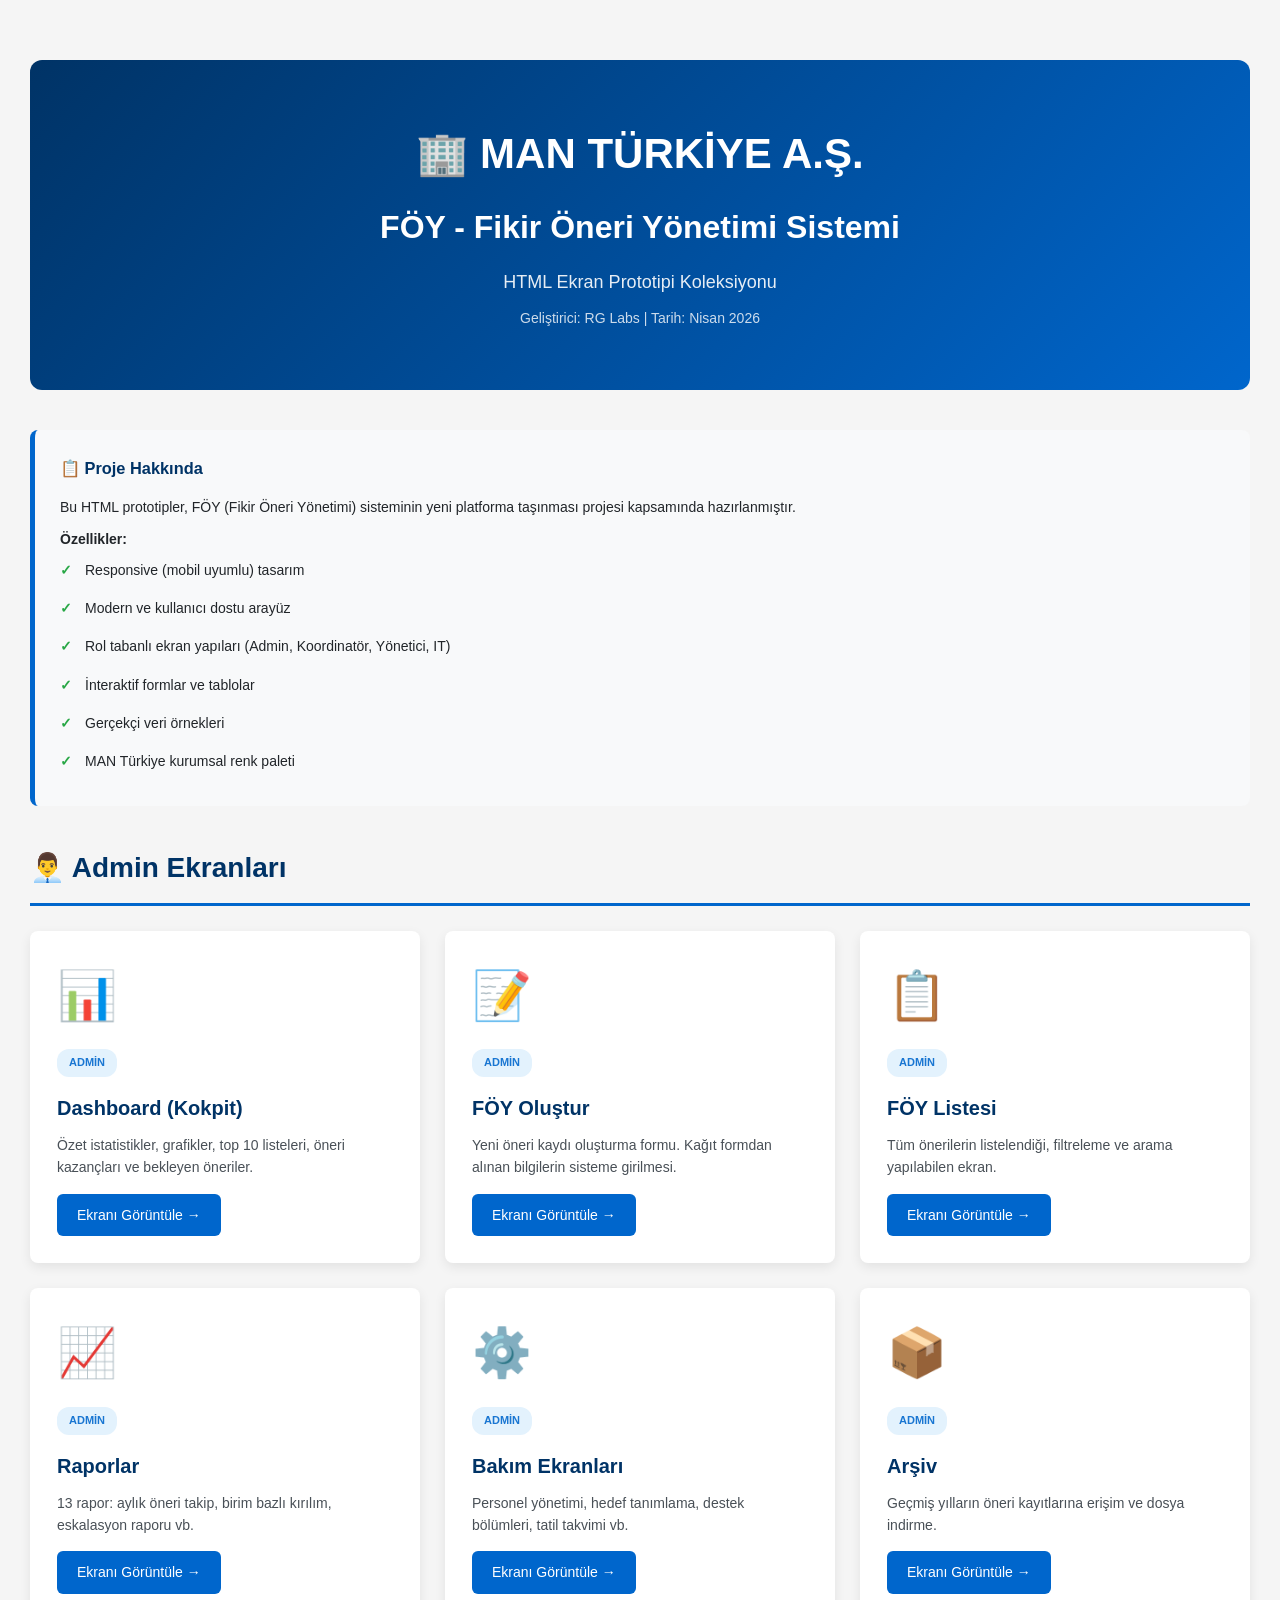
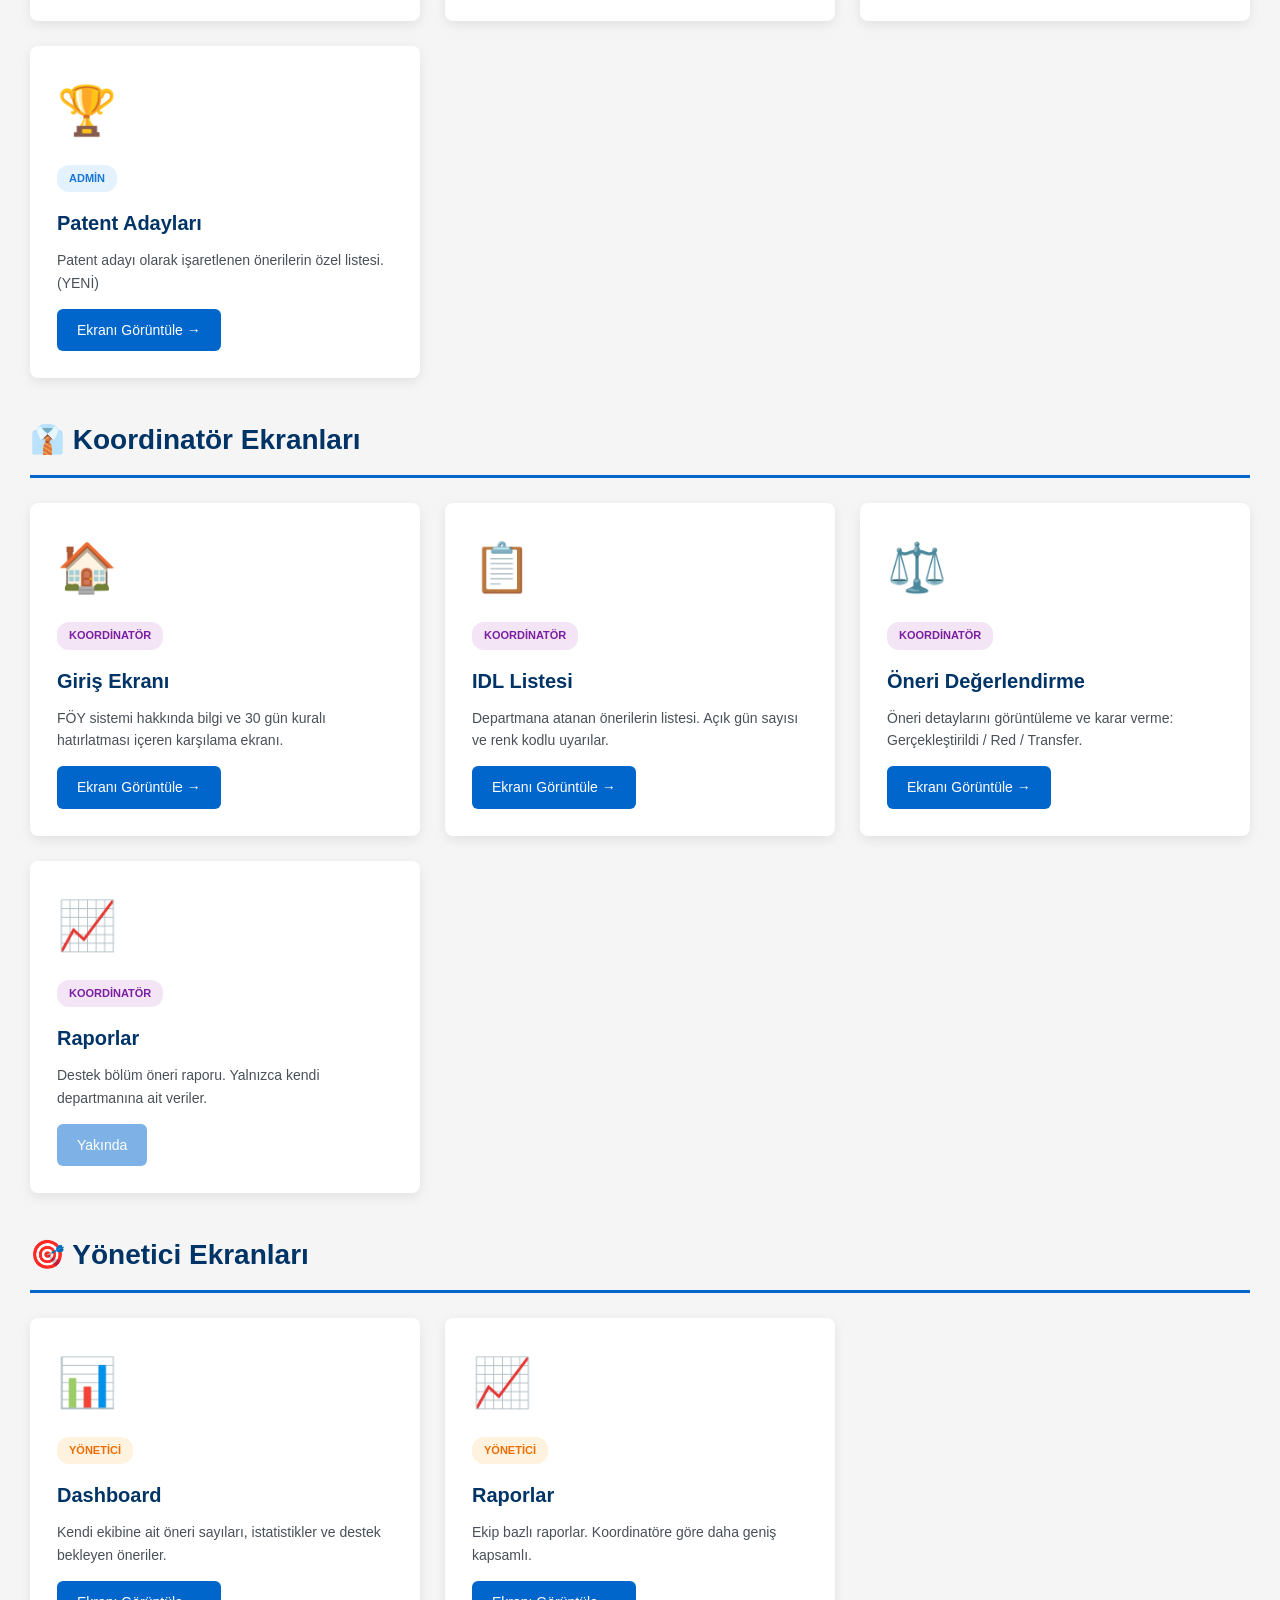
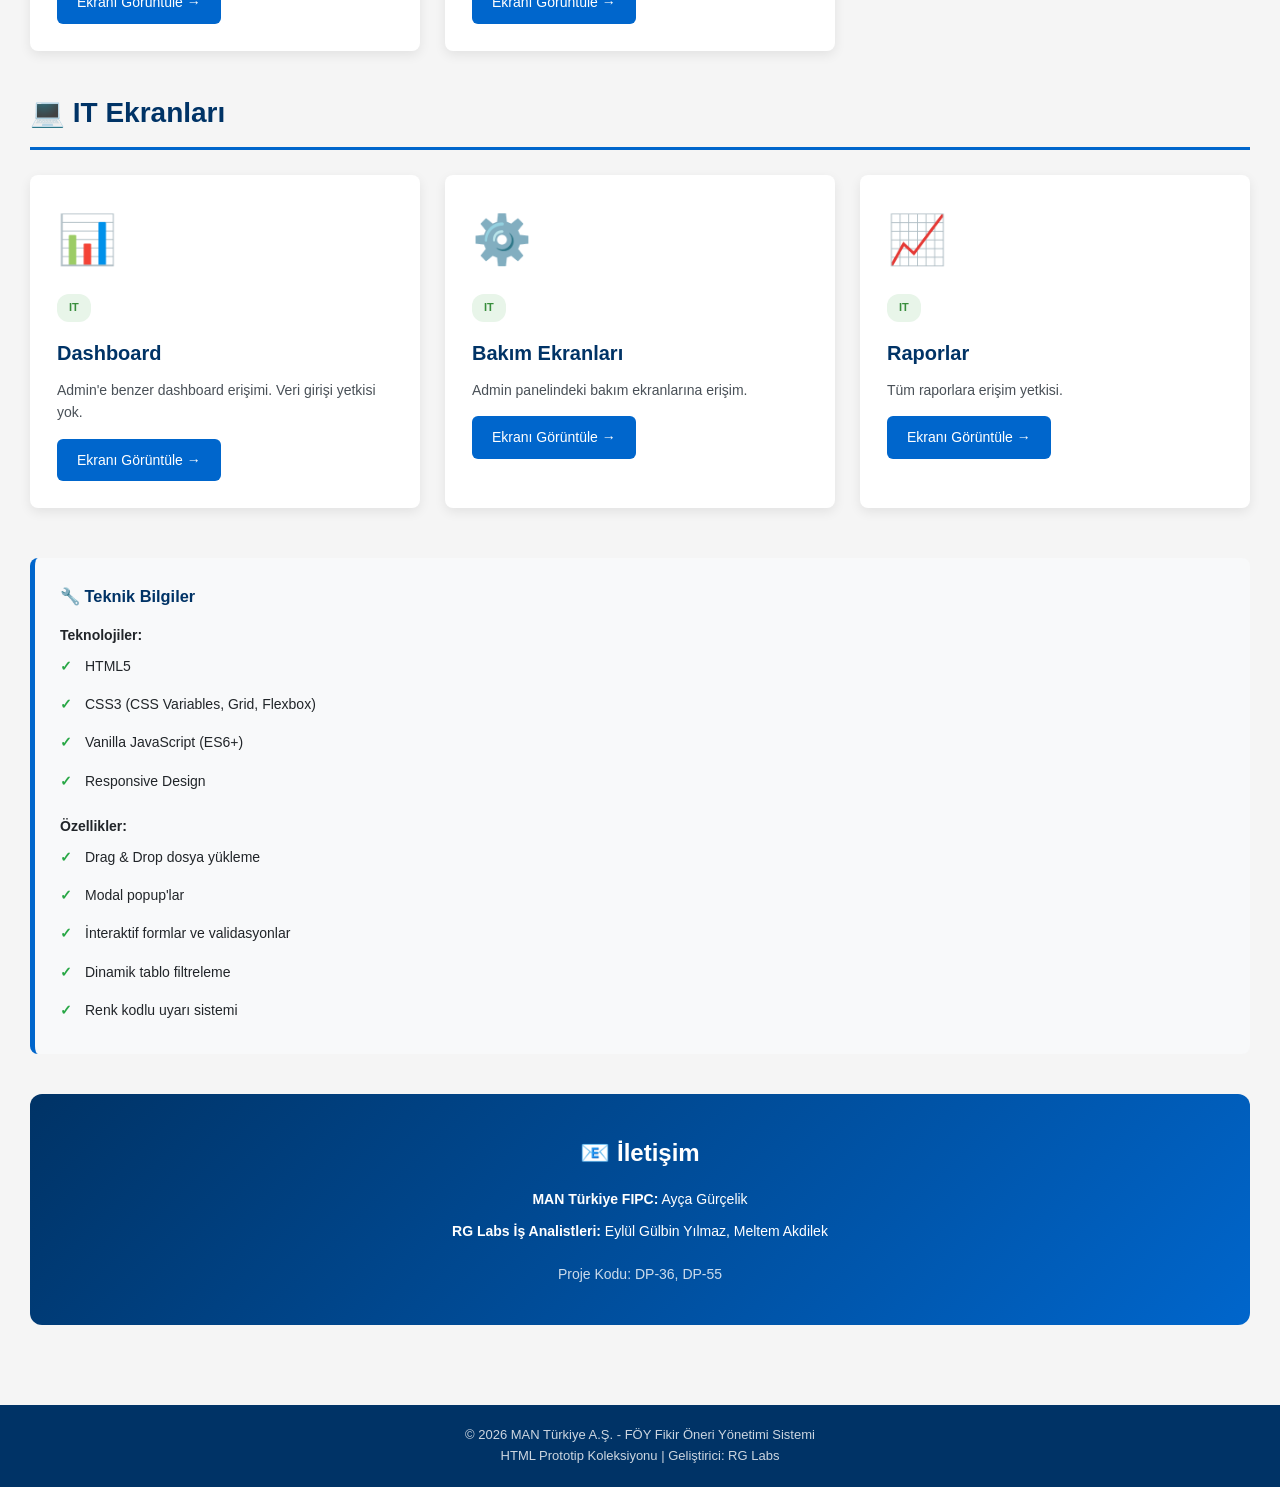
<file: index.html>
<!DOCTYPE html>
<html lang="tr">
<head>
    <meta charset="UTF-8">
    <meta name="viewport" content="width=device-width, initial-scale=1.0">
    <title>FÖY Sistemi - HTML Ekran Prototipler</title>
    <link rel="stylesheet" href="css/style.css">
    <style>
        .hero {
            background: linear-gradient(135deg, #003366 0%, #0066cc 100%);
            color: white;
            padding: 60px 30px;
            text-align: center;
            border-radius: 12px;
            margin-bottom: 40px;
        }

        .hero h1 {
            font-size: 42px;
            margin-bottom: 15px;
        }

        .hero p {
            font-size: 18px;
            opacity: 0.9;
        }

        .screens-grid {
            display: grid;
            grid-template-columns: repeat(auto-fill, minmax(320px, 1fr));
            gap: 25px;
            margin-bottom: 40px;
        }

        .screen-card {
            background: white;
            border-radius: 8px;
            padding: 25px;
            box-shadow: 0 4px 12px rgba(0,0,0,0.08);
            transition: all 0.3s;
            border: 2px solid transparent;
        }

        .screen-card:hover {
            transform: translateY(-8px);
            box-shadow: 0 8px 24px rgba(0,0,0,0.15);
            border-color: var(--secondary-color);
        }

        .screen-icon {
            font-size: 48px;
            margin-bottom: 15px;
        }

        .screen-title {
            font-size: 20px;
            font-weight: 600;
            color: var(--primary-color);
            margin-bottom: 10px;
        }

        .screen-desc {
            font-size: 14px;
            color: var(--dark-gray);
            margin-bottom: 15px;
            line-height: 1.6;
        }

        .screen-role {
            display: inline-block;
            padding: 5px 12px;
            border-radius: 12px;
            font-size: 11px;
            font-weight: 600;
            text-transform: uppercase;
            margin-bottom: 15px;
        }

        .role-admin {
            background-color: #e3f2fd;
            color: #1976d2;
        }

        .role-koordinator {
            background-color: #f3e5f5;
            color: #7b1fa2;
        }

        .role-yonetici {
            background-color: #fff3e0;
            color: #ef6c00;
        }

        .role-it {
            background-color: #e8f5e9;
            color: #388e3c;
        }

        .screen-link {
            display: inline-block;
            padding: 10px 20px;
            background-color: var(--secondary-color);
            color: white;
            text-decoration: none;
            border-radius: 6px;
            font-weight: 500;
            transition: background-color 0.3s;
        }

        .screen-link:hover {
            background-color: var(--primary-color);
        }

        .section-title {
            font-size: 28px;
            font-weight: 700;
            color: var(--primary-color);
            margin-bottom: 25px;
            padding-bottom: 12px;
            border-bottom: 3px solid var(--secondary-color);
        }

        .info-box {
            background: #f8f9fa;
            padding: 25px;
            border-radius: 8px;
            border-left: 5px solid var(--secondary-color);
            margin-bottom: 40px;
        }

        .info-box h3 {
            color: var(--primary-color);
            margin-bottom: 15px;
        }

        .info-box ul {
            list-style: none;
            padding-left: 0;
        }

        .info-box li {
            padding: 8px 0;
            padding-left: 25px;
            position: relative;
        }

        .info-box li::before {
            content: "✓";
            position: absolute;
            left: 0;
            color: var(--success-color);
            font-weight: bold;
        }
    </style>
</head>
<body>
    <main class="main-content" style="margin-top: 30px;">
        <!-- Hero Section -->
        <div class="hero">
            <h1>🏢 MAN TÜRKİYE A.Ş.</h1>
            <h2 style="font-size: 32px; margin-bottom: 15px;">FÖY - Fikir Öneri Yönetimi Sistemi</h2>
            <p>HTML Ekran Prototipi Koleksiyonu</p>
            <p style="font-size: 14px; margin-top: 10px; opacity: 0.8;">Geliştirici: RG Labs | Tarih: Nisan 2026</p>
        </div>

        <!-- Proje Bilgisi -->
        <div class="info-box">
            <h3>📋 Proje Hakkında</h3>
            <p>Bu HTML prototipler, FÖY (Fikir Öneri Yönetimi) sisteminin yeni platforma taşınması projesi kapsamında hazırlanmıştır.</p>
            <p style="margin-top: 10px;"><strong>Özellikler:</strong></p>
            <ul>
                <li>Responsive (mobil uyumlu) tasarım</li>
                <li>Modern ve kullanıcı dostu arayüz</li>
                <li>Rol tabanlı ekran yapıları (Admin, Koordinatör, Yönetici, IT)</li>
                <li>İnteraktif formlar ve tablolar</li>
                <li>Gerçekçi veri örnekleri</li>
                <li>MAN Türkiye kurumsal renk paleti</li>
            </ul>
        </div>

        <!-- Admin Ekranları -->
        <h2 class="section-title">👨‍💼 Admin Ekranları</h2>
        <div class="screens-grid">
            <div class="screen-card">
                <div class="screen-icon">📊</div>
                <span class="screen-role role-admin">Admin</span>
                <h3 class="screen-title">Dashboard (Kokpit)</h3>
                <p class="screen-desc">
                    Özet istatistikler, grafikler, top 10 listeleri, öneri kazançları ve bekleyen öneriler.
                </p>
                <a href="admin/dashboard.html" class="screen-link">Ekranı Görüntüle →</a>
            </div>

            <div class="screen-card">
                <div class="screen-icon">📝</div>
                <span class="screen-role role-admin">Admin</span>
                <h3 class="screen-title">FÖY Oluştur</h3>
                <p class="screen-desc">
                    Yeni öneri kaydı oluşturma formu. Kağıt formdan alınan bilgilerin sisteme girilmesi.
                </p>
                <a href="admin/foy-olustur.html" class="screen-link">Ekranı Görüntüle →</a>
            </div>

            <div class="screen-card">
                <div class="screen-icon">📋</div>
                <span class="screen-role role-admin">Admin</span>
                <h3 class="screen-title">FÖY Listesi</h3>
                <p class="screen-desc">
                    Tüm önerilerin listelendiği, filtreleme ve arama yapılabilen ekran.
                </p>
                <a href="admin/foy-listesi.html" class="screen-link">Ekranı Görüntüle →</a>
            </div>

            <div class="screen-card">
                <div class="screen-icon">📈</div>
                <span class="screen-role role-admin">Admin</span>
                <h3 class="screen-title">Raporlar</h3>
                <p class="screen-desc">
                    13 rapor: aylık öneri takip, birim bazlı kırılım, eskalasyon raporu vb.
                </p>
                <a href="admin/raporlar.html" class="screen-link">Ekranı Görüntüle →</a>
            </div>

            <div class="screen-card">
                <div class="screen-icon">⚙️</div>
                <span class="screen-role role-admin">Admin</span>
                <h3 class="screen-title">Bakım Ekranları</h3>
                <p class="screen-desc">
                    Personel yönetimi, hedef tanımlama, destek bölümleri, tatil takvimi vb.
                </p>
                <a href="admin/bakim.html" class="screen-link">Ekranı Görüntüle →</a>
            </div>

            <div class="screen-card">
                <div class="screen-icon">📦</div>
                <span class="screen-role role-admin">Admin</span>
                <h3 class="screen-title">Arşiv</h3>
                <p class="screen-desc">
                    Geçmiş yılların öneri kayıtlarına erişim ve dosya indirme.
                </p>
                <a href="admin/arsiv.html" class="screen-link">Ekranı Görüntüle →</a>
            </div>

            <div class="screen-card">
                <div class="screen-icon">🏆</div>
                <span class="screen-role role-admin">Admin</span>
                <h3 class="screen-title">Patent Adayları</h3>
                <p class="screen-desc">
                    Patent adayı olarak işaretlenen önerilerin özel listesi. (YENİ)
                </p>
                <a href="admin/patent-adaylari.html" class="screen-link">Ekranı Görüntüle →</a>
            </div>
        </div>

        <!-- Koordinatör Ekranları -->
        <h2 class="section-title">👔 Koordinatör Ekranları</h2>
        <div class="screens-grid">
            <div class="screen-card">
                <div class="screen-icon">🏠</div>
                <span class="screen-role role-koordinator">Koordinatör</span>
                <h3 class="screen-title">Giriş Ekranı</h3>
                <p class="screen-desc">
                    FÖY sistemi hakkında bilgi ve 30 gün kuralı hatırlatması içeren karşılama ekranı.
                </p>
                <a href="koordinator/giris.html" class="screen-link">Ekranı Görüntüle →</a>
            </div>

            <div class="screen-card">
                <div class="screen-icon">📋</div>
                <span class="screen-role role-koordinator">Koordinatör</span>
                <h3 class="screen-title">IDL Listesi</h3>
                <p class="screen-desc">
                    Departmana atanan önerilerin listesi. Açık gün sayısı ve renk kodlu uyarılar.
                </p>
                <a href="koordinator/idl-listesi.html" class="screen-link">Ekranı Görüntüle →</a>
            </div>

            <div class="screen-card">
                <div class="screen-icon">⚖️</div>
                <span class="screen-role role-koordinator">Koordinatör</span>
                <h3 class="screen-title">Öneri Değerlendirme</h3>
                <p class="screen-desc">
                    Öneri detaylarını görüntüleme ve karar verme: Gerçekleştirildi / Red / Transfer.
                </p>
                <a href="koordinator/degerlendirme.html" class="screen-link">Ekranı Görüntüle →</a>
            </div>

            <div class="screen-card">
                <div class="screen-icon">📈</div>
                <span class="screen-role role-koordinator">Koordinatör</span>
                <h3 class="screen-title">Raporlar</h3>
                <p class="screen-desc">
                    Destek bölüm öneri raporu. Yalnızca kendi departmanına ait veriler.
                </p>
                <a href="#" class="screen-link" style="opacity: 0.5; cursor: not-allowed;">Yakında</a>
            </div>
        </div>

        <!-- Yönetici Ekranları -->
        <h2 class="section-title">🎯 Yönetici Ekranları</h2>
        <div class="screens-grid">
            <div class="screen-card">
                <div class="screen-icon">📊</div>
                <span class="screen-role role-yonetici">Yönetici</span>
                <h3 class="screen-title">Dashboard</h3>
                <p class="screen-desc">
                    Kendi ekibine ait öneri sayıları, istatistikler ve destek bekleyen öneriler.
                </p>
                <a href="yonetici/dashboard.html" class="screen-link">Ekranı Görüntüle →</a>
            </div>

            <div class="screen-card">
                <div class="screen-icon">📈</div>
                <span class="screen-role role-yonetici">Yönetici</span>
                <h3 class="screen-title">Raporlar</h3>
                <p class="screen-desc">
                    Ekip bazlı raporlar. Koordinatöre göre daha geniş kapsamlı.
                </p>
                <a href="admin/raporlar.html" class="screen-link">Ekranı Görüntüle →</a>
            </div>
        </div>

        <!-- IT Ekranları -->
        <h2 class="section-title">💻 IT Ekranları</h2>
        <div class="screens-grid">
            <div class="screen-card">
                <div class="screen-icon">📊</div>
                <span class="screen-role role-it">IT</span>
                <h3 class="screen-title">Dashboard</h3>
                <p class="screen-desc">
                    Admin'e benzer dashboard erişimi. Veri girişi yetkisi yok.
                </p>
                <a href="it/dashboard.html" class="screen-link">Ekranı Görüntüle →</a>
            </div>

            <div class="screen-card">
                <div class="screen-icon">⚙️</div>
                <span class="screen-role role-it">IT</span>
                <h3 class="screen-title">Bakım Ekranları</h3>
                <p class="screen-desc">
                    Admin panelindeki bakım ekranlarına erişim.
                </p>
                <a href="admin/bakim.html" class="screen-link">Ekranı Görüntüle →</a>
            </div>

            <div class="screen-card">
                <div class="screen-icon">📈</div>
                <span class="screen-role role-it">IT</span>
                <h3 class="screen-title">Raporlar</h3>
                <p class="screen-desc">
                    Tüm raporlara erişim yetkisi.
                </p>
                <a href="admin/raporlar.html" class="screen-link">Ekranı Görüntüle →</a>
            </div>
        </div>

        <!-- Teknik Bilgiler -->
        <div class="info-box" style="margin-top: 50px;">
            <h3>🔧 Teknik Bilgiler</h3>
            <p><strong>Teknolojiler:</strong></p>
            <ul>
                <li>HTML5</li>
                <li>CSS3 (CSS Variables, Grid, Flexbox)</li>
                <li>Vanilla JavaScript (ES6+)</li>
                <li>Responsive Design</li>
            </ul>
            <p style="margin-top: 15px;"><strong>Özellikler:</strong></p>
            <ul>
                <li>Drag & Drop dosya yükleme</li>
                <li>Modal popup'lar</li>
                <li>İnteraktif formlar ve validasyonlar</li>
                <li>Dinamik tablo filtreleme</li>
                <li>Renk kodlu uyarı sistemi</li>
            </ul>
        </div>

        <!-- İletişim -->
        <div style="background: linear-gradient(135deg, #003366 0%, #0066cc 100%); color: white; padding: 40px; border-radius: 12px; text-align: center;">
            <h3 style="font-size: 24px; margin-bottom: 15px;">📧 İletişim</h3>
            <p style="margin-bottom: 10px;"><strong>MAN Türkiye FIPC:</strong> Ayça Gürçelik</p>
            <p style="margin-bottom: 10px;"><strong>RG Labs İş Analistleri:</strong> Eylül Gülbin Yılmaz, Meltem Akdilek</p>
            <p style="margin-top: 20px; font-size: 14px; opacity: 0.8;">Proje Kodu: DP-36, DP-55</p>
        </div>
    </main>

    <!-- Footer -->
    <footer class="footer">
        <p>&copy; 2026 MAN Türkiye A.Ş. - FÖY Fikir Öneri Yönetimi Sistemi</p>
        <p>HTML Prototip Koleksiyonu | Geliştirici: RG Labs</p>
    </footer>
</body>
</html>
</file>
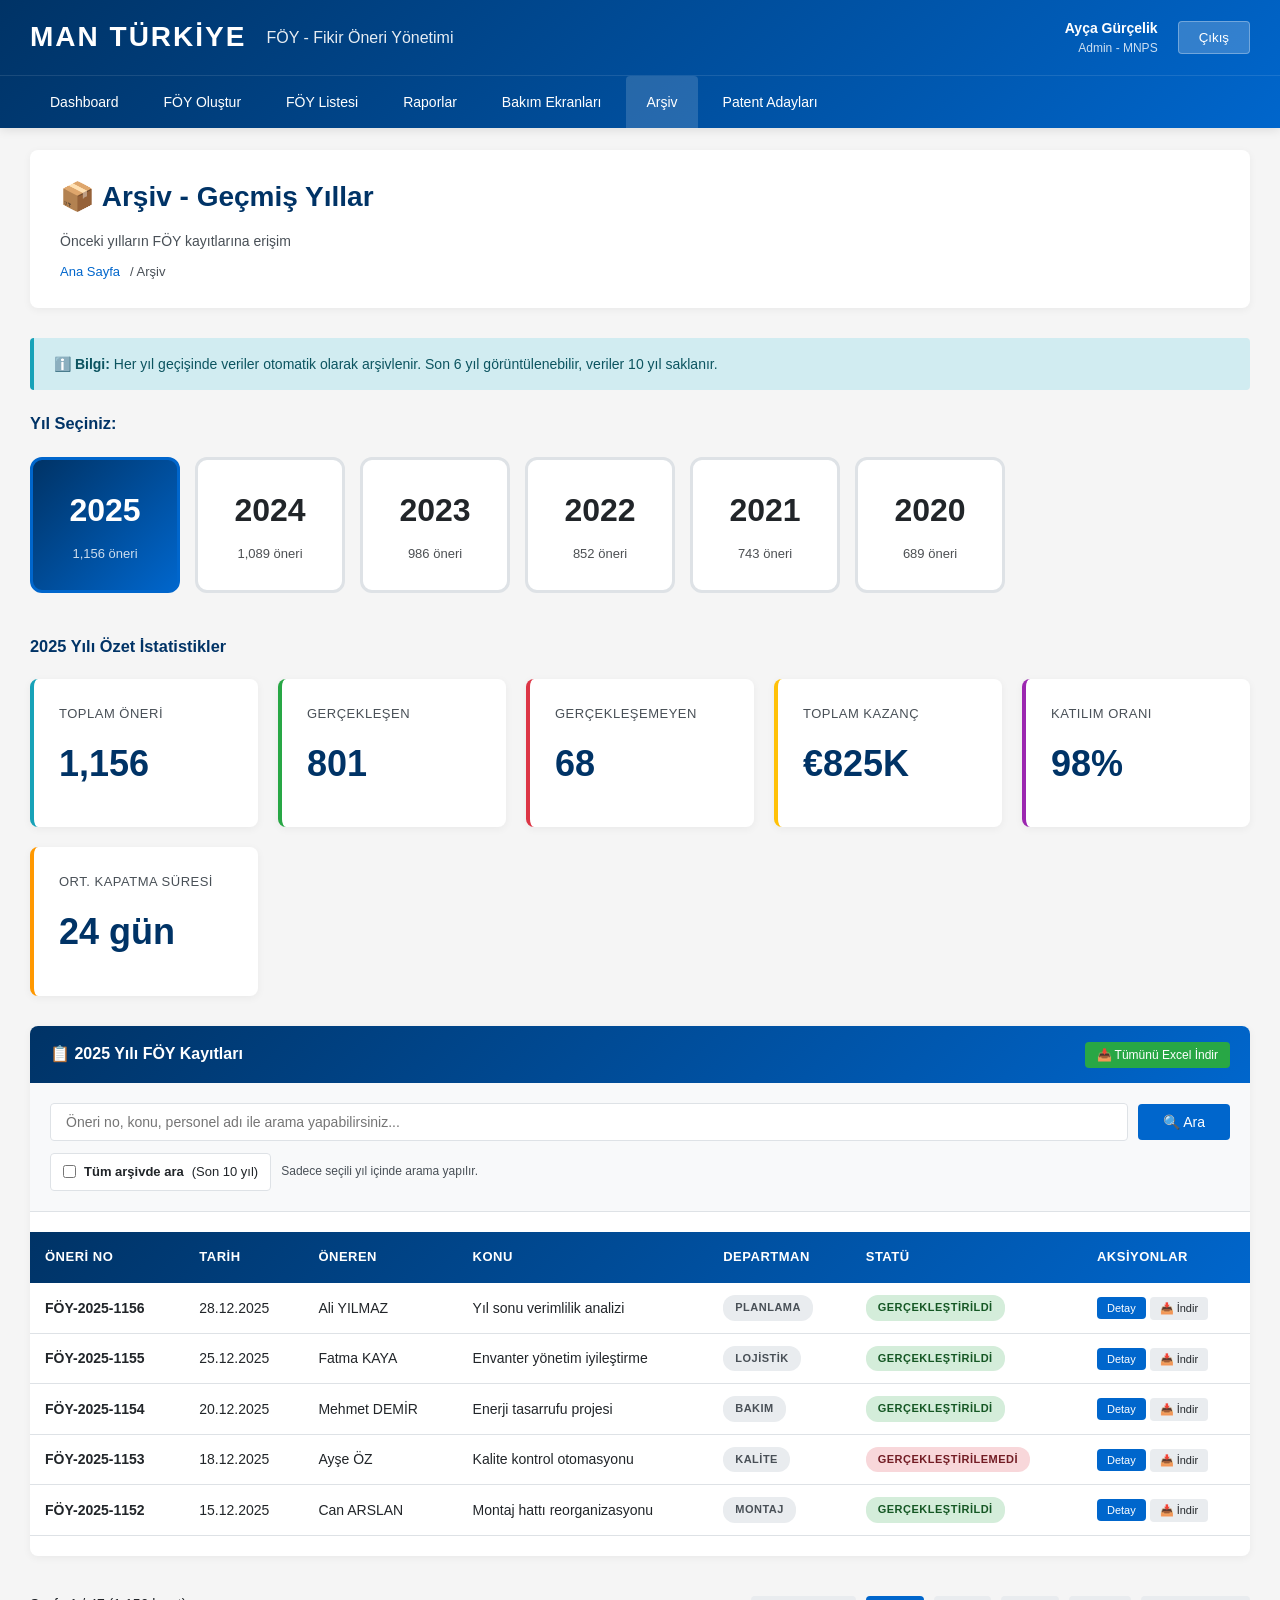
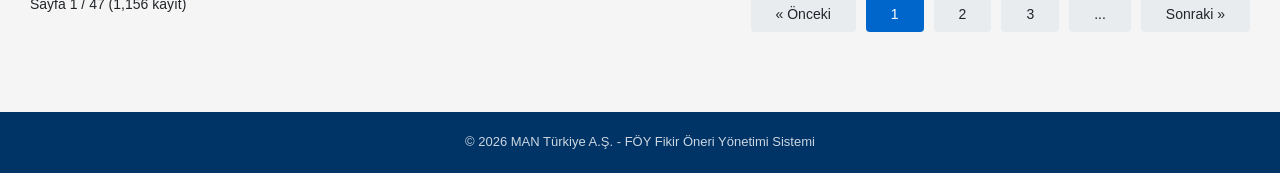
<file: admin/arsiv.html>
<!DOCTYPE html>
<html lang="tr">
<head>
    <meta charset="UTF-8">
    <meta name="viewport" content="width=device-width, initial-scale=1.0">
    <title>Arşiv - FÖY Sistemi</title>
    <link rel="stylesheet" href="../css/style.css">
    <style>
        .year-selector {
            display: flex;
            gap: 15px;
            margin-bottom: 30px;
            flex-wrap: wrap;
        }

        .year-card {
            background: white;
            border: 3px solid var(--border-color);
            border-radius: 12px;
            padding: 25px 35px;
            cursor: pointer;
            transition: all 0.3s;
            text-align: center;
            min-width: 150px;
        }

        .year-card:hover {
            transform: translateY(-5px);
            box-shadow: 0 8px 20px rgba(0,0,0,0.12);
            border-color: var(--secondary-color);
        }

        .year-card.active {
            background: linear-gradient(135deg, var(--primary-color) 0%, var(--secondary-color) 100%);
            color: white;
            border-color: var(--secondary-color);
        }

        .year-number {
            font-size: 32px;
            font-weight: 700;
            margin-bottom: 8px;
        }

        .year-stats {
            font-size: 13px;
            opacity: 0.8;
        }

        .archive-stats {
            display: grid;
            grid-template-columns: repeat(auto-fit, minmax(200px, 1fr));
            gap: 20px;
            margin-bottom: 30px;
        }
    </style>
</head>
<body>
    <header class="header">
        <div class="header-top">
            <div class="logo-section">
                <div class="logo">MAN TÜRKİYE</div>
                <div class="system-title">FÖY - Fikir Öneri Yönetimi</div>
            </div>
            <div class="user-section">
                <div class="user-info">
                    <div class="user-name">Ayça Gürçelik</div>
                    <div class="user-role">Admin - MNPS</div>
                </div>
                <button class="logout-btn">Çıkış</button>
            </div>
        </div>
        <nav class="navigation">
            <ul class="nav-menu">
                <li><a href="dashboard.html">Dashboard</a></li>
                <li><a href="foy-olustur.html">FÖY Oluştur</a></li>
                <li><a href="foy-listesi.html">FÖY Listesi</a></li>
                <li><a href="raporlar.html">Raporlar</a></li>
                <li><a href="bakim.html">Bakım Ekranları</a></li>
                <li><a href="arsiv.html" class="active">Arşiv</a></li>
                <li><a href="patent-adaylari.html">Patent Adayları</a></li>
            </ul>
        </nav>
    </header>

    <main class="main-content">
        <div class="page-header">
            <h1 class="page-title">📦 Arşiv - Geçmiş Yıllar</h1>
            <p class="page-description">Önceki yılların FÖY kayıtlarına erişim</p>
            <div class="breadcrumb">
                <a href="dashboard.html">Ana Sayfa</a> / Arşiv
            </div>
        </div>

        <div class="alert alert-info">
            <strong>ℹ️ Bilgi:</strong> Her yıl geçişinde veriler otomatik olarak arşivlenir. Son 6 yıl görüntülenebilir, veriler 10 yıl saklanır.
        </div>

        <h3 style="margin-bottom: 20px; color: var(--primary-color);">Yıl Seçiniz:</h3>
        <div class="year-selector">
            <div class="year-card active" data-year="2025">
                <div class="year-number">2025</div>
                <div class="year-stats">1,156 öneri</div>
            </div>
            <div class="year-card" data-year="2024">
                <div class="year-number">2024</div>
                <div class="year-stats">1,089 öneri</div>
            </div>
            <div class="year-card" data-year="2023">
                <div class="year-number">2023</div>
                <div class="year-stats">986 öneri</div>
            </div>
            <div class="year-card" data-year="2022">
                <div class="year-number">2022</div>
                <div class="year-stats">852 öneri</div>
            </div>
            <div class="year-card" data-year="2021">
                <div class="year-number">2021</div>
                <div class="year-stats">743 öneri</div>
            </div>
            <div class="year-card" data-year="2020">
                <div class="year-number">2020</div>
                <div class="year-stats">689 öneri</div>
            </div>
        </div>

        <h3 style="margin: 40px 0 20px; color: var(--primary-color);">2025 Yılı Özet İstatistikler</h3>
        <div class="archive-stats">
            <div class="stat-card info">
                <div class="stat-label">Toplam Öneri</div>
                <div class="stat-value">1,156</div>
            </div>
            <div class="stat-card success">
                <div class="stat-label">Gerçekleşen</div>
                <div class="stat-value">801</div>
            </div>
            <div class="stat-card danger">
                <div class="stat-label">Gerçekleşemeyen</div>
                <div class="stat-value">68</div>
            </div>
            <div class="stat-card warning">
                <div class="stat-label">Toplam Kazanç</div>
                <div class="stat-value">€825K</div>
            </div>
            <div class="stat-card" style="border-left-color: #9c27b0;">
                <div class="stat-label">Katılım Oranı</div>
                <div class="stat-value">98%</div>
            </div>
            <div class="stat-card" style="border-left-color: #ff9800;">
                <div class="stat-label">Ort. Kapatma Süresi</div>
                <div class="stat-value">24 gün</div>
            </div>
        </div>

        <div class="card">
            <div class="card-header">
                📋 2025 Yılı FÖY Kayıtları
                <div>
                    <button class="btn btn-success" style="font-size: 12px; padding: 6px 12px;">📥 Tümünü Excel İndir</button>
                </div>
            </div>
            <div class="card-body" style="padding: 0;">
                <div style="padding: 20px; background-color: #f8f9fa; border-bottom: 1px solid var(--border-color);">
                    <div style="display: flex; gap: 10px; align-items: center; margin-bottom: 12px;">
                        <input type="text" class="form-control" id="arsivArama" placeholder="Öneri no, konu, personel adı ile arama yapabilirsiniz..." style="flex: 1;">
                        <button class="btn btn-primary" style="white-space: nowrap;">🔍 Ara</button>
                    </div>
                    <div style="display: flex; align-items: center; gap: 10px;">
                        <label style="margin: 0; display: flex; align-items: center; gap: 8px; font-size: 13px; cursor: pointer; background: white; padding: 8px 12px; border-radius: 4px; border: 1px solid var(--border-color);">
                            <input type="checkbox" id="tumArsivArama" style="margin: 0; cursor: pointer;">
                            <strong>Tüm arşivde ara</strong> (Son 10 yıl)
                        </label>
                        <div class="form-help" style="margin: 0;">
                            <span id="aramaAciklama">Sadece seçili yıl içinde arama yapılır.</span>
                        </div>
                    </div>
                </div>
                <div class="table-container">
                    <table>
                        <thead>
                            <tr>
                                <th>Öneri No</th>
                                <th>Tarih</th>
                                <th>Öneren</th>
                                <th>Konu</th>
                                <th>Departman</th>
                                <th>Statü</th>
                                <th>Aksiyonlar</th>
                            </tr>
                        </thead>
                        <tbody>
                            <tr>
                                <td><strong>FÖY-2025-1156</strong></td>
                                <td>28.12.2025</td>
                                <td>Ali YILMAZ</td>
                                <td>Yıl sonu verimlilik analizi</td>
                                <td><span class="badge badge-secondary">Planlama</span></td>
                                <td><span class="badge badge-success">Gerçekleştirildi</span></td>
                                <td>
                                    <button class="btn btn-primary" style="font-size: 11px; padding: 5px 10px;">Detay</button>
                                    <button class="btn btn-secondary" style="font-size: 11px; padding: 5px 10px;">📥 İndir</button>
                                </td>
                            </tr>
                            <tr>
                                <td><strong>FÖY-2025-1155</strong></td>
                                <td>25.12.2025</td>
                                <td>Fatma KAYA</td>
                                <td>Envanter yönetim iyileştirme</td>
                                <td><span class="badge badge-secondary">Lojistik</span></td>
                                <td><span class="badge badge-success">Gerçekleştirildi</span></td>
                                <td>
                                    <button class="btn btn-primary" style="font-size: 11px; padding: 5px 10px;">Detay</button>
                                    <button class="btn btn-secondary" style="font-size: 11px; padding: 5px 10px;">📥 İndir</button>
                                </td>
                            </tr>
                            <tr>
                                <td><strong>FÖY-2025-1154</strong></td>
                                <td>20.12.2025</td>
                                <td>Mehmet DEMİR</td>
                                <td>Enerji tasarrufu projesi</td>
                                <td><span class="badge badge-secondary">Bakım</span></td>
                                <td><span class="badge badge-success">Gerçekleştirildi</span></td>
                                <td>
                                    <button class="btn btn-primary" style="font-size: 11px; padding: 5px 10px;">Detay</button>
                                    <button class="btn btn-secondary" style="font-size: 11px; padding: 5px 10px;">📥 İndir</button>
                                </td>
                            </tr>
                            <tr>
                                <td><strong>FÖY-2025-1153</strong></td>
                                <td>18.12.2025</td>
                                <td>Ayşe ÖZ</td>
                                <td>Kalite kontrol otomasyonu</td>
                                <td><span class="badge badge-secondary">Kalite</span></td>
                                <td><span class="badge badge-danger">Gerçekleştirilemedi</span></td>
                                <td>
                                    <button class="btn btn-primary" style="font-size: 11px; padding: 5px 10px;">Detay</button>
                                    <button class="btn btn-secondary" style="font-size: 11px; padding: 5px 10px;">📥 İndir</button>
                                </td>
                            </tr>
                            <tr>
                                <td><strong>FÖY-2025-1152</strong></td>
                                <td>15.12.2025</td>
                                <td>Can ARSLAN</td>
                                <td>Montaj hattı reorganizasyonu</td>
                                <td><span class="badge badge-secondary">Montaj</span></td>
                                <td><span class="badge badge-success">Gerçekleştirildi</span></td>
                                <td>
                                    <button class="btn btn-primary" style="font-size: 11px; padding: 5px 10px;">Detay</button>
                                    <button class="btn btn-secondary" style="font-size: 11px; padding: 5px 10px;">📥 İndir</button>
                                </td>
                            </tr>
                        </tbody>
                    </table>
                </div>
            </div>
        </div>

        <div style="display: flex; justify-content: space-between; align-items: center; margin-top: 20px;">
            <div>Sayfa 1 / 47 (1,156 kayıt)</div>
            <div class="btn-group">
                <button class="btn btn-secondary" disabled>« Önceki</button>
                <button class="btn btn-primary">1</button>
                <button class="btn btn-secondary">2</button>
                <button class="btn btn-secondary">3</button>
                <button class="btn btn-secondary">...</button>
                <button class="btn btn-secondary">Sonraki »</button>
            </div>
        </div>
    </main>

    <footer class="footer">
        <p>&copy; 2026 MAN Türkiye A.Ş. - FÖY Fikir Öneri Yönetimi Sistemi</p>
    </footer>

    <script>
        document.querySelectorAll('.year-card').forEach(card => {
            card.addEventListener('click', function() {
                document.querySelectorAll('.year-card').forEach(c => c.classList.remove('active'));
                this.classList.add('active');
                const year = this.getAttribute('data-year');
                alert(`${year} yılı verileri yükleniyor...`);
            });
        });

        // Tüm arşivde ara checkbox kontrolü
        document.getElementById('tumArsivArama').addEventListener('change', function() {
            const aciklama = document.getElementById('aramaAciklama');
            if (this.checked) {
                aciklama.textContent = 'Tüm yıllar (son 10 yıl) içinde arama yapılacaktır.';
                aciklama.style.color = 'var(--warning-color)';
                aciklama.style.fontWeight = 'bold';
            } else {
                aciklama.textContent = 'Sadece seçili yıl içinde arama yapılır.';
                aciklama.style.color = '';
                aciklama.style.fontWeight = '';
            }
        });
    </script>
</body>
</html>
</file>
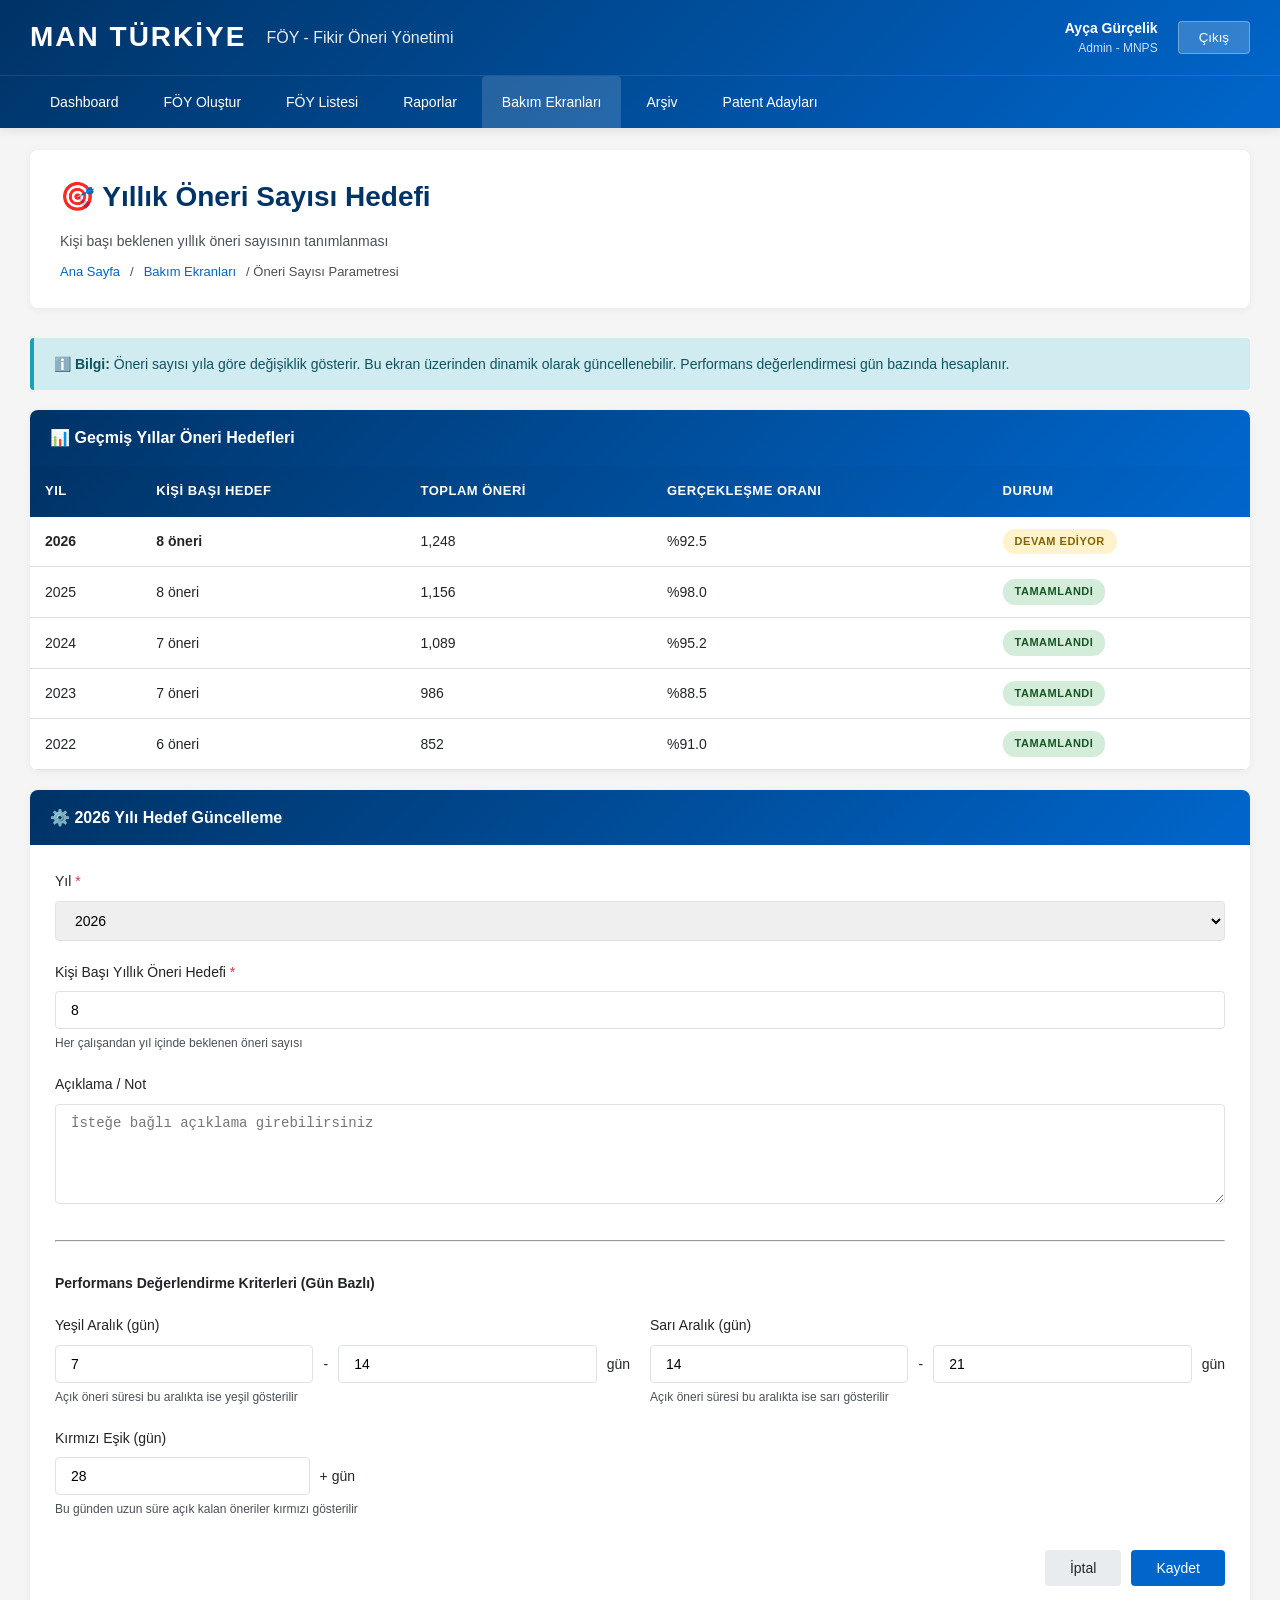
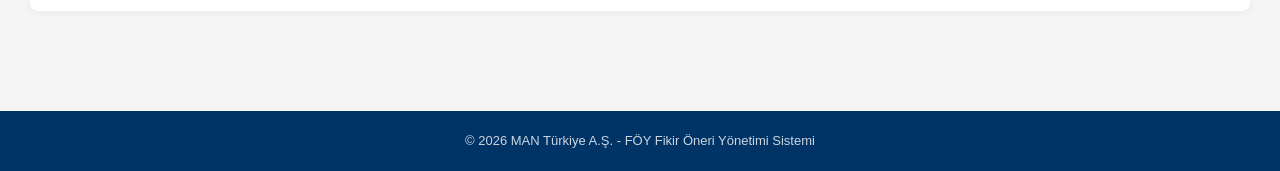
<file: admin/bakim-oneri-sayisi.html>
<!DOCTYPE html>
<html lang="tr">
<head>
    <meta charset="UTF-8">
    <title>Öneri Sayısı Parametresi - FÖY</title>
    <link rel="stylesheet" href="../css/style.css">
</head>
<body>
    <header class="header">
        <div class="header-top">
            <div class="logo-section">
                <div class="logo">MAN TÜRKİYE</div>
                <div class="system-title">FÖY - Fikir Öneri Yönetimi</div>
            </div>
            <div class="user-section">
                <div class="user-info">
                    <div class="user-name">Ayça Gürçelik</div>
                    <div class="user-role">Admin - MNPS</div>
                </div>
                <button class="logout-btn">Çıkış</button>
            </div>
        </div>
        <nav class="navigation">
            <ul class="nav-menu">
                <li><a href="dashboard.html">Dashboard</a></li>
                <li><a href="foy-olustur.html">FÖY Oluştur</a></li>
                <li><a href="foy-listesi.html">FÖY Listesi</a></li>
                <li><a href="raporlar.html">Raporlar</a></li>
                <li><a href="bakim.html" class="active">Bakım Ekranları</a></li>
                <li><a href="arsiv.html">Arşiv</a></li>
                <li><a href="patent-adaylari.html">Patent Adayları</a></li>
            </ul>
        </nav>
    </header>

    <main class="main-content">
        <div class="page-header">
            <h1 class="page-title">🎯 Yıllık Öneri Sayısı Hedefi</h1>
            <p class="page-description">Kişi başı beklenen yıllık öneri sayısının tanımlanması</p>
            <div class="breadcrumb">
                <a href="dashboard.html">Ana Sayfa</a> / <a href="bakim.html">Bakım Ekranları</a> / Öneri Sayısı Parametresi
            </div>
        </div>

        <div class="alert alert-info">
            <strong>ℹ️ Bilgi:</strong> Öneri sayısı yıla göre değişiklik gösterir. Bu ekran üzerinden dinamik olarak güncellenebilir. Performans değerlendirmesi gün bazında hesaplanır.
        </div>

        <div class="card">
            <div class="card-header">
                📊 Geçmiş Yıllar Öneri Hedefleri
            </div>
            <div class="card-body" style="padding: 0;">
                <table>
                    <thead>
                        <tr>
                            <th>Yıl</th>
                            <th>Kişi Başı Hedef</th>
                            <th>Toplam Öneri</th>
                            <th>Gerçekleşme Oranı</th>
                            <th>Durum</th>
                        </tr>
                    </thead>
                    <tbody>
                        <tr>
                            <td><strong>2026</strong></td>
                            <td><strong>8 öneri</strong></td>
                            <td>1,248</td>
                            <td>%92.5</td>
                            <td><span class="badge badge-warning">Devam Ediyor</span></td>
                        </tr>
                        <tr>
                            <td>2025</td>
                            <td>8 öneri</td>
                            <td>1,156</td>
                            <td>%98.0</td>
                            <td><span class="badge badge-success">Tamamlandı</span></td>
                        </tr>
                        <tr>
                            <td>2024</td>
                            <td>7 öneri</td>
                            <td>1,089</td>
                            <td>%95.2</td>
                            <td><span class="badge badge-success">Tamamlandı</span></td>
                        </tr>
                        <tr>
                            <td>2023</td>
                            <td>7 öneri</td>
                            <td>986</td>
                            <td>%88.5</td>
                            <td><span class="badge badge-success">Tamamlandı</span></td>
                        </tr>
                        <tr>
                            <td>2022</td>
                            <td>6 öneri</td>
                            <td>852</td>
                            <td>%91.0</td>
                            <td><span class="badge badge-success">Tamamlandı</span></td>
                        </tr>
                    </tbody>
                </table>
            </div>
        </div>

        <div class="card">
            <div class="card-header">
                ⚙️ 2026 Yılı Hedef Güncelleme
            </div>
            <div class="card-body">
                <form id="hedefForm">
                    <div class="form-group">
                        <label class="form-label required">Yıl</label>
                        <select class="form-control" id="yil" required>
                            <option value="2026" selected>2026</option>
                            <option value="2027">2027</option>
                            <option value="2028">2028</option>
                        </select>
                    </div>

                    <div class="form-group">
                        <label class="form-label required">Kişi Başı Yıllık Öneri Hedefi</label>
                        <input type="number" class="form-control" id="hedefSayi" value="8" min="1" max="20" required>
                        <div class="form-help">Her çalışandan yıl içinde beklenen öneri sayısı</div>
                    </div>

                    <div class="form-group">
                        <label class="form-label">Açıklama / Not</label>
                        <textarea class="form-control" rows="3" placeholder="İsteğe bağlı açıklama girebilirsiniz"></textarea>
                    </div>

                    <hr style="margin: 30px 0;">

                    <h4 style="margin-bottom: 20px;">Performans Değerlendirme Kriterleri (Gün Bazlı)</h4>

                    <div class="form-row">
                        <div class="form-group">
                            <label class="form-label">Yeşil Aralık (gün)</label>
                            <div style="display: flex; gap: 10px; align-items: center;">
                                <input type="number" class="form-control" value="7" min="1" max="30" style="flex: 1;">
                                <span>-</span>
                                <input type="number" class="form-control" value="14" min="1" max="30" style="flex: 1;">
                                <span>gün</span>
                            </div>
                            <div class="form-help">Açık öneri süresi bu aralıkta ise yeşil gösterilir</div>
                        </div>

                        <div class="form-group">
                            <label class="form-label">Sarı Aralık (gün)</label>
                            <div style="display: flex; gap: 10px; align-items: center;">
                                <input type="number" class="form-control" value="14" min="1" max="30" style="flex: 1;">
                                <span>-</span>
                                <input type="number" class="form-control" value="21" min="1" max="30" style="flex: 1;">
                                <span>gün</span>
                            </div>
                            <div class="form-help">Açık öneri süresi bu aralıkta ise sarı gösterilir</div>
                        </div>
                    </div>

                    <div class="form-group">
                        <label class="form-label">Kırmızı Eşik (gün)</label>
                        <div style="display: flex; gap: 10px; align-items: center; max-width: 300px;">
                            <input type="number" class="form-control" value="28" min="1" max="60" style="flex: 1;">
                            <span>+ gün</span>
                        </div>
                        <div class="form-help">Bu günden uzun süre açık kalan öneriler kırmızı gösterilir</div>
                    </div>

                    <div class="btn-group" style="justify-content: flex-end; margin-top: 30px;">
                        <button type="button" class="btn btn-secondary" onclick="window.location.href='bakim.html'">İptal</button>
                        <button type="submit" class="btn btn-primary">Kaydet</button>
                    </div>
                </form>
            </div>
        </div>
    </main>

    <footer class="footer">
        <p>&copy; 2026 MAN Türkiye A.Ş. - FÖY Fikir Öneri Yönetimi Sistemi</p>
    </footer>

    <script>
        document.getElementById('hedefForm').addEventListener('submit', function(e) {
            e.preventDefault();
            const yil = document.getElementById('yil').value;
            const hedef = document.getElementById('hedefSayi').value;

            if (confirm(`${yil} yılı için kişi başı öneri hedefi ${hedef} olarak güncellenecek. Onaylıyor musunuz?`)) {
                alert('✅ Hedef başarıyla güncellendi!');
                window.location.href = 'bakim.html';
            }
        });
    </script>
</body>
</html>
</file>
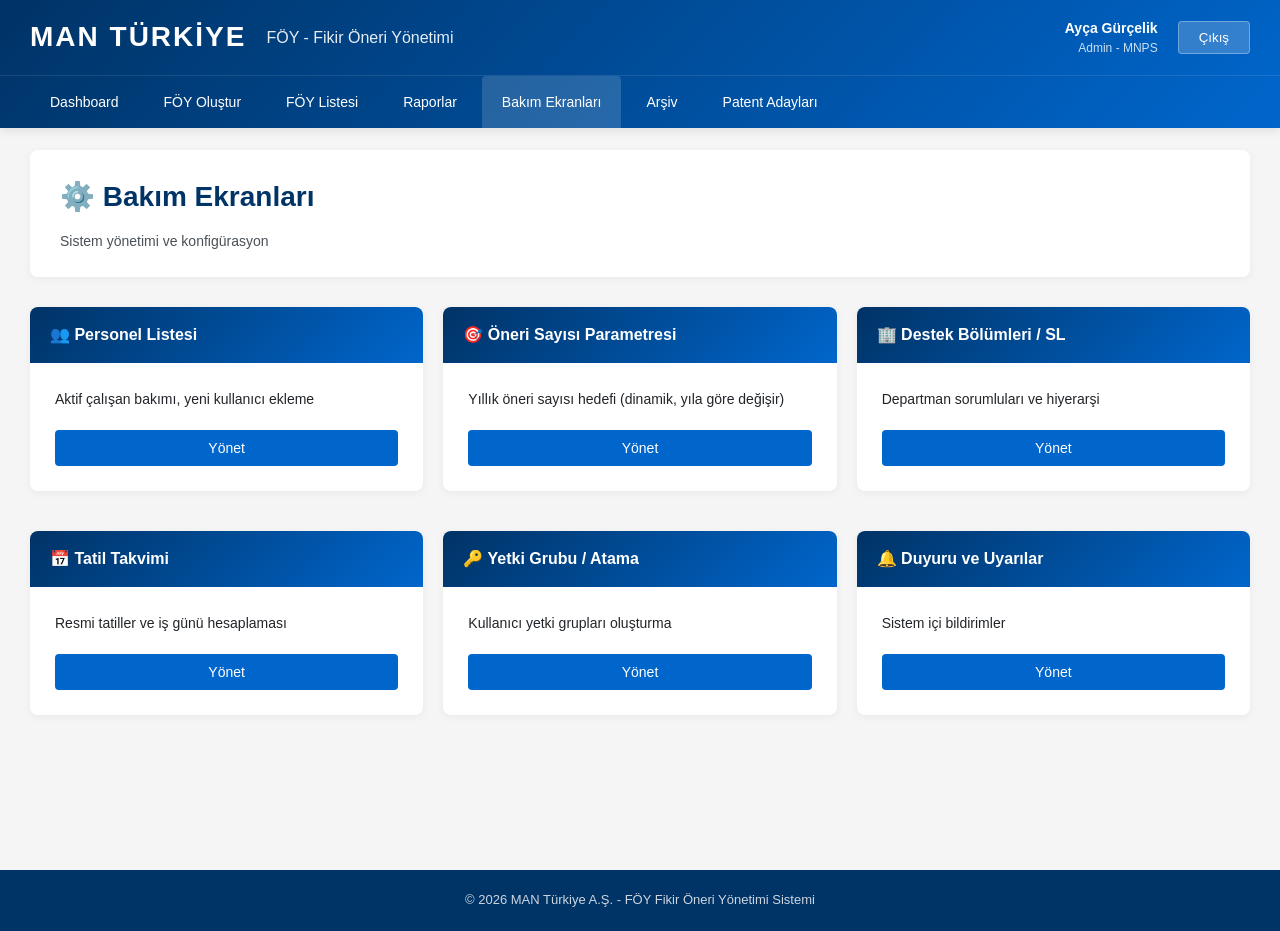
<file: admin/bakim.html>
<!DOCTYPE html>
<html lang="tr">
<head>
    <meta charset="UTF-8">
    <title>Bakım Ekranları - FÖY</title>
    <link rel="stylesheet" href="../css/style.css">
</head>
<body>
    <header class="header">
        <div class="header-top">
            <div class="logo-section">
                <div class="logo">MAN TÜRKİYE</div>
                <div class="system-title">FÖY - Fikir Öneri Yönetimi</div>
            </div>
            <div class="user-section">
                <div class="user-info">
                    <div class="user-name">Ayça Gürçelik</div>
                    <div class="user-role">Admin - MNPS</div>
                </div>
                <button class="logout-btn">Çıkış</button>
            </div>
        </div>
        <nav class="navigation">
            <ul class="nav-menu">
                <li><a href="dashboard.html">Dashboard</a></li>
                <li><a href="foy-olustur.html">FÖY Oluştur</a></li>
                <li><a href="foy-listesi.html">FÖY Listesi</a></li>
                <li><a href="raporlar.html">Raporlar</a></li>
                <li><a href="bakim.html" class="active">Bakım Ekranları</a></li>
                <li><a href="arsiv.html">Arşiv</a></li>
                <li><a href="patent-adaylari.html">Patent Adayları</a></li>
            </ul>
        </nav>
    </header>

    <main class="main-content">
        <div class="page-header">
            <h1 class="page-title">⚙️ Bakım Ekranları</h1>
            <p class="page-description">Sistem yönetimi ve konfigürasyon</p>
        </div>

        <div style="display: grid; grid-template-columns: repeat(auto-fill, minmax(300px, 1fr)); gap: 20px;">
            <div class="card">
                <div class="card-header">👥 Personel Listesi</div>
                <div class="card-body">
                    <p>Aktif çalışan bakımı, yeni kullanıcı ekleme</p>
                    <button class="btn btn-primary w-100 mt-20">Yönet</button>
                </div>
            </div>

            <div class="card">
                <div class="card-header">🎯 Öneri Sayısı Parametresi</div>
                <div class="card-body">
                    <p>Yıllık öneri sayısı hedefi (dinamik, yıla göre değişir)</p>
                    <button class="btn btn-primary w-100 mt-20" onclick="window.location.href='bakim-oneri-sayisi.html'">Yönet</button>
                </div>
            </div>

            <div class="card">
                <div class="card-header">🏢 Destek Bölümleri / SL</div>
                <div class="card-body">
                    <p>Departman sorumluları ve hiyerarşi</p>
                    <button class="btn btn-primary w-100 mt-20">Yönet</button>
                </div>
            </div>

            <div class="card">
                <div class="card-header">📅 Tatil Takvimi</div>
                <div class="card-body">
                    <p>Resmi tatiller ve iş günü hesaplaması</p>
                    <button class="btn btn-primary w-100 mt-20">Yönet</button>
                </div>
            </div>

            <div class="card">
                <div class="card-header">🔑 Yetki Grubu / Atama</div>
                <div class="card-body">
                    <p>Kullanıcı yetki grupları oluşturma</p>
                    <button class="btn btn-primary w-100 mt-20">Yönet</button>
                </div>
            </div>

            <div class="card">
                <div class="card-header">🔔 Duyuru ve Uyarılar</div>
                <div class="card-body">
                    <p>Sistem içi bildirimler</p>
                    <button class="btn btn-primary w-100 mt-20">Yönet</button>
                </div>
            </div>
        </div>
    </main>

    <footer class="footer">
        <p>&copy; 2026 MAN Türkiye A.Ş. - FÖY Fikir Öneri Yönetimi Sistemi</p>
    </footer>
</body>
</html>
</file>
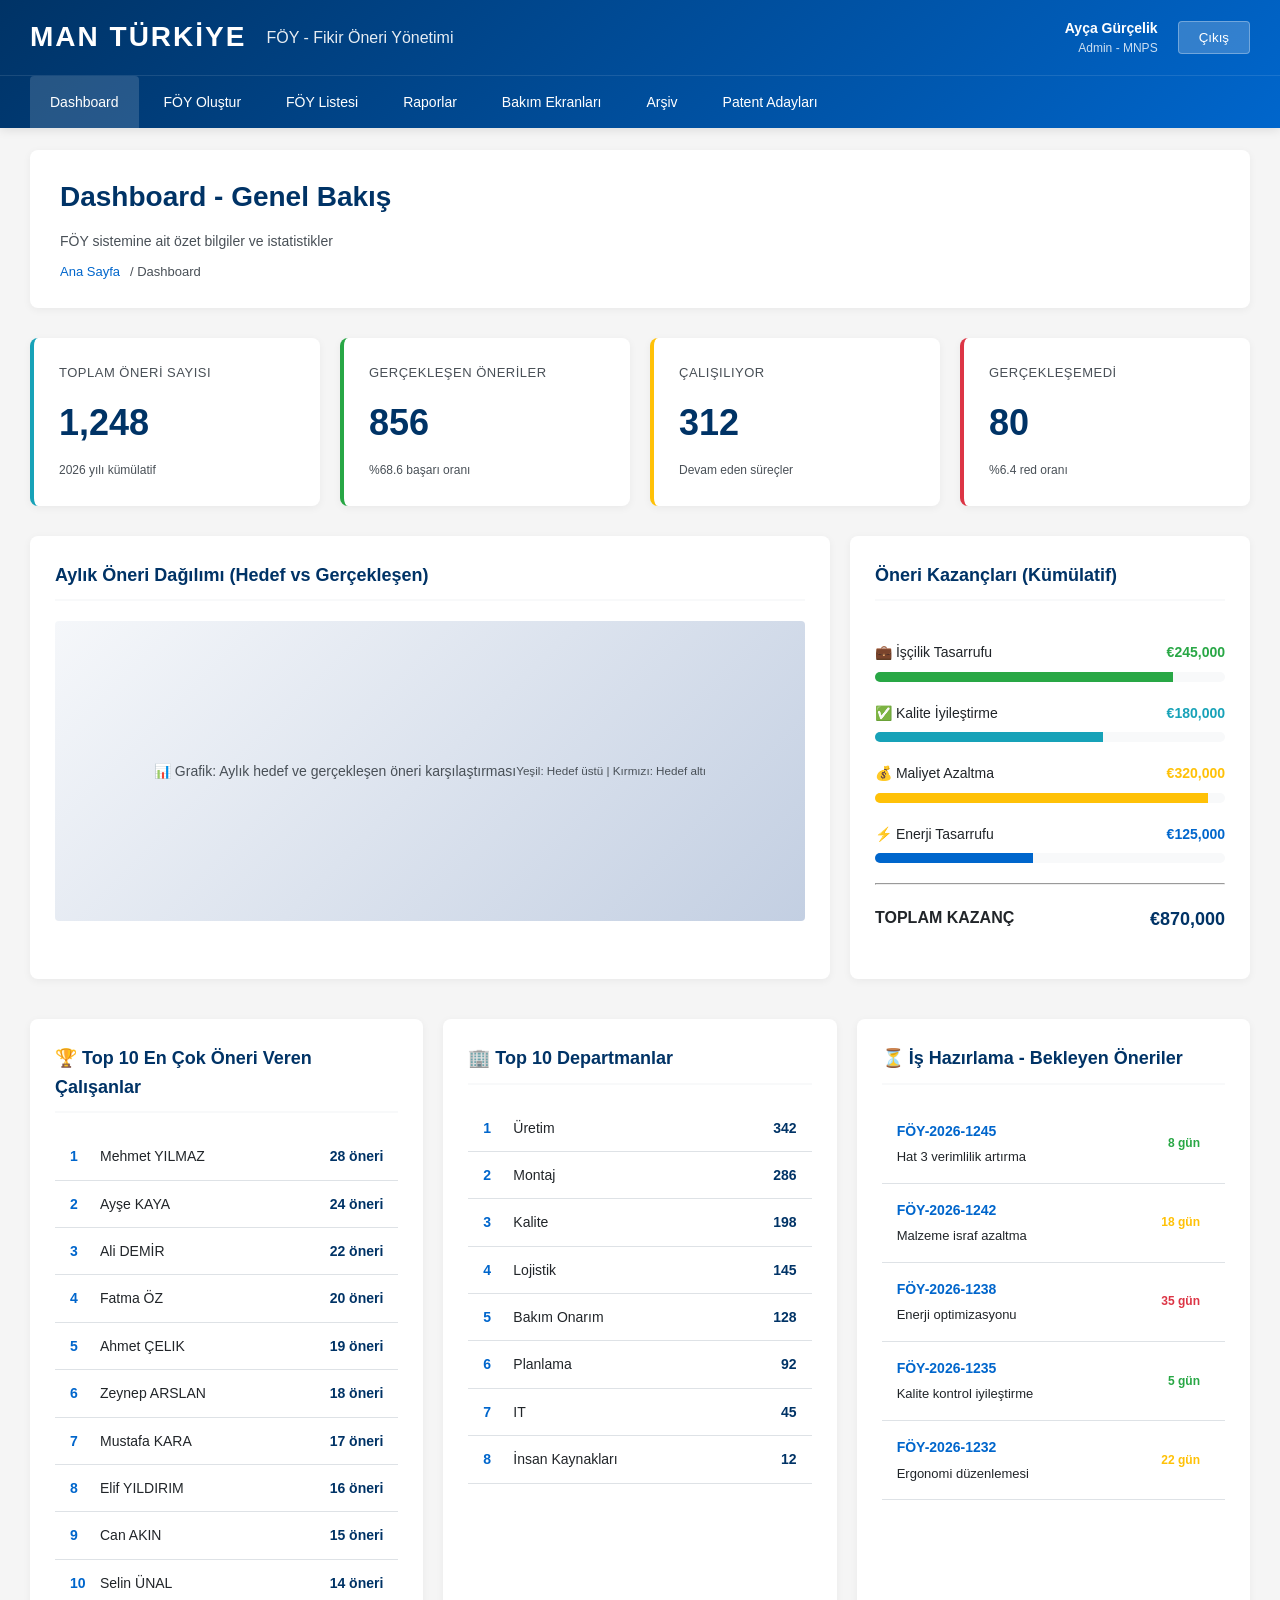
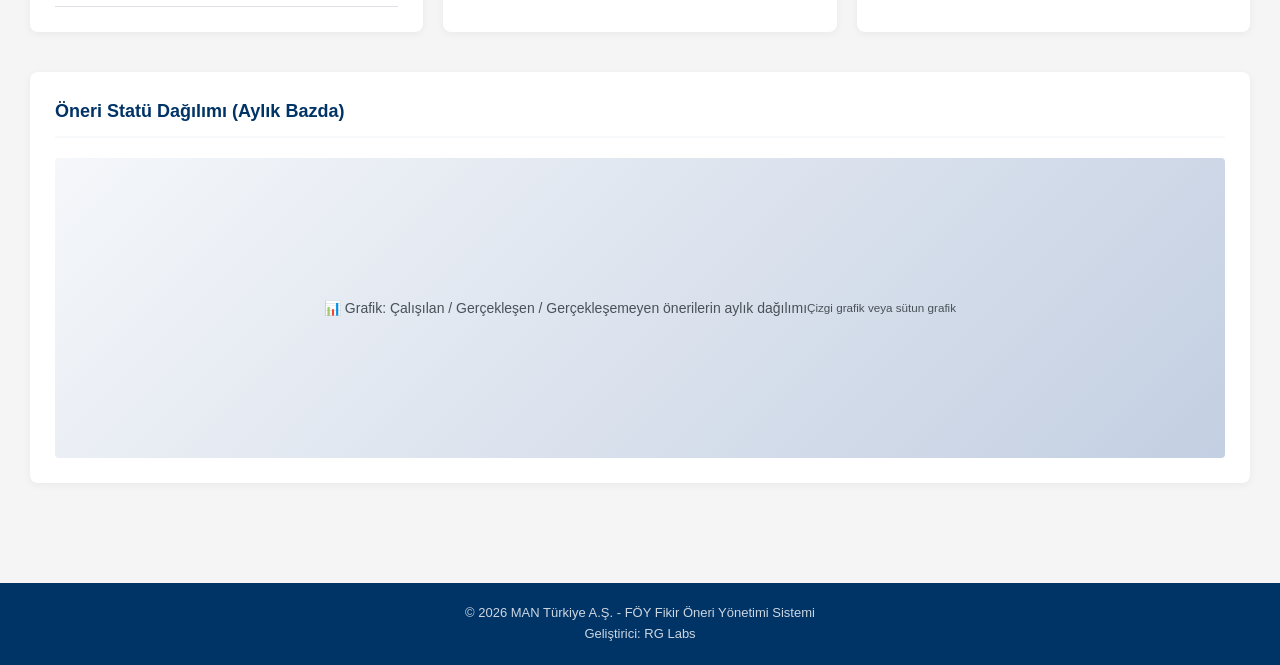
<file: admin/dashboard.html>
<!DOCTYPE html>
<html lang="tr">
<head>
    <meta charset="UTF-8">
    <meta name="viewport" content="width=device-width, initial-scale=1.0">
    <title>Admin Dashboard - FÖY Sistemi</title>
    <link rel="stylesheet" href="../css/style.css">
    <style>
        .chart-container {
            background: white;
            border-radius: 8px;
            padding: 25px;
            box-shadow: 0 2px 8px rgba(0,0,0,0.05);
            margin-bottom: 20px;
        }

        .chart-title {
            font-size: 18px;
            font-weight: 600;
            color: var(--primary-color);
            margin-bottom: 20px;
            padding-bottom: 10px;
            border-bottom: 2px solid var(--light-gray);
        }

        .chart-placeholder {
            height: 300px;
            background: linear-gradient(135deg, #f5f7fa 0%, #c3cfe2 100%);
            border-radius: 4px;
            display: flex;
            align-items: center;
            justify-content: center;
            color: var(--dark-gray);
            font-size: 14px;
        }

        .top-10-list {
            list-style: none;
        }

        .top-10-list li {
            display: flex;
            justify-content: space-between;
            padding: 12px 15px;
            border-bottom: 1px solid var(--border-color);
            transition: background-color 0.3s;
        }

        .top-10-list li:hover {
            background-color: var(--light-gray);
        }

        .rank {
            font-weight: 700;
            color: var(--secondary-color);
            width: 30px;
        }

        .name {
            flex: 1;
        }

        .count {
            font-weight: 600;
            color: var(--primary-color);
        }

        .pending-list {
            max-height: 400px;
            overflow-y: auto;
        }

        .pending-item {
            display: flex;
            justify-content: space-between;
            align-items: center;
            padding: 15px;
            border-bottom: 1px solid var(--border-color);
            transition: background-color 0.3s;
        }

        .pending-item:hover {
            background-color: var(--light-gray);
        }

        .pending-info {
            flex: 1;
        }

        .pending-number {
            font-weight: 600;
            color: var(--secondary-color);
            margin-bottom: 5px;
        }

        .pending-subject {
            font-size: 13px;
            color: var(--text-color);
        }

        .pending-days {
            padding: 5px 10px;
            border-radius: 4px;
            font-size: 12px;
            font-weight: 600;
        }
    </style>
</head>
<body>
    <!-- Header -->
    <header class="header">
        <div class="header-top">
            <div class="logo-section">
                <div class="logo">MAN TÜRKİYE</div>
                <div class="system-title">FÖY - Fikir Öneri Yönetimi</div>
            </div>
            <div class="user-section">
                <div class="user-info">
                    <div class="user-name">Ayça Gürçelik</div>
                    <div class="user-role">Admin - MNPS</div>
                </div>
                <button class="logout-btn">Çıkış</button>
            </div>
        </div>
        <nav class="navigation">
            <ul class="nav-menu">
                <li><a href="dashboard.html" class="active">Dashboard</a></li>
                <li><a href="foy-olustur.html">FÖY Oluştur</a></li>
                <li><a href="foy-listesi.html">FÖY Listesi</a></li>
                <li><a href="raporlar.html">Raporlar</a></li>
                <li><a href="bakim.html">Bakım Ekranları</a></li>
                <li><a href="arsiv.html">Arşiv</a></li>
                <li><a href="patent-adaylari.html">Patent Adayları</a></li>
            </ul>
        </nav>
    </header>

    <!-- Main Content -->
    <main class="main-content">
        <div class="page-header">
            <h1 class="page-title">Dashboard - Genel Bakış</h1>
            <p class="page-description">FÖY sistemine ait özet bilgiler ve istatistikler</p>
            <div class="breadcrumb">
                <a href="dashboard.html">Ana Sayfa</a> / Dashboard
            </div>
        </div>

        <!-- Stat Cards -->
        <div class="dashboard-grid">
            <div class="stat-card info">
                <div class="stat-label">Toplam Öneri Sayısı</div>
                <div class="stat-value">1,248</div>
                <div class="stat-description">2026 yılı kümülatif</div>
            </div>

            <div class="stat-card success">
                <div class="stat-label">Gerçekleşen Öneriler</div>
                <div class="stat-value">856</div>
                <div class="stat-description">%68.6 başarı oranı</div>
            </div>

            <div class="stat-card warning">
                <div class="stat-label">Çalışılıyor</div>
                <div class="stat-value">312</div>
                <div class="stat-description">Devam eden süreçler</div>
            </div>

            <div class="stat-card danger">
                <div class="stat-label">Gerçekleşemedi</div>
                <div class="stat-value">80</div>
                <div class="stat-description">%6.4 red oranı</div>
            </div>
        </div>

        <!-- Charts Row 1 -->
        <div style="display: grid; grid-template-columns: 2fr 1fr; gap: 20px; margin-bottom: 20px;">
            <!-- Aylık Öneri Grafiği -->
            <div class="chart-container">
                <h3 class="chart-title">Aylık Öneri Dağılımı (Hedef vs Gerçekleşen)</h3>
                <div class="chart-placeholder">
                    📊 Grafik: Aylık hedef ve gerçekleşen öneri karşılaştırması<br>
                    <small>Yeşil: Hedef üstü | Kırmızı: Hedef altı</small>
                </div>
            </div>

            <!-- Öneri Kazançları -->
            <div class="chart-container">
                <h3 class="chart-title">Öneri Kazançları (Kümülatif)</h3>
                <div style="padding: 20px 0;">
                    <div style="margin-bottom: 20px;">
                        <div style="display: flex; justify-content: space-between; margin-bottom: 8px;">
                            <span style="font-weight: 500;">💼 İşçilik Tasarrufu</span>
                            <span style="font-weight: 700; color: var(--success-color);">€245,000</span>
                        </div>
                        <div style="background-color: var(--light-gray); height: 10px; border-radius: 5px; overflow: hidden;">
                            <div style="width: 85%; height: 100%; background-color: var(--success-color);"></div>
                        </div>
                    </div>
                    <div style="margin-bottom: 20px;">
                        <div style="display: flex; justify-content: space-between; margin-bottom: 8px;">
                            <span style="font-weight: 500;">✅ Kalite İyileştirme</span>
                            <span style="font-weight: 700; color: var(--info-color);">€180,000</span>
                        </div>
                        <div style="background-color: var(--light-gray); height: 10px; border-radius: 5px; overflow: hidden;">
                            <div style="width: 65%; height: 100%; background-color: var(--info-color);"></div>
                        </div>
                    </div>
                    <div style="margin-bottom: 20px;">
                        <div style="display: flex; justify-content: space-between; margin-bottom: 8px;">
                            <span style="font-weight: 500;">💰 Maliyet Azaltma</span>
                            <span style="font-weight: 700; color: var(--warning-color);">€320,000</span>
                        </div>
                        <div style="background-color: var(--light-gray); height: 10px; border-radius: 5px; overflow: hidden;">
                            <div style="width: 95%; height: 100%; background-color: var(--warning-color);"></div>
                        </div>
                    </div>
                    <div style="margin-bottom: 20px;">
                        <div style="display: flex; justify-content: space-between; margin-bottom: 8px;">
                            <span style="font-weight: 500;">⚡ Enerji Tasarrufu</span>
                            <span style="font-weight: 700; color: var(--secondary-color);">€125,000</span>
                        </div>
                        <div style="background-color: var(--light-gray); height: 10px; border-radius: 5px; overflow: hidden;">
                            <div style="width: 45%; height: 100%; background-color: var(--secondary-color);"></div>
                        </div>
                    </div>
                    <hr style="margin: 20px 0;">
                    <div style="display: flex; justify-content: space-between;">
                        <span style="font-weight: 700; font-size: 16px;">TOPLAM KAZANÇ</span>
                        <span style="font-weight: 700; font-size: 18px; color: var(--primary-color);">€870,000</span>
                    </div>
                </div>
            </div>
        </div>

        <!-- Charts Row 2 -->
        <div style="display: grid; grid-template-columns: 1fr 1fr 1fr; gap: 20px; margin-bottom: 20px;">
            <!-- Top 10 Çalışanlar -->
            <div class="chart-container">
                <h3 class="chart-title">🏆 Top 10 En Çok Öneri Veren Çalışanlar</h3>
                <ul class="top-10-list">
                    <li>
                        <span class="rank">1</span>
                        <span class="name">Mehmet YILMAZ</span>
                        <span class="count">28 öneri</span>
                    </li>
                    <li>
                        <span class="rank">2</span>
                        <span class="name">Ayşe KAYA</span>
                        <span class="count">24 öneri</span>
                    </li>
                    <li>
                        <span class="rank">3</span>
                        <span class="name">Ali DEMİR</span>
                        <span class="count">22 öneri</span>
                    </li>
                    <li>
                        <span class="rank">4</span>
                        <span class="name">Fatma ÖZ</span>
                        <span class="count">20 öneri</span>
                    </li>
                    <li>
                        <span class="rank">5</span>
                        <span class="name">Ahmet ÇELIK</span>
                        <span class="count">19 öneri</span>
                    </li>
                    <li>
                        <span class="rank">6</span>
                        <span class="name">Zeynep ARSLAN</span>
                        <span class="count">18 öneri</span>
                    </li>
                    <li>
                        <span class="rank">7</span>
                        <span class="name">Mustafa KARA</span>
                        <span class="count">17 öneri</span>
                    </li>
                    <li>
                        <span class="rank">8</span>
                        <span class="name">Elif YILDIRIM</span>
                        <span class="count">16 öneri</span>
                    </li>
                    <li>
                        <span class="rank">9</span>
                        <span class="name">Can AKIN</span>
                        <span class="count">15 öneri</span>
                    </li>
                    <li>
                        <span class="rank">10</span>
                        <span class="name">Selin ÜNAL</span>
                        <span class="count">14 öneri</span>
                    </li>
                </ul>
            </div>

            <!-- Top 10 Departmanlar -->
            <div class="chart-container">
                <h3 class="chart-title">🏢 Top 10 Departmanlar</h3>
                <ul class="top-10-list">
                    <li>
                        <span class="rank">1</span>
                        <span class="name">Üretim</span>
                        <span class="count">342</span>
                    </li>
                    <li>
                        <span class="rank">2</span>
                        <span class="name">Montaj</span>
                        <span class="count">286</span>
                    </li>
                    <li>
                        <span class="rank">3</span>
                        <span class="name">Kalite</span>
                        <span class="count">198</span>
                    </li>
                    <li>
                        <span class="rank">4</span>
                        <span class="name">Lojistik</span>
                        <span class="count">145</span>
                    </li>
                    <li>
                        <span class="rank">5</span>
                        <span class="name">Bakım Onarım</span>
                        <span class="count">128</span>
                    </li>
                    <li>
                        <span class="rank">6</span>
                        <span class="name">Planlama</span>
                        <span class="count">92</span>
                    </li>
                    <li>
                        <span class="rank">7</span>
                        <span class="name">IT</span>
                        <span class="count">45</span>
                    </li>
                    <li>
                        <span class="rank">8</span>
                        <span class="name">İnsan Kaynakları</span>
                        <span class="count">12</span>
                    </li>
                </ul>
            </div>

            <!-- Bekleyen Öneriler -->
            <div class="chart-container">
                <h3 class="chart-title">⏳ İş Hazırlama - Bekleyen Öneriler</h3>
                <div class="pending-list">
                    <div class="pending-item">
                        <div class="pending-info">
                            <div class="pending-number">FÖY-2026-1245</div>
                            <div class="pending-subject">Hat 3 verimlilik artırma</div>
                        </div>
                        <span class="pending-days status-green">8 gün</span>
                    </div>
                    <div class="pending-item">
                        <div class="pending-info">
                            <div class="pending-number">FÖY-2026-1242</div>
                            <div class="pending-subject">Malzeme israf azaltma</div>
                        </div>
                        <span class="pending-days status-yellow">18 gün</span>
                    </div>
                    <div class="pending-item">
                        <div class="pending-info">
                            <div class="pending-number">FÖY-2026-1238</div>
                            <div class="pending-subject">Enerji optimizasyonu</div>
                        </div>
                        <span class="pending-days status-red">35 gün</span>
                    </div>
                    <div class="pending-item">
                        <div class="pending-info">
                            <div class="pending-number">FÖY-2026-1235</div>
                            <div class="pending-subject">Kalite kontrol iyileştirme</div>
                        </div>
                        <span class="pending-days status-green">5 gün</span>
                    </div>
                    <div class="pending-item">
                        <div class="pending-info">
                            <div class="pending-number">FÖY-2026-1232</div>
                            <div class="pending-subject">Ergonomi düzenlemesi</div>
                        </div>
                        <span class="pending-days status-yellow">22 gün</span>
                    </div>
                </div>
            </div>
        </div>

        <!-- Statü Dağılımı -->
        <div class="chart-container">
            <h3 class="chart-title">Öneri Statü Dağılımı (Aylık Bazda)</h3>
            <div class="chart-placeholder">
                📊 Grafik: Çalışılan / Gerçekleşen / Gerçekleşemeyen önerilerin aylık dağılımı<br>
                <small>Çizgi grafik veya sütun grafik</small>
            </div>
        </div>
    </main>

    <!-- Footer -->
    <footer class="footer">
        <p>&copy; 2026 MAN Türkiye A.Ş. - FÖY Fikir Öneri Yönetimi Sistemi</p>
        <p>Geliştirici: RG Labs</p>
    </footer>

    <script src="../js/main.js"></script>
</body>
</html>
</file>
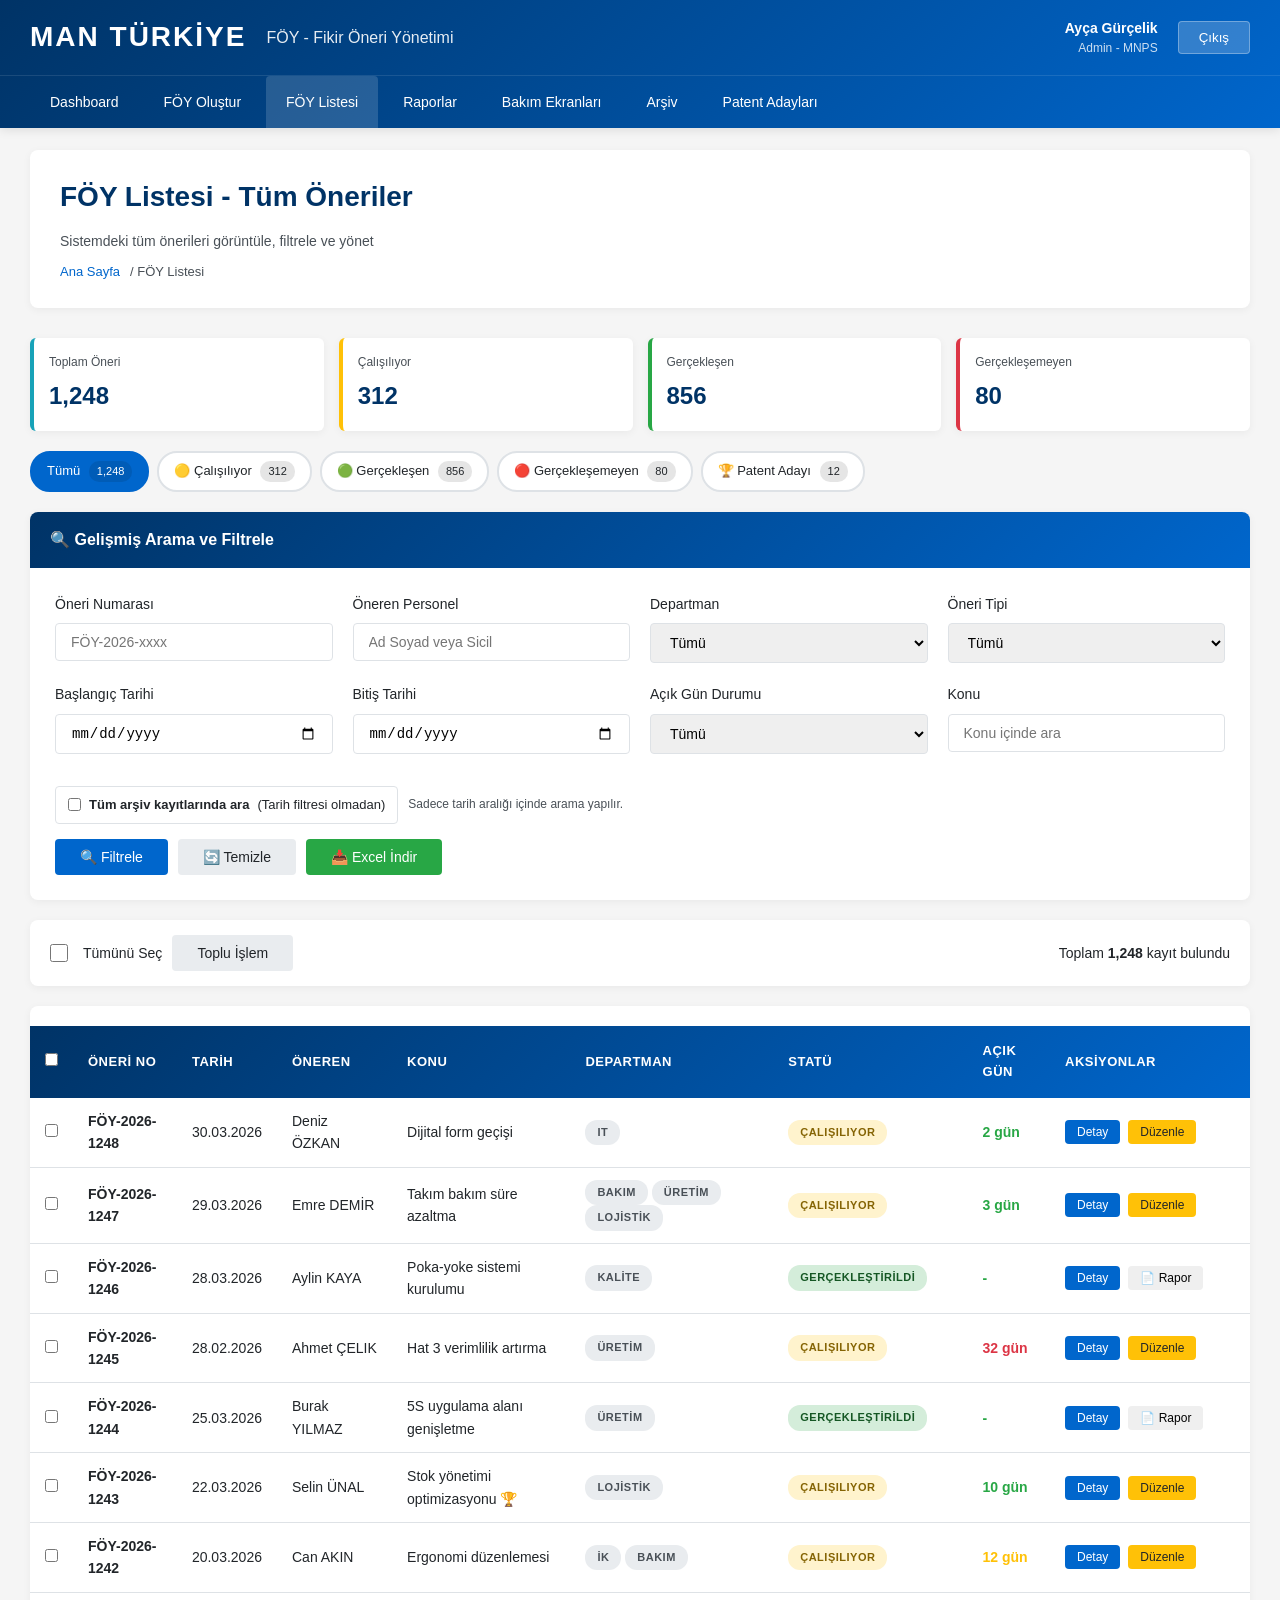
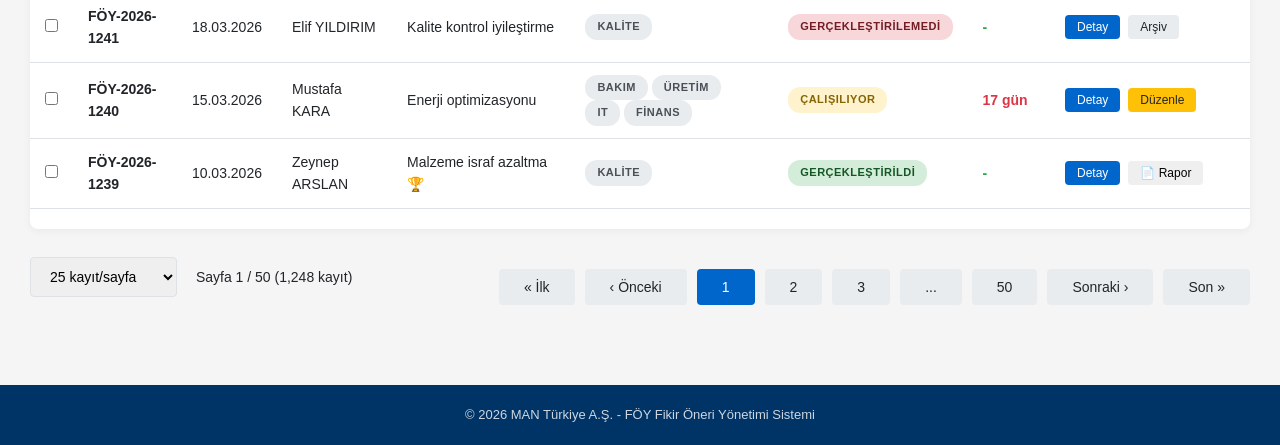
<file: admin/foy-listesi.html>
<!DOCTYPE html>
<html lang="tr">
<head>
    <meta charset="UTF-8">
    <meta name="viewport" content="width=device-width, initial-scale=1.0">
    <title>FÖY Listesi - FÖY Sistemi</title>
    <link rel="stylesheet" href="../css/style.css">
    <style>
        .quick-stats {
            display: grid;
            grid-template-columns: repeat(auto-fit, minmax(200px, 1fr));
            gap: 15px;
            margin-bottom: 20px;
        }

        .quick-stat {
            background: white;
            padding: 15px;
            border-radius: 6px;
            border-left: 4px solid var(--secondary-color);
            box-shadow: 0 2px 8px rgba(0,0,0,0.05);
        }

        .quick-stat-label {
            font-size: 12px;
            color: var(--dark-gray);
            margin-bottom: 5px;
        }

        .quick-stat-value {
            font-size: 24px;
            font-weight: 700;
            color: var(--primary-color);
        }

        .actions-toolbar {
            display: flex;
            justify-content: space-between;
            align-items: center;
            margin-bottom: 20px;
            background: white;
            padding: 15px 20px;
            border-radius: 8px;
            box-shadow: 0 2px 8px rgba(0,0,0,0.05);
        }

        .bulk-actions {
            display: flex;
            gap: 10px;
            align-items: center;
        }

        .status-filter {
            display: flex;
            gap: 8px;
            flex-wrap: wrap;
        }

        .filter-chip {
            padding: 8px 15px;
            border: 2px solid var(--border-color);
            border-radius: 20px;
            background: white;
            cursor: pointer;
            transition: all 0.3s;
            font-size: 13px;
            font-weight: 500;
        }

        .filter-chip:hover {
            border-color: var(--secondary-color);
        }

        .filter-chip.active {
            background: var(--secondary-color);
            color: white;
            border-color: var(--secondary-color);
        }

        .filter-chip .count {
            display: inline-block;
            margin-left: 5px;
            padding: 2px 8px;
            background: rgba(0,0,0,0.1);
            border-radius: 10px;
            font-size: 11px;
        }
    </style>
</head>
<body>
    <!-- Header -->
    <header class="header">
        <div class="header-top">
            <div class="logo-section">
                <div class="logo">MAN TÜRKİYE</div>
                <div class="system-title">FÖY - Fikir Öneri Yönetimi</div>
            </div>
            <div class="user-section">
                <div class="user-info">
                    <div class="user-name">Ayça Gürçelik</div>
                    <div class="user-role">Admin - MNPS</div>
                </div>
                <button class="logout-btn">Çıkış</button>
            </div>
        </div>
        <nav class="navigation">
            <ul class="nav-menu">
                <li><a href="dashboard.html">Dashboard</a></li>
                <li><a href="foy-olustur.html">FÖY Oluştur</a></li>
                <li><a href="foy-listesi.html" class="active">FÖY Listesi</a></li>
                <li><a href="raporlar.html">Raporlar</a></li>
                <li><a href="bakim.html">Bakım Ekranları</a></li>
                <li><a href="arsiv.html">Arşiv</a></li>
                <li><a href="patent-adaylari.html">Patent Adayları</a></li>
            </ul>
        </nav>
    </header>

    <!-- Main Content -->
    <main class="main-content">
        <div class="page-header">
            <h1 class="page-title">FÖY Listesi - Tüm Öneriler</h1>
            <p class="page-description">Sistemdeki tüm önerileri görüntüle, filtrele ve yönet</p>
            <div class="breadcrumb">
                <a href="dashboard.html">Ana Sayfa</a> / FÖY Listesi
            </div>
        </div>

        <!-- Quick Stats -->
        <div class="quick-stats">
            <div class="quick-stat" style="border-left-color: var(--info-color);">
                <div class="quick-stat-label">Toplam Öneri</div>
                <div class="quick-stat-value">1,248</div>
            </div>
            <div class="quick-stat" style="border-left-color: var(--warning-color);">
                <div class="quick-stat-label">Çalışılıyor</div>
                <div class="quick-stat-value">312</div>
            </div>
            <div class="quick-stat" style="border-left-color: var(--success-color);">
                <div class="quick-stat-label">Gerçekleşen</div>
                <div class="quick-stat-value">856</div>
            </div>
            <div class="quick-stat" style="border-left-color: var(--danger-color);">
                <div class="quick-stat-label">Gerçekleşemeyen</div>
                <div class="quick-stat-value">80</div>
            </div>
        </div>

        <!-- Status Filters -->
        <div class="status-filter">
            <div class="filter-chip active" data-status="all">
                Tümü <span class="count">1,248</span>
            </div>
            <div class="filter-chip" data-status="calisiliyor">
                🟡 Çalışılıyor <span class="count">312</span>
            </div>
            <div class="filter-chip" data-status="gerceklesen">
                🟢 Gerçekleşen <span class="count">856</span>
            </div>
            <div class="filter-chip" data-status="gerceklesemeyen">
                🔴 Gerçekleşemeyen <span class="count">80</span>
            </div>
            <div class="filter-chip" data-status="patent">
                🏆 Patent Adayı <span class="count">12</span>
            </div>
        </div>

        <!-- Advanced Filters -->
        <div class="card" style="margin-top: 20px;">
            <div class="card-header">
                🔍 Gelişmiş Arama ve Filtrele
            </div>
            <div class="card-body">
                <div class="form-row">
                    <div class="form-group">
                        <label class="form-label">Öneri Numarası</label>
                        <input type="text" class="form-control" placeholder="FÖY-2026-xxxx">
                    </div>
                    <div class="form-group">
                        <label class="form-label">Öneren Personel</label>
                        <input type="text" class="form-control" placeholder="Ad Soyad veya Sicil">
                    </div>
                    <div class="form-group">
                        <label class="form-label">Departman</label>
                        <select class="form-control">
                            <option value="">Tümü</option>
                            <option value="uretim">Üretim</option>
                            <option value="montaj">Montaj</option>
                            <option value="kalite">Kalite</option>
                            <option value="lojistik">Lojistik</option>
                            <option value="bakim">Bakım Onarım</option>
                        </select>
                    </div>
                    <div class="form-group">
                        <label class="form-label">Öneri Tipi</label>
                        <select class="form-control">
                            <option value="">Tümü</option>
                            <option value="verimlilik">Verimlilik Artırma</option>
                            <option value="maliyet">Maliyet Azaltma</option>
                            <option value="kalite">Kalite İyileştirme</option>
                            <option value="ergonomi">Ergonomi</option>
                            <option value="guvenlik">İş Güvenliği</option>
                        </select>
                    </div>
                </div>
                <div class="form-row">
                    <div class="form-group">
                        <label class="form-label">Başlangıç Tarihi</label>
                        <input type="date" class="form-control" id="baslangicTarihi">
                    </div>
                    <div class="form-group">
                        <label class="form-label">Bitiş Tarihi</label>
                        <input type="date" class="form-control" id="bitisTarihi">
                    </div>
                    <div class="form-group">
                        <label class="form-label">Açık Gün Durumu</label>
                        <select class="form-control">
                            <option value="">Tümü</option>
                            <option value="green">Normal (1-14 gün)</option>
                            <option value="yellow">Dikkat (15-21 gün)</option>
                            <option value="red">Kritik (22+ gün)</option>
                        </select>
                    </div>
                    <div class="form-group">
                        <label class="form-label">Konu</label>
                        <input type="text" class="form-control" placeholder="Konu içinde ara">
                    </div>
                </div>
                <div style="display: flex; align-items: center; gap: 10px; margin-top: 12px;">
                    <label style="margin: 0; display: flex; align-items: center; gap: 8px; font-size: 13px; cursor: pointer; background: white; padding: 8px 12px; border-radius: 4px; border: 1px solid var(--border-color);">
                        <input type="checkbox" id="tumKayitlardaAra" style="margin: 0; cursor: pointer;">
                        <strong>Tüm arşiv kayıtlarında ara</strong> (Tarih filtresi olmadan)
                    </label>
                    <div class="form-help" style="margin: 0;">
                        <span id="tarihFiltreAciklama">Sadece tarih aralığı içinde arama yapılır.</span>
                    </div>
                </div>
                <div class="btn-group" style="margin-top: 15px;">
                    <button class="btn btn-primary">🔍 Filtrele</button>
                    <button class="btn btn-secondary">🔄 Temizle</button>
                    <button class="btn btn-success">📥 Excel İndir</button>
                </div>
            </div>
        </div>

        <!-- Actions Toolbar -->
        <div class="actions-toolbar">
            <div class="bulk-actions">
                <input type="checkbox" id="selectAll" style="width: 18px; height: 18px; cursor: pointer;">
                <label for="selectAll" style="cursor: pointer; margin-left: 5px;">Tümünü Seç</label>
                <button class="btn btn-secondary" disabled id="bulkActionBtn">Toplu İşlem</button>
            </div>
            <div>
                Toplam <strong>1,248</strong> kayıt bulundu
            </div>
        </div>

        <!-- Data Table -->
        <div class="card">
            <div class="card-body" style="padding: 0;">
                <div class="table-container">
                    <table>
                        <thead>
                            <tr>
                                <th style="width: 40px;">
                                    <input type="checkbox" class="select-all-checkbox">
                                </th>
                                <th>Öneri No</th>
                                <th>Tarih</th>
                                <th>Öneren</th>
                                <th>Konu</th>
                                <th>Departman</th>
                                <th>Statü</th>
                                <th>Açık Gün</th>
                                <th style="width: 200px;">Aksiyonlar</th>
                            </tr>
                        </thead>
                        <tbody>
                            <tr>
                                <td><input type="checkbox" class="row-checkbox"></td>
                                <td><strong>FÖY-2026-1248</strong></td>
                                <td>30.03.2026</td>
                                <td>Deniz ÖZKAN</td>
                                <td>Dijital form geçişi</td>
                                <td><span class="badge badge-secondary">IT</span></td>
                                <td><span class="badge badge-warning">Çalışılıyor</span></td>
                                <td><span class="status-green">2 gün</span></td>
                                <td>
                                    <div class="table-actions">
                                        <button class="action-btn btn-primary">Detay</button>
                                        <button class="action-btn btn-warning">Düzenle</button>
                                    </div>
                                </td>
                            </tr>
                            <tr>
                                <td><input type="checkbox" class="row-checkbox"></td>
                                <td><strong>FÖY-2026-1247</strong></td>
                                <td>29.03.2026</td>
                                <td>Emre DEMİR</td>
                                <td>Takım bakım süre azaltma</td>
                                <td>
                                    <span class="badge badge-secondary">Bakım</span>
                                    <span class="badge badge-secondary">Üretim</span>
                                    <span class="badge badge-secondary">Lojistik</span>
                                </td>
                                <td><span class="badge badge-warning">Çalışılıyor</span></td>
                                <td><span class="status-green">3 gün</span></td>
                                <td>
                                    <div class="table-actions">
                                        <button class="action-btn btn-primary">Detay</button>
                                        <button class="action-btn btn-warning">Düzenle</button>
                                    </div>
                                </td>
                            </tr>
                            <tr>
                                <td><input type="checkbox" class="row-checkbox"></td>
                                <td><strong>FÖY-2026-1246</strong></td>
                                <td>28.03.2026</td>
                                <td>Aylin KAYA</td>
                                <td>Poka-yoke sistemi kurulumu</td>
                                <td><span class="badge badge-secondary">Kalite</span></td>
                                <td><span class="badge badge-success">Gerçekleştirildi</span></td>
                                <td><span class="status-green">-</span></td>
                                <td>
                                    <div class="table-actions">
                                        <button class="action-btn btn-primary">Detay</button>
                                        <button class="action-btn btn-info">📄 Rapor</button>
                                    </div>
                                </td>
                            </tr>
                            <tr>
                                <td><input type="checkbox" class="row-checkbox"></td>
                                <td><strong>FÖY-2026-1245</strong></td>
                                <td>28.02.2026</td>
                                <td>Ahmet ÇELIK</td>
                                <td>Hat 3 verimlilik artırma</td>
                                <td><span class="badge badge-secondary">Üretim</span></td>
                                <td><span class="badge badge-warning">Çalışılıyor</span></td>
                                <td><span class="status-red">32 gün</span></td>
                                <td>
                                    <div class="table-actions">
                                        <button class="action-btn btn-primary">Detay</button>
                                        <button class="action-btn btn-warning">Düzenle</button>
                                    </div>
                                </td>
                            </tr>
                            <tr>
                                <td><input type="checkbox" class="row-checkbox"></td>
                                <td><strong>FÖY-2026-1244</strong></td>
                                <td>25.03.2026</td>
                                <td>Burak YILMAZ</td>
                                <td>5S uygulama alanı genişletme</td>
                                <td><span class="badge badge-secondary">Üretim</span></td>
                                <td><span class="badge badge-success">Gerçekleştirildi</span></td>
                                <td><span class="status-green">-</span></td>
                                <td>
                                    <div class="table-actions">
                                        <button class="action-btn btn-primary">Detay</button>
                                        <button class="action-btn btn-info">📄 Rapor</button>
                                    </div>
                                </td>
                            </tr>
                            <tr>
                                <td><input type="checkbox" class="row-checkbox"></td>
                                <td><strong>FÖY-2026-1243</strong></td>
                                <td>22.03.2026</td>
                                <td>Selin ÜNAL</td>
                                <td>Stok yönetimi optimizasyonu 🏆</td>
                                <td><span class="badge badge-secondary">Lojistik</span></td>
                                <td><span class="badge badge-warning">Çalışılıyor</span></td>
                                <td><span class="status-green">10 gün</span></td>
                                <td>
                                    <div class="table-actions">
                                        <button class="action-btn btn-primary">Detay</button>
                                        <button class="action-btn btn-warning">Düzenle</button>
                                    </div>
                                </td>
                            </tr>
                            <tr>
                                <td><input type="checkbox" class="row-checkbox"></td>
                                <td><strong>FÖY-2026-1242</strong></td>
                                <td>20.03.2026</td>
                                <td>Can AKIN</td>
                                <td>Ergonomi düzenlemesi</td>
                                <td>
                                    <span class="badge badge-secondary">İK</span>
                                    <span class="badge badge-secondary">Bakım</span>
                                </td>
                                <td><span class="badge badge-warning">Çalışılıyor</span></td>
                                <td><span class="status-yellow">12 gün</span></td>
                                <td>
                                    <div class="table-actions">
                                        <button class="action-btn btn-primary">Detay</button>
                                        <button class="action-btn btn-warning">Düzenle</button>
                                    </div>
                                </td>
                            </tr>
                            <tr>
                                <td><input type="checkbox" class="row-checkbox"></td>
                                <td><strong>FÖY-2026-1241</strong></td>
                                <td>18.03.2026</td>
                                <td>Elif YILDIRIM</td>
                                <td>Kalite kontrol iyileştirme</td>
                                <td><span class="badge badge-secondary">Kalite</span></td>
                                <td><span class="badge badge-danger">Gerçekleştirilemedi</span></td>
                                <td><span class="status-green">-</span></td>
                                <td>
                                    <div class="table-actions">
                                        <button class="action-btn btn-primary">Detay</button>
                                        <button class="action-btn btn-secondary">Arşiv</button>
                                    </div>
                                </td>
                            </tr>
                            <tr>
                                <td><input type="checkbox" class="row-checkbox"></td>
                                <td><strong>FÖY-2026-1240</strong></td>
                                <td>15.03.2026</td>
                                <td>Mustafa KARA</td>
                                <td>Enerji optimizasyonu</td>
                                <td>
                                    <span class="badge badge-secondary">Bakım</span>
                                    <span class="badge badge-secondary">Üretim</span>
                                    <span class="badge badge-secondary">IT</span>
                                    <span class="badge badge-secondary">Finans</span>
                                </td>
                                <td><span class="badge badge-warning">Çalışılıyor</span></td>
                                <td><span class="status-red">17 gün</span></td>
                                <td>
                                    <div class="table-actions">
                                        <button class="action-btn btn-primary">Detay</button>
                                        <button class="action-btn btn-warning">Düzenle</button>
                                    </div>
                                </td>
                            </tr>
                            <tr>
                                <td><input type="checkbox" class="row-checkbox"></td>
                                <td><strong>FÖY-2026-1239</strong></td>
                                <td>10.03.2026</td>
                                <td>Zeynep ARSLAN</td>
                                <td>Malzeme israf azaltma 🏆</td>
                                <td><span class="badge badge-secondary">Kalite</span></td>
                                <td><span class="badge badge-success">Gerçekleştirildi</span></td>
                                <td><span class="status-green">-</span></td>
                                <td>
                                    <div class="table-actions">
                                        <button class="action-btn btn-primary">Detay</button>
                                        <button class="action-btn btn-info">📄 Rapor</button>
                                    </div>
                                </td>
                            </tr>
                        </tbody>
                    </table>
                </div>
            </div>
        </div>

        <!-- Pagination -->
        <div style="display: flex; justify-content: space-between; align-items: center; margin-top: 20px;">
            <div>
                <select class="form-control" style="display: inline-block; width: auto;">
                    <option value="10">10 kayıt/sayfa</option>
                    <option value="25" selected>25 kayıt/sayfa</option>
                    <option value="50">50 kayıt/sayfa</option>
                    <option value="100">100 kayıt/sayfa</option>
                </select>
                <span style="margin-left: 15px;">Sayfa 1 / 50 (1,248 kayıt)</span>
            </div>
            <div class="btn-group">
                <button class="btn btn-secondary" disabled>« İlk</button>
                <button class="btn btn-secondary" disabled>‹ Önceki</button>
                <button class="btn btn-primary">1</button>
                <button class="btn btn-secondary">2</button>
                <button class="btn btn-secondary">3</button>
                <button class="btn btn-secondary">...</button>
                <button class="btn btn-secondary">50</button>
                <button class="btn btn-secondary">Sonraki ›</button>
                <button class="btn btn-secondary">Son »</button>
            </div>
        </div>
    </main>

    <!-- Footer -->
    <footer class="footer">
        <p>&copy; 2026 MAN Türkiye A.Ş. - FÖY Fikir Öneri Yönetimi Sistemi</p>
    </footer>

    <script>
        // Filter chips
        document.querySelectorAll('.filter-chip').forEach(chip => {
            chip.addEventListener('click', function() {
                document.querySelectorAll('.filter-chip').forEach(c => c.classList.remove('active'));
                this.classList.add('active');
                // Burada filtreleme yapılır
            });
        });

        // Select all functionality
        document.getElementById('selectAll').addEventListener('change', function() {
            const checkboxes = document.querySelectorAll('.row-checkbox');
            checkboxes.forEach(cb => cb.checked = this.checked);
            updateBulkActionButton();
        });

        document.querySelectorAll('.row-checkbox').forEach(cb => {
            cb.addEventListener('change', updateBulkActionButton);
        });

        function updateBulkActionButton() {
            const checked = document.querySelectorAll('.row-checkbox:checked').length;
            const btn = document.getElementById('bulkActionBtn');
            btn.disabled = checked === 0;
            btn.textContent = checked > 0 ? `Toplu İşlem (${checked} seçili)` : 'Toplu İşlem';
        }

        // Detail buttons
        document.querySelectorAll('.action-btn').forEach(btn => {
            btn.addEventListener('click', function() {
                const row = this.closest('tr');
                const oneriNo = row.querySelector('strong').textContent;

                if (this.textContent === 'Detay') {
                    alert(`${oneriNo} detayları gösterilecek`);
                } else if (this.textContent === 'Düzenle') {
                    window.location.href = `foy-olustur.html?edit=${oneriNo}`;
                }
            });
        });

        // Tüm arşiv kayıtlarında ara checkbox kontrolü
        document.getElementById('tumKayitlardaAra').addEventListener('change', function() {
            const aciklama = document.getElementById('tarihFiltreAciklama');
            const baslangicTarihi = document.getElementById('baslangicTarihi');
            const bitisTarihi = document.getElementById('bitisTarihi');

            if (this.checked) {
                aciklama.textContent = 'Tarih filtreleri göz ardı edilecek, tüm arşiv kayıtlarında arama yapılacaktır.';
                aciklama.style.color = 'var(--warning-color)';
                aciklama.style.fontWeight = 'bold';
                baslangicTarihi.disabled = true;
                bitisTarihi.disabled = true;
                baslangicTarihi.style.opacity = '0.5';
                bitisTarihi.style.opacity = '0.5';
            } else {
                aciklama.textContent = 'Sadece tarih aralığı içinde arama yapılır.';
                aciklama.style.color = '';
                aciklama.style.fontWeight = '';
                baslangicTarihi.disabled = false;
                bitisTarihi.disabled = false;
                baslangicTarihi.style.opacity = '';
                bitisTarihi.style.opacity = '';
            }
        });
    </script>
</body>
</html>
</file>
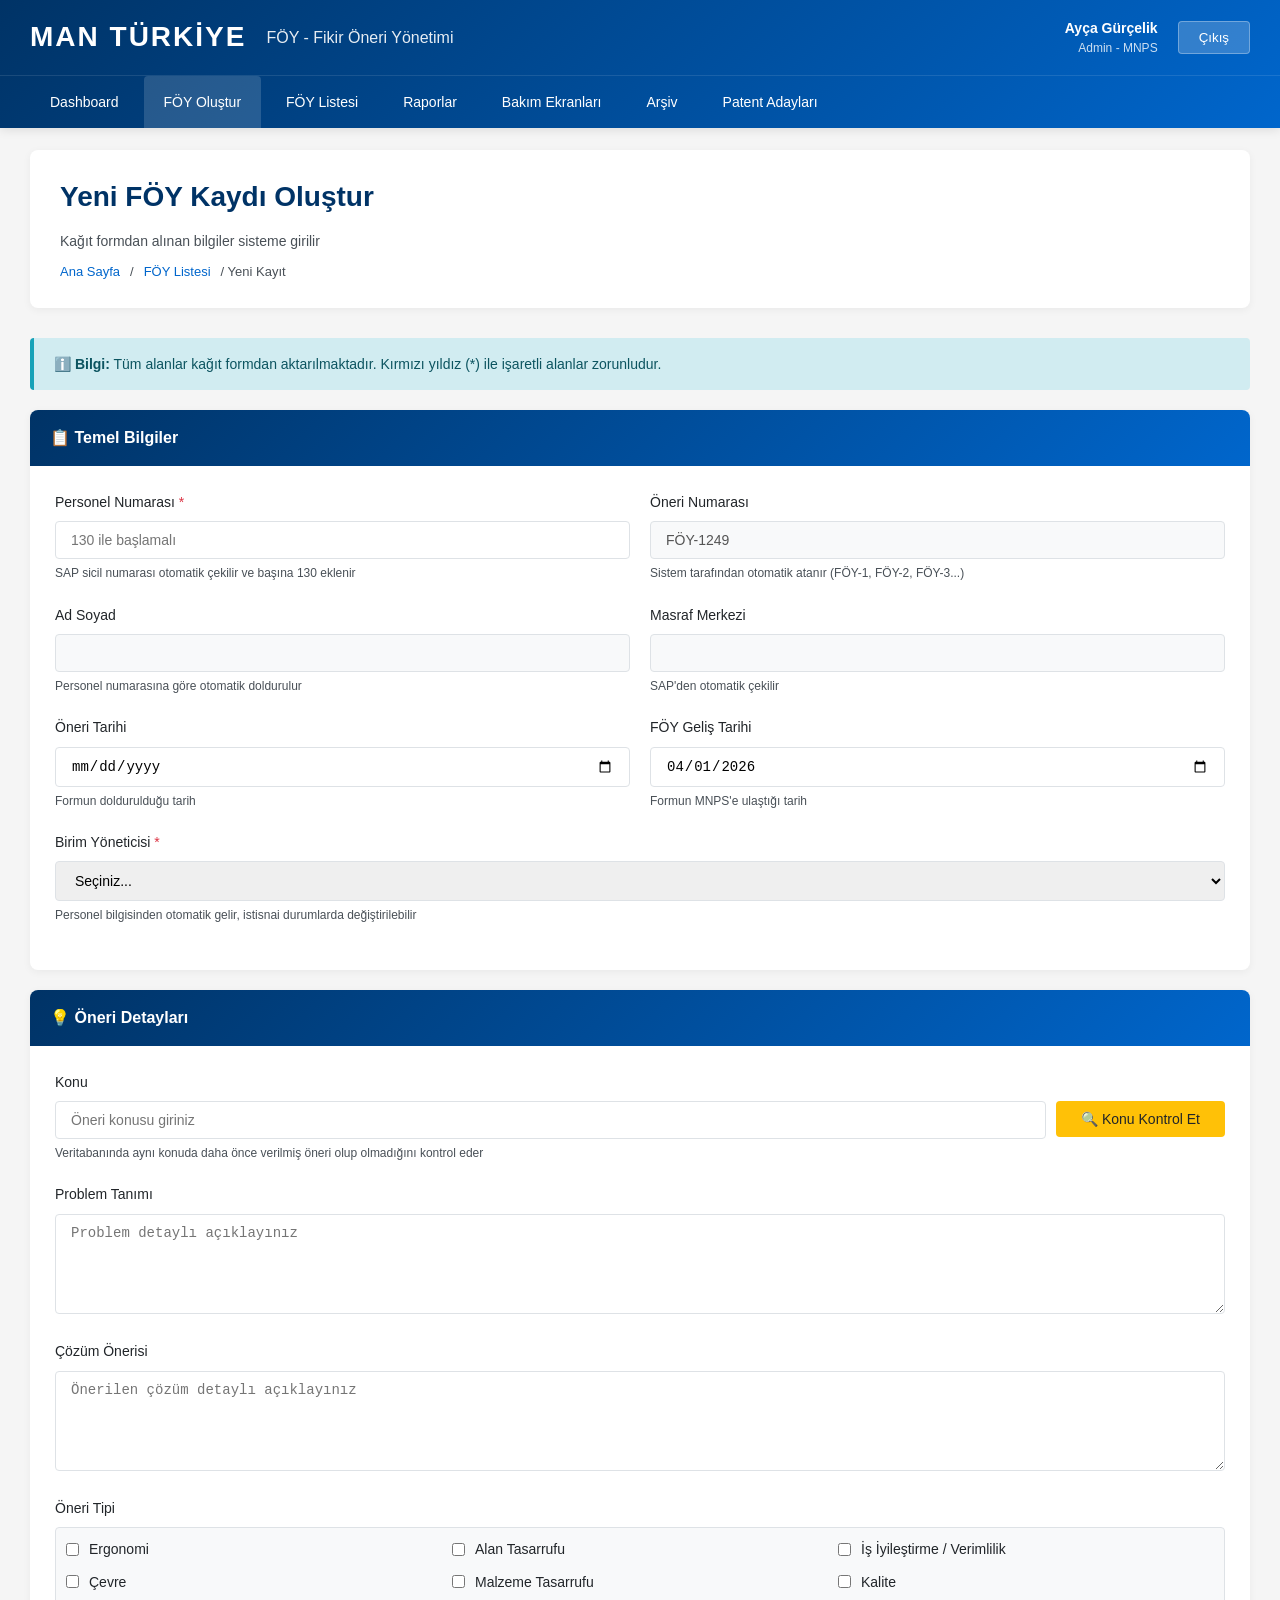
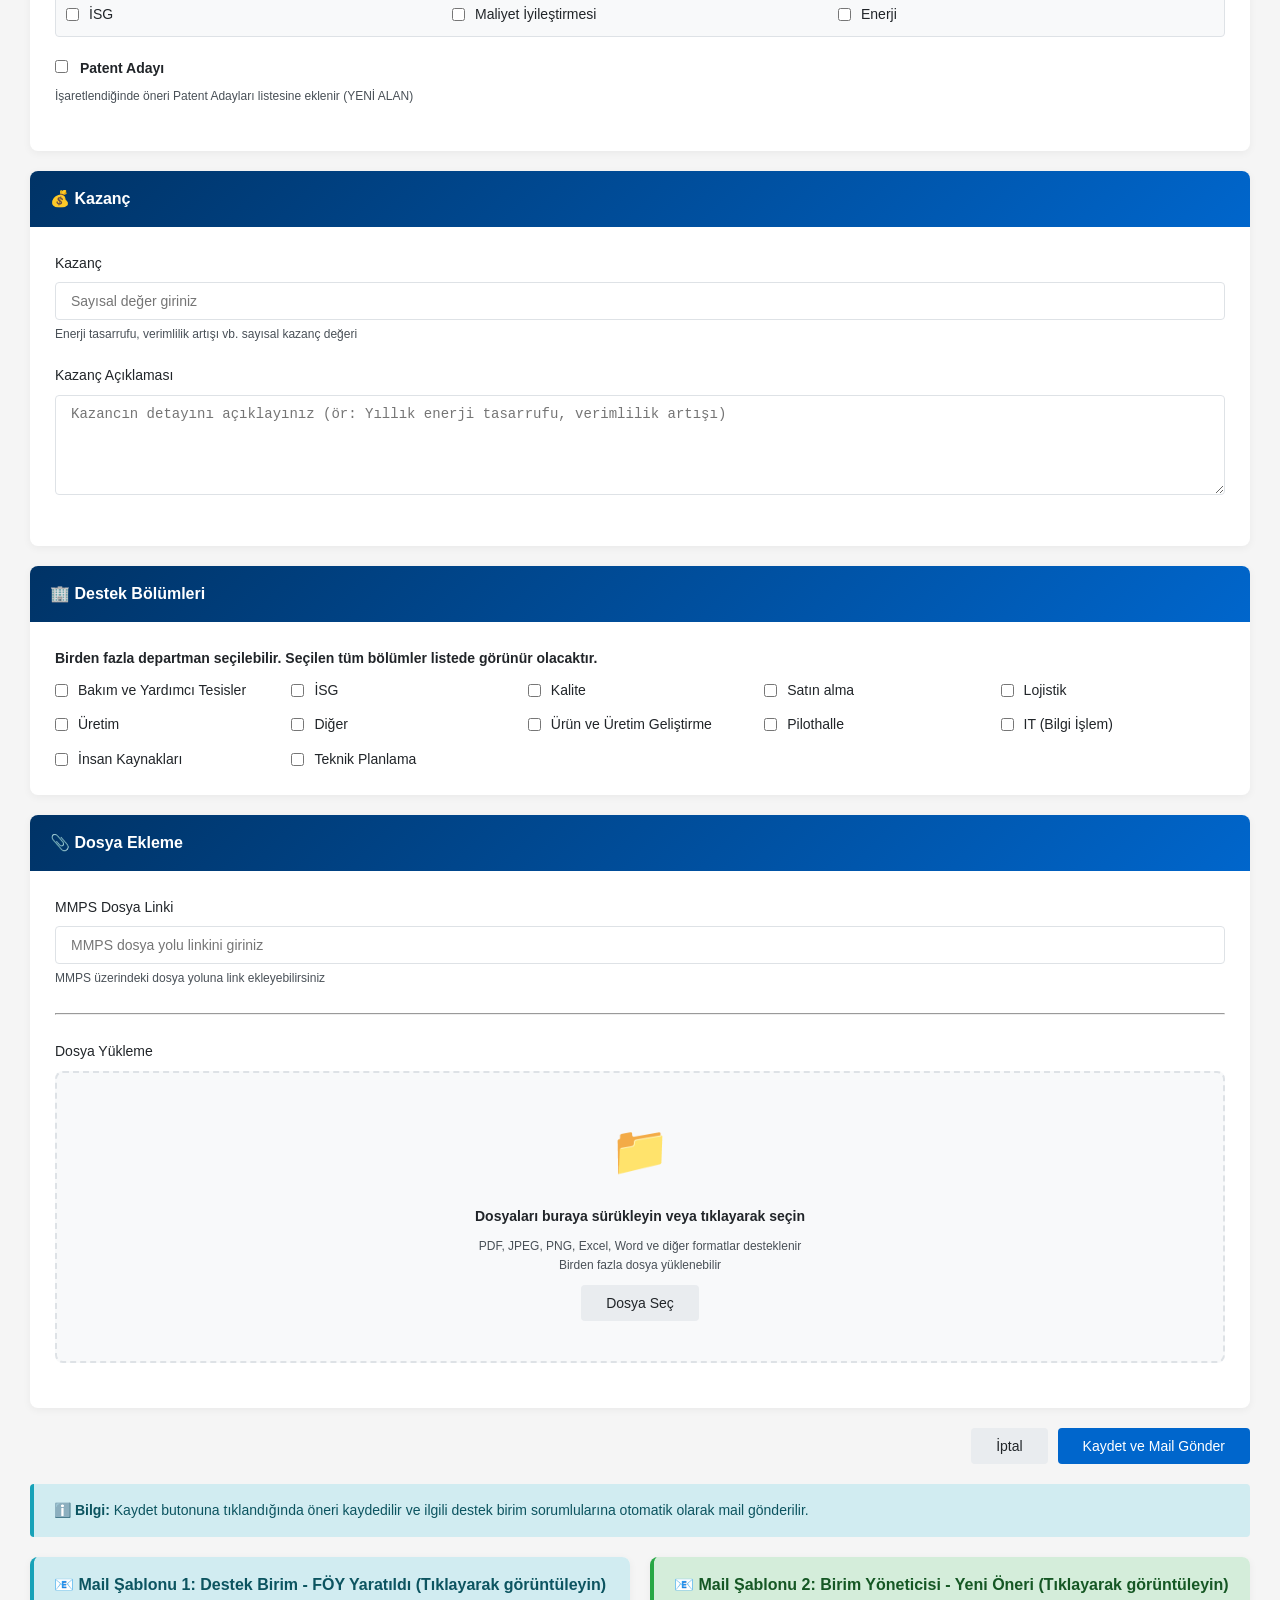
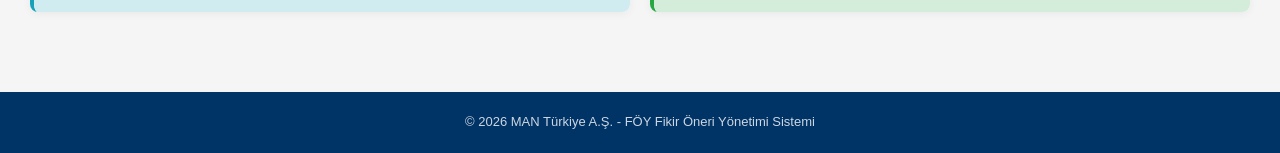
<file: admin/foy-olustur.html>
<!DOCTYPE html>
<html lang="tr">
<head>
    <meta charset="UTF-8">
    <meta name="viewport" content="width=device-width, initial-scale=1.0">
    <title>FÖY Oluştur - FÖY Sistemi</title>
    <link rel="stylesheet" href="../css/style.css">
    <style>
        .file-upload-area {
            border: 2px dashed var(--border-color);
            border-radius: 8px;
            padding: 40px;
            text-align: center;
            background-color: var(--light-gray);
            transition: all 0.3s;
            cursor: pointer;
        }

        .file-upload-area:hover {
            border-color: var(--secondary-color);
            background-color: #e3f2fd;
        }

        .file-upload-area.dragover {
            border-color: var(--success-color);
            background-color: #d4edda;
        }

        .file-list {
            margin-top: 15px;
        }

        .file-item {
            display: flex;
            justify-content: space-between;
            align-items: center;
            padding: 10px 15px;
            background-color: white;
            border: 1px solid var(--border-color);
            border-radius: 4px;
            margin-bottom: 8px;
        }

        .file-info {
            display: flex;
            align-items: center;
            gap: 10px;
        }

        .file-icon {
            font-size: 24px;
        }

        .remove-file {
            background-color: var(--danger-color);
            color: white;
            border: none;
            padding: 5px 12px;
            border-radius: 4px;
            cursor: pointer;
            font-size: 12px;
        }

        .gains-table {
            width: 100%;
            margin-top: 10px;
        }

        .gains-table th,
        .gains-table td {
            padding: 10px;
            text-align: left;
        }

        .gains-table input {
            width: 100%;
        }

        .checkbox-grid {
            display: grid;
            grid-template-columns: repeat(auto-fill, minmax(200px, 1fr));
            gap: 12px;
            margin-top: 10px;
        }

        .konu-check {
            margin-top: 10px;
            padding: 12px;
            background-color: #fff3cd;
            border-left: 4px solid var(--warning-color);
            border-radius: 4px;
            display: none;
        }

        .konu-check.show {
            display: block;
        }
    </style>
</head>
<body>
    <!-- Header -->
    <header class="header">
        <div class="header-top">
            <div class="logo-section">
                <div class="logo">MAN TÜRKİYE</div>
                <div class="system-title">FÖY - Fikir Öneri Yönetimi</div>
            </div>
            <div class="user-section">
                <div class="user-info">
                    <div class="user-name">Ayça Gürçelik</div>
                    <div class="user-role">Admin - MNPS</div>
                </div>
                <button class="logout-btn">Çıkış</button>
            </div>
        </div>
        <nav class="navigation">
            <ul class="nav-menu">
                <li><a href="dashboard.html">Dashboard</a></li>
                <li><a href="foy-olustur.html" class="active">FÖY Oluştur</a></li>
                <li><a href="foy-listesi.html">FÖY Listesi</a></li>
                <li><a href="raporlar.html">Raporlar</a></li>
                <li><a href="bakim.html">Bakım Ekranları</a></li>
                <li><a href="arsiv.html">Arşiv</a></li>
                <li><a href="patent-adaylari.html">Patent Adayları</a></li>
            </ul>
        </nav>
    </header>

    <!-- Main Content -->
    <main class="main-content">
        <div class="page-header">
            <h1 class="page-title">Yeni FÖY Kaydı Oluştur</h1>
            <p class="page-description">Kağıt formdan alınan bilgiler sisteme girilir</p>
            <div class="breadcrumb">
                <a href="dashboard.html">Ana Sayfa</a> / <a href="foy-listesi.html">FÖY Listesi</a> / Yeni Kayıt
            </div>
        </div>

        <div class="alert alert-info">
            <strong>ℹ️ Bilgi:</strong> Tüm alanlar kağıt formdan aktarılmaktadır. Kırmızı yıldız (*) ile işaretli alanlar zorunludur.
        </div>

        <form id="foyForm">
            <!-- Temel Bilgiler -->
            <div class="card">
                <div class="card-header">
                    📋 Temel Bilgiler
                </div>
                <div class="card-body">
                    <div class="form-row">
                        <div class="form-group">
                            <label class="form-label required">Personel Numarası</label>
                            <input type="text" class="form-control" id="personelNo" placeholder="130 ile başlamalı" required>
                            <div class="form-help">SAP sicil numarası otomatik çekilir ve başına 130 eklenir</div>
                        </div>

                        <div class="form-group">
                            <label class="form-label">Öneri Numarası</label>
                            <input type="text" class="form-control" id="oneriNo" value="FÖY-1249" disabled>
                            <div class="form-help">Sistem tarafından otomatik atanır (FÖY-1, FÖY-2, FÖY-3...)</div>
                        </div>
                    </div>

                    <div class="form-row">
                        <div class="form-group">
                            <label class="form-label">Ad Soyad</label>
                            <input type="text" class="form-control" id="adSoyad" disabled>
                            <div class="form-help">Personel numarasına göre otomatik doldurulur</div>
                        </div>

                        <div class="form-group">
                            <label class="form-label">Masraf Merkezi</label>
                            <input type="text" class="form-control" id="masrafMerkezi" disabled>
                            <div class="form-help">SAP'den otomatik çekilir</div>
                        </div>
                    </div>

                    <div class="form-row">
                        <div class="form-group">
                            <label class="form-label">Öneri Tarihi</label>
                            <input type="date" class="form-control" id="oneriTarihi">
                            <div class="form-help">Formun doldurulduğu tarih</div>
                        </div>

                        <div class="form-group">
                            <label class="form-label">FÖY Geliş Tarihi</label>
                            <input type="date" class="form-control" id="gelisTarihi" value="2026-04-01">
                            <div class="form-help">Formun MNPS'e ulaştığı tarih</div>
                        </div>
                    </div>

                    <div class="form-group">
                        <label class="form-label required">Birim Yöneticisi</label>
                        <select class="form-control" id="birimYoneticisi" required>
                            <option value="">Seçiniz...</option>
                            <option value="1">Mehmet YILMAZ - Üretim Müdürü</option>
                            <option value="2">Ayşe KAYA - Montaj Müdürü</option>
                            <option value="3">Ali DEMİR - Kalite Müdürü</option>
                            <option value="4">Fatma ÖZ - Lojistik Müdürü</option>
                        </select>
                        <div class="form-help">Personel bilgisinden otomatik gelir, istisnai durumlarda değiştirilebilir</div>
                    </div>
                </div>
            </div>

            <!-- Öneri Detayları -->
            <div class="card">
                <div class="card-header">
                    💡 Öneri Detayları
                </div>
                <div class="card-body">
                    <div class="form-group">
                        <label class="form-label">Konu</label>
                        <div style="display: flex; gap: 10px; align-items: start;">
                            <input type="text" class="form-control" id="konu" placeholder="Öneri konusu giriniz" style="flex: 1;">
                            <button type="button" class="btn btn-warning" id="konuKontrolBtn" style="white-space: nowrap;">🔍 Konu Kontrol Et</button>
                        </div>
                        <div class="form-help">Veritabanında aynı konuda daha önce verilmiş öneri olup olmadığını kontrol eder</div>
                        <div class="konu-check" id="konuCheck">
                            <strong>⚠️ Dikkat:</strong> Bu konuda daha önce benzer öneri verilmiş.
                        </div>
                    </div>

                    <div class="form-group">
                        <label class="form-label">Problem Tanımı</label>
                        <textarea class="form-control" id="problemTanimi" rows="4" placeholder="Problem detaylı açıklayınız"></textarea>
                    </div>

                    <div class="form-group">
                        <label class="form-label">Çözüm Önerisi</label>
                        <textarea class="form-control" id="cozumOnerisi" rows="4" placeholder="Önerilen çözüm detaylı açıklayınız"></textarea>
                    </div>

                    <div class="form-group">
                        <label class="form-label">Öneri Tipi</label>
                        <div style="display: grid; grid-template-columns: repeat(3, 1fr); gap: 10px; padding: 10px; border: 1px solid var(--border-color); border-radius: 4px; background: #f8f9fa;">
                            <div class="checkbox-item">
                                <input type="checkbox" id="tip1" name="oneriTipi" value="Ergonomi">
                                <label for="tip1">Ergonomi</label>
                            </div>
                            <div class="checkbox-item">
                                <input type="checkbox" id="tip2" name="oneriTipi" value="Alan Tasarrufu">
                                <label for="tip2">Alan Tasarrufu</label>
                            </div>
                            <div class="checkbox-item">
                                <input type="checkbox" id="tip3" name="oneriTipi" value="İş İyileştirme / Verimlilik">
                                <label for="tip3">İş İyileştirme / Verimlilik</label>
                            </div>
                            <div class="checkbox-item">
                                <input type="checkbox" id="tip4" name="oneriTipi" value="Çevre">
                                <label for="tip4">Çevre</label>
                            </div>
                            <div class="checkbox-item">
                                <input type="checkbox" id="tip5" name="oneriTipi" value="Malzeme Tasarrufu">
                                <label for="tip5">Malzeme Tasarrufu</label>
                            </div>
                            <div class="checkbox-item">
                                <input type="checkbox" id="tip6" name="oneriTipi" value="Kalite">
                                <label for="tip6">Kalite</label>
                            </div>
                            <div class="checkbox-item">
                                <input type="checkbox" id="tip7" name="oneriTipi" value="İSG">
                                <label for="tip7">İSG</label>
                            </div>
                            <div class="checkbox-item">
                                <input type="checkbox" id="tip8" name="oneriTipi" value="Maliyet İyileştirmesi">
                                <label for="tip8">Maliyet İyileştirmesi</label>
                            </div>
                            <div class="checkbox-item">
                                <input type="checkbox" id="tip9" name="oneriTipi" value="Enerji">
                                <label for="tip9">Enerji</label>
                            </div>
                        </div>
                    </div>

                    <div class="form-group">
                        <label class="form-label">
                            <input type="checkbox" id="patentAdayi" style="margin-right: 8px;">
                            <strong>Patent Adayı</strong>
                        </label>
                        <div class="form-help">İşaretlendiğinde öneri Patent Adayları listesine eklenir (YENİ ALAN)</div>
                    </div>
                </div>
            </div>

            <!-- Kazanç -->
            <div class="card">
                <div class="card-header">
                    💰 Kazanç
                </div>
                <div class="card-body">
                    <div class="form-group">
                        <label class="form-label">Kazanç</label>
                        <input type="number" class="form-control" id="kazanc" placeholder="Sayısal değer giriniz" step="0.01">
                        <div class="form-help">Enerji tasarrufu, verimlilik artışı vb. sayısal kazanç değeri</div>
                    </div>
                    <div class="form-group">
                        <label class="form-label">Kazanç Açıklaması</label>
                        <textarea class="form-control" id="kazancAciklama" rows="3" placeholder="Kazancın detayını açıklayınız (ör: Yıllık enerji tasarrufu, verimlilik artışı)"></textarea>
                    </div>
                </div>
            </div>

            <!-- Destek Bölümleri -->
            <div class="card">
                <div class="card-header">
                    🏢 Destek Bölümleri
                </div>
                <div class="card-body">
                    <p><strong>Birden fazla departman seçilebilir. Seçilen tüm bölümler listede görünür olacaktır.</strong></p>

                    <div class="checkbox-grid">
                        <div class="checkbox-item">
                            <input type="checkbox" id="dep1" name="departments" value="Bakım ve Yardımcı Tesisler">
                            <label for="dep1">Bakım ve Yardımcı Tesisler</label>
                        </div>
                        <div class="checkbox-item">
                            <input type="checkbox" id="dep2" name="departments" value="İSG">
                            <label for="dep2">İSG</label>
                        </div>
                        <div class="checkbox-item">
                            <input type="checkbox" id="dep3" name="departments" value="Kalite">
                            <label for="dep3">Kalite</label>
                        </div>
                        <div class="checkbox-item">
                            <input type="checkbox" id="dep4" name="departments" value="Satın alma">
                            <label for="dep4">Satın alma</label>
                        </div>
                        <div class="checkbox-item">
                            <input type="checkbox" id="dep5" name="departments" value="Lojistik">
                            <label for="dep5">Lojistik</label>
                        </div>
                        <div class="checkbox-item">
                            <input type="checkbox" id="dep6" name="departments" value="Üretim">
                            <label for="dep6">Üretim</label>
                        </div>
                        <div class="checkbox-item">
                            <input type="checkbox" id="dep7" name="departments" value="Diğer">
                            <label for="dep7">Diğer</label>
                        </div>
                        <div class="checkbox-item">
                            <input type="checkbox" id="dep8" name="departments" value="Ürün ve Üretim Geliştirme">
                            <label for="dep8">Ürün ve Üretim Geliştirme</label>
                        </div>
                        <div class="checkbox-item">
                            <input type="checkbox" id="dep9" name="departments" value="Pilothalle">
                            <label for="dep9">Pilothalle</label>
                        </div>
                        <div class="checkbox-item">
                            <input type="checkbox" id="dep10" name="departments" value="IT (Bilgi İşlem)">
                            <label for="dep10">IT (Bilgi İşlem)</label>
                        </div>
                        <div class="checkbox-item">
                            <input type="checkbox" id="dep11" name="departments" value="İnsan Kaynakları">
                            <label for="dep11">İnsan Kaynakları</label>
                        </div>
                        <div class="checkbox-item">
                            <input type="checkbox" id="dep12" name="departments" value="Teknik Planlama">
                            <label for="dep12">Teknik Planlama</label>
                        </div>
                    </div>
                </div>
            </div>

            <!-- Dosya Ekleme -->
            <div class="card">
                <div class="card-header">
                    📎 Dosya Ekleme
                </div>
                <div class="card-body">
                    <!-- MMPS Link -->
                    <div class="form-group">
                        <label class="form-label">MMPS Dosya Linki</label>
                        <input type="text" class="form-control" id="mmpsLink" placeholder="MMPS dosya yolu linkini giriniz">
                        <div class="form-help">MMPS üzerindeki dosya yoluna link ekleyebilirsiniz</div>
                    </div>

                    <hr style="margin: 25px 0;">

                    <!-- Dosya Yükleme -->
                    <div class="form-group">
                        <label class="form-label">Dosya Yükleme</label>
                        <div class="file-upload-area" id="fileUploadArea">
                            <div style="font-size: 48px; margin-bottom: 15px;">📁</div>
                            <p><strong>Dosyaları buraya sürükleyin veya tıklayarak seçin</strong></p>
                            <p style="font-size: 12px; color: var(--dark-gray); margin-top: 10px;">
                                PDF, JPEG, PNG, Excel, Word ve diğer formatlar desteklenir<br>
                                Birden fazla dosya yüklenebilir
                            </p>
                            <input type="file" id="fileInput" multiple style="display: none;">
                            <button type="button" class="btn btn-secondary mt-10" onclick="document.getElementById('fileInput').click()">
                                Dosya Seç
                            </button>
                        </div>

                        <div class="file-list" id="fileList">
                            <!-- Yüklenen dosyalar burada görünecek -->
                        </div>
                    </div>
                </div>
            </div>

            <!-- Form Aksiyonları -->
            <div class="btn-group" style="justify-content: flex-end;">
                <button type="button" class="btn btn-secondary">İptal</button>
                <button type="submit" class="btn btn-primary">Kaydet ve Mail Gönder</button>
            </div>
            <div class="alert alert-info mt-20">
                <strong>ℹ️ Bilgi:</strong> Kaydet butonuna tıklandığında öneri kaydedilir ve ilgili destek birim sorumlularına otomatik olarak mail gönderilir.
            </div>

            <!-- Mail Şablonları Bilgilendirme -->
            <div style="display: grid; grid-template-columns: 1fr 1fr; gap: 20px; margin-top: 20px;">
                <!-- Mail Şablonu 1: Destek Birim -->
                <div class="card" style="border-left: 4px solid #17a2b8; margin: 0;">
                    <div class="card-header" style="background: #d1ecf1; color: #0c5460; cursor: pointer;" onclick="document.getElementById('mailSablonu1').style.display = document.getElementById('mailSablonu1').style.display === 'none' ? 'block' : 'none'">
                        📧 Mail Şablonu 1: Destek Birim - FÖY Yaratıldı (Tıklayarak görüntüleyin)
                    </div>
                    <div class="card-body" id="mailSablonu1" style="display: none; background: #f8f9fa; font-size: 13px; line-height: 1.8;">
                        <p><strong>Konu:</strong> FÖY Öneri Kaydı – FÖY – Öneri No: XXX</p>
                        <p>Merhaba,</p>
                        <p>Bölümünüze ait ekli öneri <strong>FÖY - Öneri No: XXX</strong> ile FÖY sisteminde kayıt altına alınmıştır.<br>
                        Uygulamayı tamamladığınızda, önerinin gerçekleştirildiğine dair sistem üzerinden kapatmayı lütfen unutmayınız.</p>
                        <p>Saygılarımızla,<br>
                        <strong>(Destek Birim Adı)</strong></p>
                    </div>
                </div>

                <!-- Mail Şablonu 2: Birim Yöneticisi -->
                <div class="card" style="border-left: 4px solid #28a745; margin: 0;">
                    <div class="card-header" style="background: #d4edda; color: #155724; cursor: pointer;" onclick="document.getElementById('mailSablonu2').style.display = document.getElementById('mailSablonu2').style.display === 'none' ? 'block' : 'none'">
                        📧 Mail Şablonu 2: Birim Yöneticisi - Yeni Öneri (Tıklayarak görüntüleyin)
                    </div>
                    <div class="card-body" id="mailSablonu2" style="display: none; background: #f8f9fa; font-size: 13px; line-height: 1.8;">
                        <p><strong>Konu:</strong> Yeni FÖY Önerisi Oluşturuldu – FÖY – Öneri No: XXXX</p>
                        <p>Merhaba,</p>
                        <p>Bölümünüze ait ekli öneri <strong>FÖY - Öneri No: XXXX</strong> ile FÖY sisteminde kayıt altına alınmıştır.<br>
                        Uygulamayı tamamladığınızda, önerinin gerçekleştirildiğine dair sistem üzerinden kapatmanız rica olunur.</p>
                        <p>Saygılarımızla,<br>
                        <strong>(İlgili Birim)</strong></p>
                    </div>
                </div>
            </div>
        </form>
    </main>

    <!-- Footer -->
    <footer class="footer">
        <p>&copy; 2026 MAN Türkiye A.Ş. - FÖY Fikir Öneri Yönetimi Sistemi</p>
    </footer>

    <script>
        // Dosya yükleme işlemleri
        const fileUploadArea = document.getElementById('fileUploadArea');
        const fileInput = document.getElementById('fileInput');
        const fileList = document.getElementById('fileList');
        let uploadedFiles = [];

        // Drag & Drop
        fileUploadArea.addEventListener('dragover', (e) => {
            e.preventDefault();
            fileUploadArea.classList.add('dragover');
        });

        fileUploadArea.addEventListener('dragleave', () => {
            fileUploadArea.classList.remove('dragover');
        });

        fileUploadArea.addEventListener('drop', (e) => {
            e.preventDefault();
            fileUploadArea.classList.remove('dragover');
            handleFiles(e.dataTransfer.files);
        });

        fileInput.addEventListener('change', (e) => {
            handleFiles(e.target.files);
        });

        function handleFiles(files) {
            for (let file of files) {
                uploadedFiles.push(file);
                addFileToList(file);
            }
        }

        function addFileToList(file) {
            const fileItem = document.createElement('div');
            fileItem.className = 'file-item';

            const fileIcon = getFileIcon(file.name);
            const fileSize = (file.size / 1024).toFixed(2) + ' KB';

            fileItem.innerHTML = `
                <div class="file-info">
                    <span class="file-icon">${fileIcon}</span>
                    <div>
                        <strong>${file.name}</strong><br>
                        <small style="color: var(--dark-gray);">${fileSize}</small>
                    </div>
                </div>
                <button type="button" class="remove-file" onclick="removeFile(this, '${file.name}')">Sil</button>
            `;

            fileList.appendChild(fileItem);
        }

        function getFileIcon(filename) {
            const ext = filename.split('.').pop().toLowerCase();
            const icons = {
                'pdf': '📕',
                'jpg': '🖼️', 'jpeg': '🖼️', 'png': '🖼️',
                'xlsx': '📊', 'xls': '📊',
                'docx': '📄', 'doc': '📄',
                'zip': '📦', 'rar': '📦'
            };
            return icons[ext] || '📎';
        }

        function removeFile(button, filename) {
            uploadedFiles = uploadedFiles.filter(f => f.name !== filename);
            button.parentElement.remove();
        }

        // Konu kontrolü butonu
        document.getElementById('konuKontrolBtn').addEventListener('click', function() {
            const konu = document.getElementById('konu').value.trim();
            if (!konu) {
                alert('⚠️ Lütfen önce konu alanını doldurunuz!');
                return;
            }

            // Simülasyon: bazı kelimelerde uyarı göster
            if (konu.toLowerCase().includes('verim') ||
                konu.toLowerCase().includes('hat') ||
                konu.toLowerCase().includes('enerji')) {
                document.getElementById('konuCheck').classList.add('show');
            } else {
                document.getElementById('konuCheck').classList.remove('show');
                alert('✅ Bu konuda daha önce benzer öneri bulunmamaktadır.');
            }
        });

        // Form submit
        document.getElementById('foyForm').addEventListener('submit', function(e) {
            e.preventDefault();
            alert('✅ FÖY kaydı başarıyla oluşturuldu! İlgili destek birim sorumlularına otomatik mail gönderildi.');
            // window.location.href = 'foy-listesi.html';
        });
    </script>
</body>
</html>
</file>
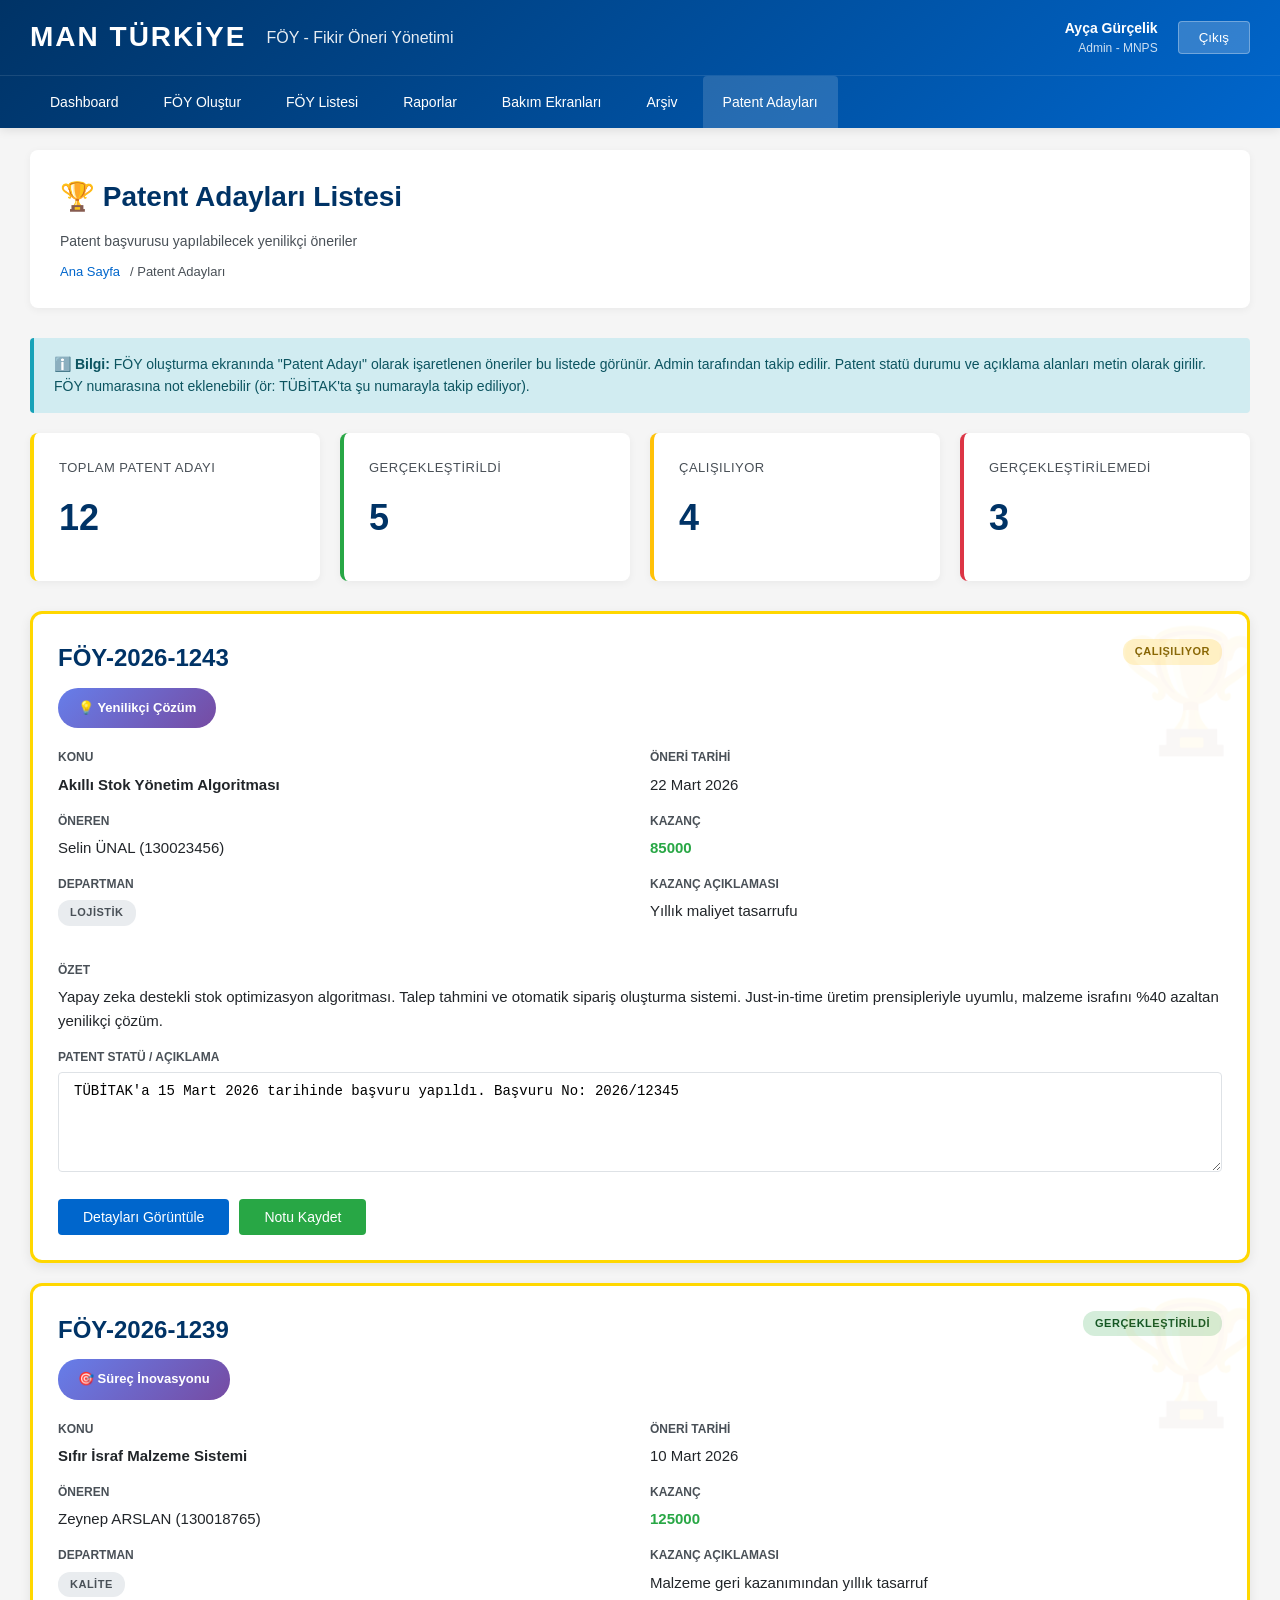
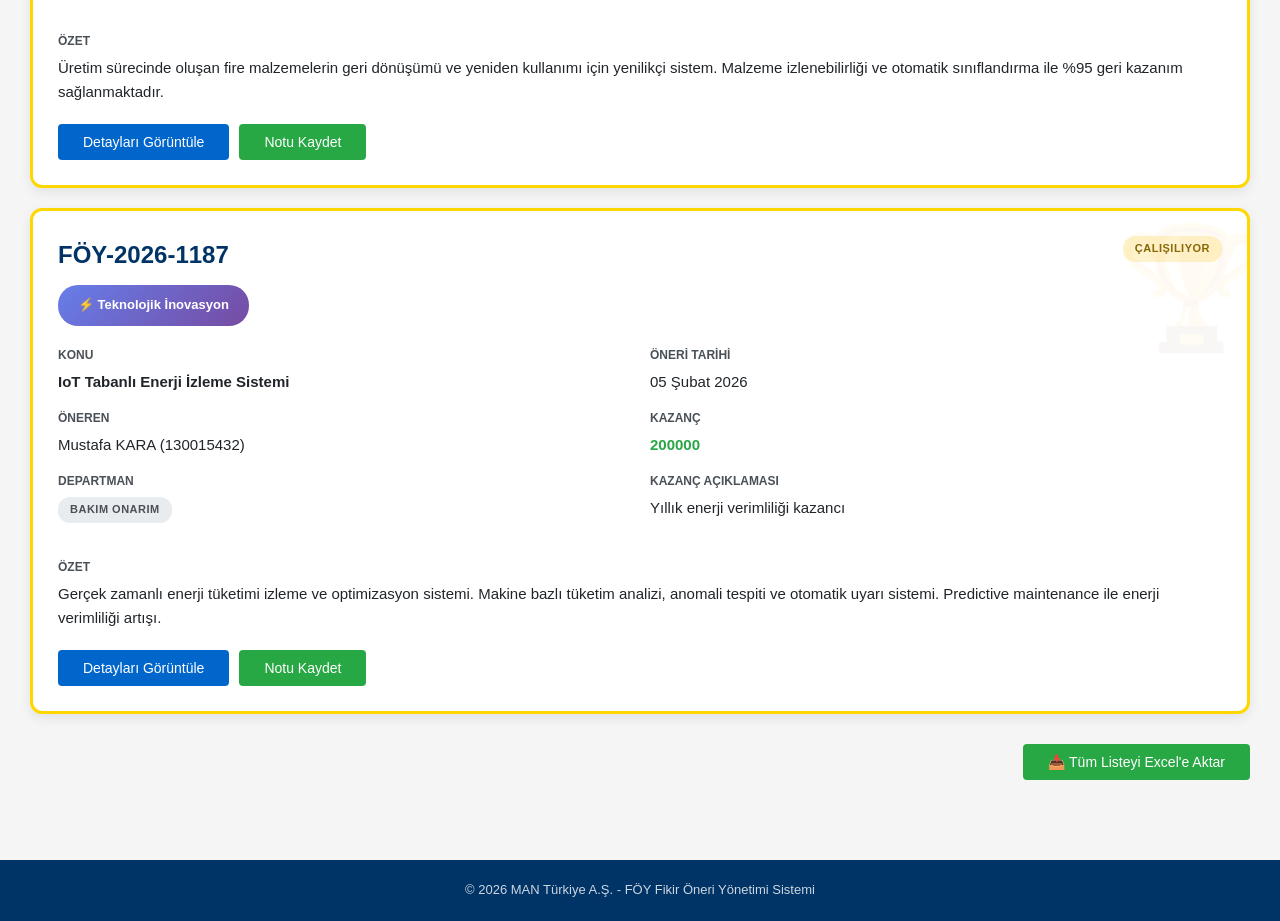
<file: admin/patent-adaylari.html>
<!DOCTYPE html>
<html lang="tr">
<head>
    <meta charset="UTF-8">
    <meta name="viewport" content="width=device-width, initial-scale=1.0">
    <title>Patent Adayları - FÖY Sistemi</title>
    <link rel="stylesheet" href="../css/style.css">
    <style>
        .patent-card {
            background: white;
            border-radius: 12px;
            padding: 25px;
            margin-bottom: 20px;
            box-shadow: 0 4px 12px rgba(0,0,0,0.08);
            border: 3px solid #ffd700;
            position: relative;
            overflow: hidden;
        }

        .patent-card::before {
            content: "🏆";
            position: absolute;
            top: -20px;
            right: -20px;
            font-size: 120px;
            opacity: 0.05;
        }

        .patent-header {
            display: flex;
            justify-content: space-between;
            align-items: start;
            margin-bottom: 20px;
        }

        .patent-number {
            font-size: 24px;
            font-weight: 700;
            color: var(--primary-color);
        }

        .patent-status {
            padding: 8px 20px;
            border-radius: 20px;
            font-weight: 600;
            font-size: 13px;
        }

        .status-pending {
            background: #fff3cd;
            color: #856404;
        }

        .status-approved {
            background: #d4edda;
            color: #155724;
        }

        .status-under-review {
            background: #d1ecf1;
            color: #0c5460;
        }

        .patent-content {
            display: grid;
            grid-template-columns: 1fr 1fr;
            gap: 20px;
            margin-bottom: 20px;
        }

        .patent-field {
            margin-bottom: 15px;
        }

        .patent-label {
            font-size: 12px;
            color: var(--dark-gray);
            font-weight: 600;
            text-transform: uppercase;
            margin-bottom: 5px;
        }

        .patent-value {
            font-size: 15px;
            color: var(--text-color);
        }

        .innovation-badge {
            display: inline-block;
            background: linear-gradient(135deg, #667eea 0%, #764ba2 100%);
            color: white;
            padding: 10px 20px;
            border-radius: 20px;
            font-size: 13px;
            font-weight: 600;
            margin-top: 10px;
        }
    </style>
</head>
<body>
    <header class="header">
        <div class="header-top">
            <div class="logo-section">
                <div class="logo">MAN TÜRKİYE</div>
                <div class="system-title">FÖY - Fikir Öneri Yönetimi</div>
            </div>
            <div class="user-section">
                <div class="user-info">
                    <div class="user-name">Ayça Gürçelik</div>
                    <div class="user-role">Admin - MNPS</div>
                </div>
                <button class="logout-btn">Çıkış</button>
            </div>
        </div>
        <nav class="navigation">
            <ul class="nav-menu">
                <li><a href="dashboard.html">Dashboard</a></li>
                <li><a href="foy-olustur.html">FÖY Oluştur</a></li>
                <li><a href="foy-listesi.html">FÖY Listesi</a></li>
                <li><a href="raporlar.html">Raporlar</a></li>
                <li><a href="bakim.html">Bakım Ekranları</a></li>
                <li><a href="arsiv.html">Arşiv</a></li>
                <li><a href="patent-adaylari.html" class="active">Patent Adayları</a></li>
            </ul>
        </nav>
    </header>

    <main class="main-content">
        <div class="page-header">
            <h1 class="page-title">🏆 Patent Adayları Listesi</h1>
            <p class="page-description">Patent başvurusu yapılabilecek yenilikçi öneriler</p>
            <div class="breadcrumb">
                <a href="dashboard.html">Ana Sayfa</a> / Patent Adayları
            </div>
        </div>

        <div class="alert alert-info">
            <strong>ℹ️ Bilgi:</strong> FÖY oluşturma ekranında "Patent Adayı" olarak işaretlenen öneriler bu listede görünür. Admin tarafından takip edilir. Patent statü durumu ve açıklama alanları metin olarak girilir. FÖY numarasına not eklenebilir (ör: TÜBİTAK'ta şu numarayla takip ediliyor).
        </div>

        <div style="display: grid; grid-template-columns: repeat(auto-fit, minmax(250px, 1fr)); gap: 20px; margin-bottom: 30px;">
            <div class="stat-card" style="border-left-color: #ffd700;">
                <div class="stat-label">Toplam Patent Adayı</div>
                <div class="stat-value">12</div>
            </div>
            <div class="stat-card" style="border-left-color: #28a745;">
                <div class="stat-label">Gerçekleştirildi</div>
                <div class="stat-value">5</div>
            </div>
            <div class="stat-card" style="border-left-color: #ffc107;">
                <div class="stat-label">Çalışılıyor</div>
                <div class="stat-value">4</div>
            </div>
            <div class="stat-card" style="border-left-color: #dc3545;">
                <div class="stat-label">Gerçekleştirilemedi</div>
                <div class="stat-value">3</div>
            </div>
        </div>

        <!-- Patent Card 1 -->
        <div class="patent-card">
            <div class="patent-header">
                <div>
                    <div class="patent-number">FÖY-2026-1243</div>
                    <span class="innovation-badge">💡 Yenilikçi Çözüm</span>
                </div>
                <span class="badge badge-warning">Çalışılıyor</span>
            </div>

            <div class="patent-content">
                <div>
                    <div class="patent-field">
                        <div class="patent-label">Konu</div>
                        <div class="patent-value"><strong>Akıllı Stok Yönetim Algoritması</strong></div>
                    </div>
                    <div class="patent-field">
                        <div class="patent-label">Öneren</div>
                        <div class="patent-value">Selin ÜNAL (130023456)</div>
                    </div>
                    <div class="patent-field">
                        <div class="patent-label">Departman</div>
                        <div class="patent-value"><span class="badge badge-secondary">Lojistik</span></div>
                    </div>
                </div>
                <div>
                    <div class="patent-field">
                        <div class="patent-label">Öneri Tarihi</div>
                        <div class="patent-value">22 Mart 2026</div>
                    </div>
                    <div class="patent-field">
                        <div class="patent-label">Kazanç</div>
                        <div class="patent-value" style="color: var(--success-color); font-weight: 700;">85000</div>
                    </div>
                    <div class="patent-field">
                        <div class="patent-label">Kazanç Açıklaması</div>
                        <div class="patent-value">Yıllık maliyet tasarrufu</div>
                    </div>
                </div>
            </div>

            <div class="patent-field">
                <div class="patent-label">Özet</div>
                <div class="patent-value">
                    Yapay zeka destekli stok optimizasyon algoritması. Talep tahmini ve otomatik sipariş oluşturma sistemi.
                    Just-in-time üretim prensipleriyle uyumlu, malzeme israfını %40 azaltan yenilikçi çözüm.
                </div>
            </div>

            <div class="patent-field">
                <div class="patent-label">Patent Statü / Açıklama</div>
                <div class="patent-value">
                    <textarea class="form-control" rows="2" placeholder="Patent takip notu giriniz (ör: TÜBİTAK - Başvuru No: 2026/12345)">TÜBİTAK'a 15 Mart 2026 tarihinde başvuru yapıldı. Başvuru No: 2026/12345</textarea>
                </div>
            </div>

            <div style="margin-top: 20px; display: flex; gap: 10px;">
                <button class="btn btn-primary">Detayları Görüntüle</button>
                <button class="btn btn-success">Notu Kaydet</button>
            </div>
        </div>

        <!-- Patent Card 2 -->
        <div class="patent-card">
            <div class="patent-header">
                <div>
                    <div class="patent-number">FÖY-2026-1239</div>
                    <span class="innovation-badge">🎯 Süreç İnovasyonu</span>
                </div>
                <span class="badge badge-success">Gerçekleştirildi</span>
            </div>

            <div class="patent-content">
                <div>
                    <div class="patent-field">
                        <div class="patent-label">Konu</div>
                        <div class="patent-value"><strong>Sıfır İsraf Malzeme Sistemi</strong></div>
                    </div>
                    <div class="patent-field">
                        <div class="patent-label">Öneren</div>
                        <div class="patent-value">Zeynep ARSLAN (130018765)</div>
                    </div>
                    <div class="patent-field">
                        <div class="patent-label">Departman</div>
                        <div class="patent-value"><span class="badge badge-secondary">Kalite</span></div>
                    </div>
                </div>
                <div>
                    <div class="patent-field">
                        <div class="patent-label">Öneri Tarihi</div>
                        <div class="patent-value">10 Mart 2026</div>
                    </div>
                    <div class="patent-field">
                        <div class="patent-label">Kazanç</div>
                        <div class="patent-value" style="color: var(--success-color); font-weight: 700;">125000</div>
                    </div>
                    <div class="patent-field">
                        <div class="patent-label">Kazanç Açıklaması</div>
                        <div class="patent-value">Malzeme geri kazanımından yıllık tasarruf</div>
                    </div>
                </div>
            </div>

            <div class="patent-field">
                <div class="patent-label">Özet</div>
                <div class="patent-value">
                    Üretim sürecinde oluşan fire malzemelerin geri dönüşümü ve yeniden kullanımı için yenilikçi sistem.
                    Malzeme izlenebilirliği ve otomatik sınıflandırma ile %95 geri kazanım sağlanmaktadır.
                </div>
            </div>

            <div style="margin-top: 20px; display: flex; gap: 10px;">
                <button class="btn btn-primary">Detayları Görüntüle</button>
                <button class="btn btn-success">Notu Kaydet</button>
            </div>
        </div>

        <!-- Patent Card 3 -->
        <div class="patent-card">
            <div class="patent-header">
                <div>
                    <div class="patent-number">FÖY-2026-1187</div>
                    <span class="innovation-badge">⚡ Teknolojik İnovasyon</span>
                </div>
                <span class="badge badge-warning">Çalışılıyor</span>
            </div>

            <div class="patent-content">
                <div>
                    <div class="patent-field">
                        <div class="patent-label">Konu</div>
                        <div class="patent-value"><strong>IoT Tabanlı Enerji İzleme Sistemi</strong></div>
                    </div>
                    <div class="patent-field">
                        <div class="patent-label">Öneren</div>
                        <div class="patent-value">Mustafa KARA (130015432)</div>
                    </div>
                    <div class="patent-field">
                        <div class="patent-label">Departman</div>
                        <div class="patent-value"><span class="badge badge-secondary">Bakım Onarım</span></div>
                    </div>
                </div>
                <div>
                    <div class="patent-field">
                        <div class="patent-label">Öneri Tarihi</div>
                        <div class="patent-value">05 Şubat 2026</div>
                    </div>
                    <div class="patent-field">
                        <div class="patent-label">Kazanç</div>
                        <div class="patent-value" style="color: var(--success-color); font-weight: 700;">200000</div>
                    </div>
                    <div class="patent-field">
                        <div class="patent-label">Kazanç Açıklaması</div>
                        <div class="patent-value">Yıllık enerji verimliliği kazancı</div>
                    </div>
                </div>
            </div>

            <div class="patent-field">
                <div class="patent-label">Özet</div>
                <div class="patent-value">
                    Gerçek zamanlı enerji tüketimi izleme ve optimizasyon sistemi. Makine bazlı tüketim analizi,
                    anomali tespiti ve otomatik uyarı sistemi. Predictive maintenance ile enerji verimliliği artışı.
                </div>
            </div>

            <div style="margin-top: 20px; display: flex; gap: 10px;">
                <button class="btn btn-primary">Detayları Görüntüle</button>
                <button class="btn btn-success">Notu Kaydet</button>
            </div>
        </div>

        <!-- Export & Actions -->
        <div style="margin-top: 30px; display: flex; justify-content: flex-end; gap: 10px;">
            <button class="btn btn-success">📥 Tüm Listeyi Excel'e Aktar</button>
        </div>
    </main>

    <footer class="footer">
        <p>&copy; 2026 MAN Türkiye A.Ş. - FÖY Fikir Öneri Yönetimi Sistemi</p>
    </footer>
</body>
</html>
</file>
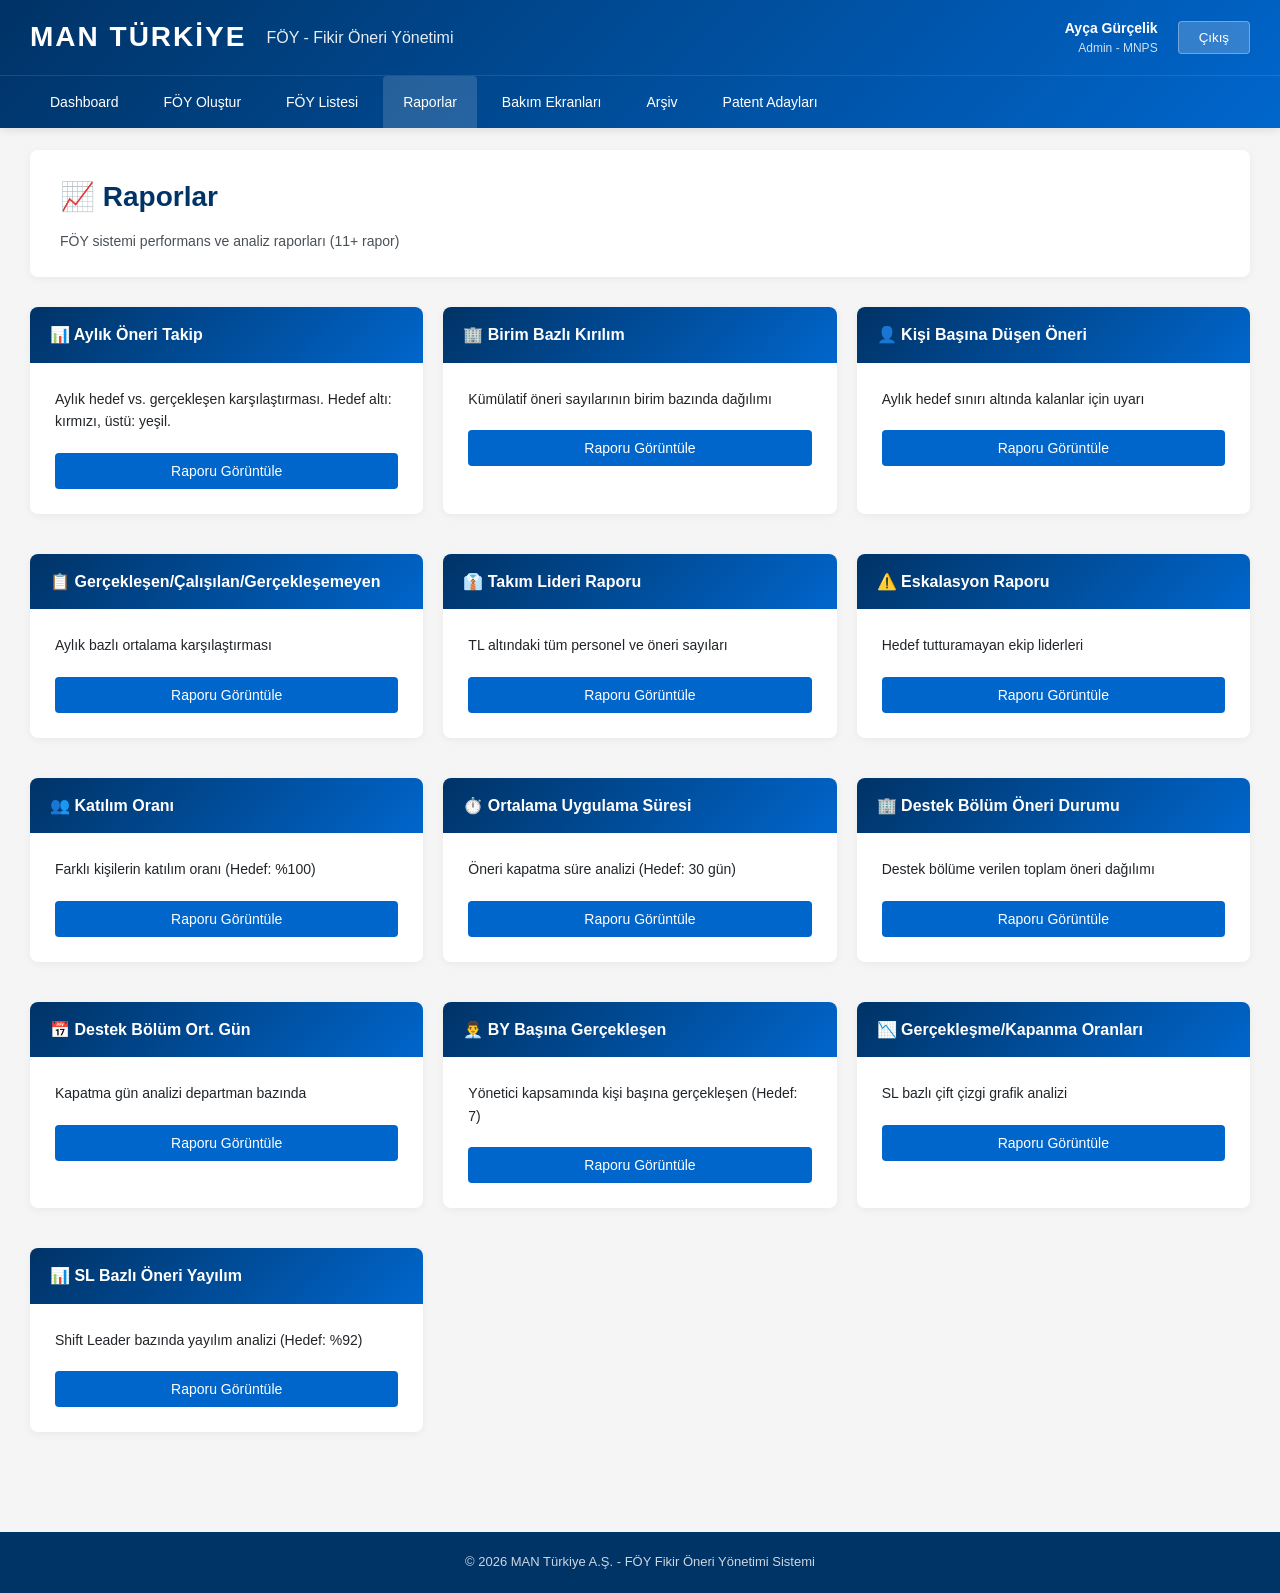
<file: admin/raporlar.html>
<!DOCTYPE html>
<html lang="tr">
<head>
    <meta charset="UTF-8">
    <meta name="viewport" content="width=device-width, initial-scale=1.0">
    <title>Raporlar - FÖY Sistemi</title>
    <link rel="stylesheet" href="../css/style.css">
</head>
<body>
    <header class="header">
        <div class="header-top">
            <div class="logo-section">
                <div class="logo">MAN TÜRKİYE</div>
                <div class="system-title">FÖY - Fikir Öneri Yönetimi</div>
            </div>
            <div class="user-section">
                <div class="user-info">
                    <div class="user-name">Ayça Gürçelik</div>
                    <div class="user-role">Admin - MNPS</div>
                </div>
                <button class="logout-btn">Çıkış</button>
            </div>
        </div>
        <nav class="navigation">
            <ul class="nav-menu">
                <li><a href="dashboard.html">Dashboard</a></li>
                <li><a href="foy-olustur.html">FÖY Oluştur</a></li>
                <li><a href="foy-listesi.html">FÖY Listesi</a></li>
                <li><a href="raporlar.html" class="active">Raporlar</a></li>
                <li><a href="bakim.html">Bakım Ekranları</a></li>
                <li><a href="arsiv.html">Arşiv</a></li>
                <li><a href="patent-adaylari.html">Patent Adayları</a></li>
            </ul>
        </nav>
    </header>

    <main class="main-content">
        <div class="page-header">
            <h1 class="page-title">📈 Raporlar</h1>
            <p class="page-description">FÖY sistemi performans ve analiz raporları (11+ rapor)</p>
        </div>

        <div style="display: grid; grid-template-columns: repeat(auto-fill, minmax(350px, 1fr)); gap: 20px;">
            <!-- Rapor 1 -->
            <div class="card">
                <div class="card-header">📊 Aylık Öneri Takip</div>
                <div class="card-body">
                    <p>Aylık hedef vs. gerçekleşen karşılaştırması. Hedef altı: kırmızı, üstü: yeşil.</p>
                    <button class="btn btn-primary w-100 mt-20">Raporu Görüntüle</button>
                </div>
            </div>

            <!-- Rapor 2 -->
            <div class="card">
                <div class="card-header">🏢 Birim Bazlı Kırılım</div>
                <div class="card-body">
                    <p>Kümülatif öneri sayılarının birim bazında dağılımı</p>
                    <button class="btn btn-primary w-100 mt-20">Raporu Görüntüle</button>
                </div>
            </div>

            <!-- Rapor 3 -->
            <div class="card">
                <div class="card-header">👤 Kişi Başına Düşen Öneri</div>
                <div class="card-body">
                    <p>Aylık hedef sınırı altında kalanlar için uyarı</p>
                    <button class="btn btn-primary w-100 mt-20">Raporu Görüntüle</button>
                </div>
            </div>

            <!-- Rapor 4 -->
            <div class="card">
                <div class="card-header">📋 Gerçekleşen/Çalışılan/Gerçekleşemeyen</div>
                <div class="card-body">
                    <p>Aylık bazlı ortalama karşılaştırması</p>
                    <button class="btn btn-primary w-100 mt-20">Raporu Görüntüle</button>
                </div>
            </div>

            <!-- Rapor 5 -->
            <div class="card">
                <div class="card-header">👔 Takım Lideri Raporu</div>
                <div class="card-body">
                    <p>TL altındaki tüm personel ve öneri sayıları</p>
                    <button class="btn btn-primary w-100 mt-20">Raporu Görüntüle</button>
                </div>
            </div>

            <!-- Rapor 6 -->
            <div class="card">
                <div class="card-header">⚠️ Eskalasyon Raporu</div>
                <div class="card-body">
                    <p>Hedef tutturamayan ekip liderleri</p>
                    <button class="btn btn-primary w-100 mt-20">Raporu Görüntüle</button>
                </div>
            </div>

            <!-- Rapor 7 -->
            <div class="card">
                <div class="card-header">👥 Katılım Oranı</div>
                <div class="card-body">
                    <p>Farklı kişilerin katılım oranı (Hedef: %100)</p>
                    <button class="btn btn-primary w-100 mt-20">Raporu Görüntüle</button>
                </div>
            </div>

            <!-- Rapor 8 -->
            <div class="card">
                <div class="card-header">⏱️ Ortalama Uygulama Süresi</div>
                <div class="card-body">
                    <p>Öneri kapatma süre analizi (Hedef: 30 gün)</p>
                    <button class="btn btn-primary w-100 mt-20">Raporu Görüntüle</button>
                </div>
            </div>

            <!-- Rapor 9 -->
            <div class="card">
                <div class="card-header">🏢 Destek Bölüm Öneri Durumu</div>
                <div class="card-body">
                    <p>Destek bölüme verilen toplam öneri dağılımı</p>
                    <button class="btn btn-primary w-100 mt-20">Raporu Görüntüle</button>
                </div>
            </div>

            <!-- Rapor 10 -->
            <div class="card">
                <div class="card-header">📅 Destek Bölüm Ort. Gün</div>
                <div class="card-body">
                    <p>Kapatma gün analizi departman bazında</p>
                    <button class="btn btn-primary w-100 mt-20">Raporu Görüntüle</button>
                </div>
            </div>

            <!-- Rapor 11 -->
            <div class="card">
                <div class="card-header">👨‍💼 BY Başına Gerçekleşen</div>
                <div class="card-body">
                    <p>Yönetici kapsamında kişi başına gerçekleşen (Hedef: 7)</p>
                    <button class="btn btn-primary w-100 mt-20">Raporu Görüntüle</button>
                </div>
            </div>

            <!-- Rapor 12 -->
            <div class="card">
                <div class="card-header">📉 Gerçekleşme/Kapanma Oranları</div>
                <div class="card-body">
                    <p>SL bazlı çift çizgi grafik analizi</p>
                    <button class="btn btn-primary w-100 mt-20">Raporu Görüntüle</button>
                </div>
            </div>

            <!-- Rapor 13 -->
            <div class="card">
                <div class="card-header">📊 SL Bazlı Öneri Yayılım</div>
                <div class="card-body">
                    <p>Shift Leader bazında yayılım analizi (Hedef: %92)</p>
                    <button class="btn btn-primary w-100 mt-20">Raporu Görüntüle</button>
                </div>
            </div>
        </div>
    </main>

    <footer class="footer">
        <p>&copy; 2026 MAN Türkiye A.Ş. - FÖY Fikir Öneri Yönetimi Sistemi</p>
    </footer>
</body>
</html>
</file>
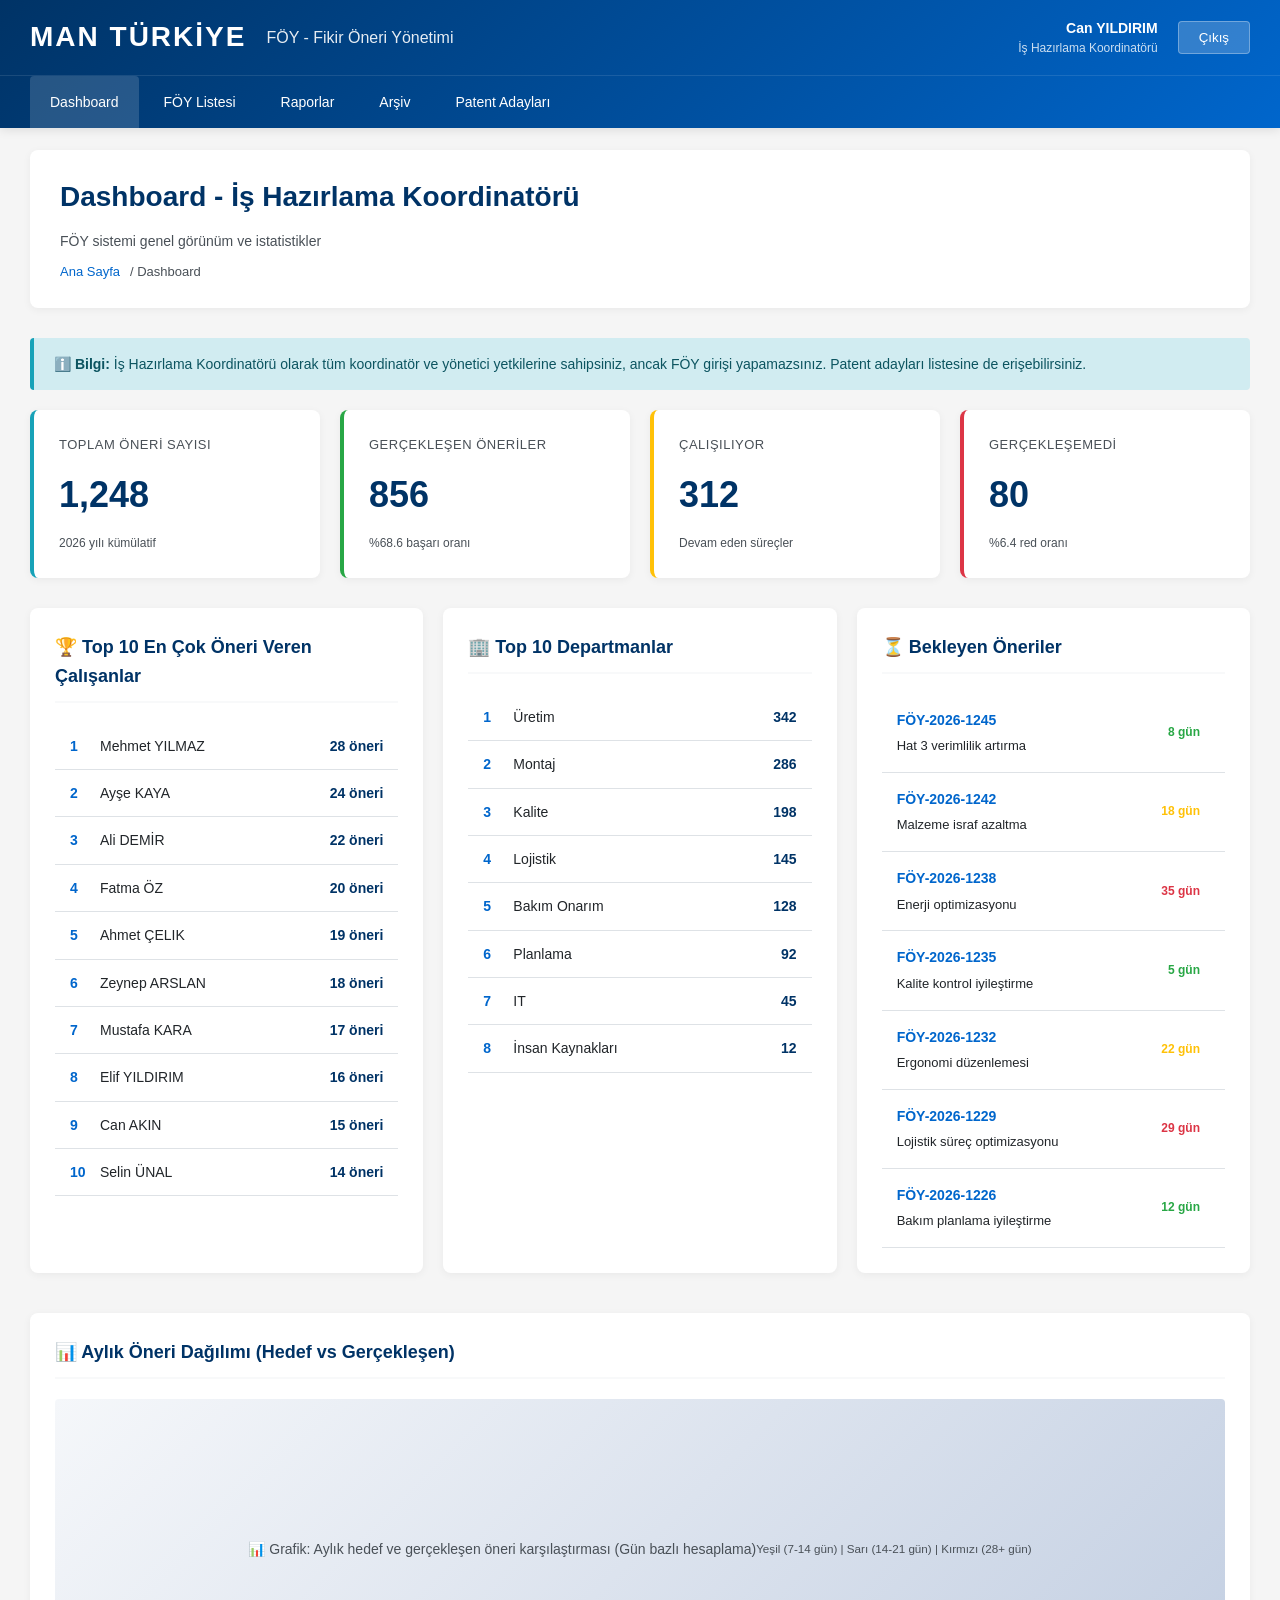
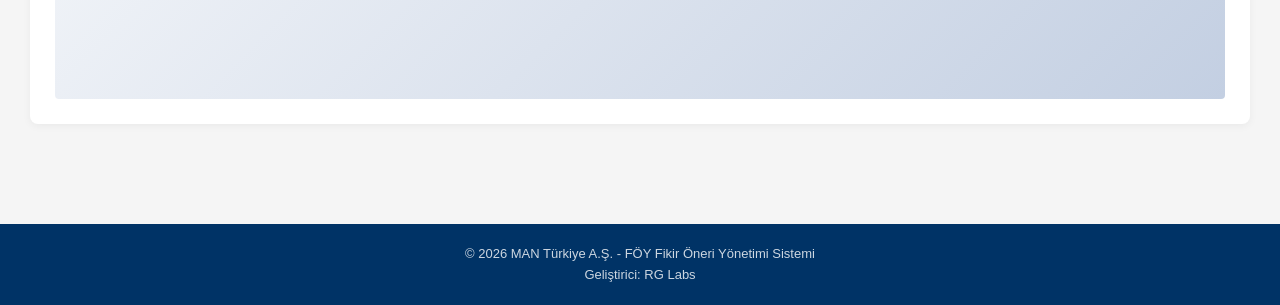
<file: is-hazirlama-koordinatoru/dashboard.html>
<!DOCTYPE html>
<html lang="tr">
<head>
    <meta charset="UTF-8">
    <meta name="viewport" content="width=device-width, initial-scale=1.0">
    <title>İş Hazırlama Koordinatörü Dashboard - FÖY Sistemi</title>
    <link rel="stylesheet" href="../css/style.css">
    <style>
        .chart-container {
            background: white;
            border-radius: 8px;
            padding: 25px;
            box-shadow: 0 2px 8px rgba(0,0,0,0.05);
            margin-bottom: 20px;
        }

        .chart-title {
            font-size: 18px;
            font-weight: 600;
            color: var(--primary-color);
            margin-bottom: 20px;
            padding-bottom: 10px;
            border-bottom: 2px solid var(--light-gray);
        }

        .pending-list {
            max-height: 600px;
            overflow-y: auto;
        }

        .pending-item {
            display: flex;
            justify-content: space-between;
            align-items: center;
            padding: 15px;
            border-bottom: 1px solid var(--border-color);
            transition: background-color 0.3s;
        }

        .pending-item:hover {
            background-color: var(--light-gray);
        }

        .pending-info {
            flex: 1;
        }

        .pending-number {
            font-weight: 600;
            color: var(--secondary-color);
            margin-bottom: 5px;
        }

        .pending-subject {
            font-size: 13px;
            color: var(--text-color);
        }

        .pending-days {
            padding: 5px 10px;
            border-radius: 4px;
            font-size: 12px;
            font-weight: 600;
        }

        .top-10-list {
            list-style: none;
        }

        .top-10-list li {
            display: flex;
            justify-content: space-between;
            padding: 12px 15px;
            border-bottom: 1px solid var(--border-color);
            transition: background-color 0.3s;
        }

        .top-10-list li:hover {
            background-color: var(--light-gray);
        }

        .rank {
            font-weight: 700;
            color: var(--secondary-color);
            width: 30px;
        }

        .name {
            flex: 1;
        }

        .count {
            font-weight: 600;
            color: var(--primary-color);
        }
    </style>
</head>
<body>
    <!-- Header -->
    <header class="header">
        <div class="header-top">
            <div class="logo-section">
                <div class="logo">MAN TÜRKİYE</div>
                <div class="system-title">FÖY - Fikir Öneri Yönetimi</div>
            </div>
            <div class="user-section">
                <div class="user-info">
                    <div class="user-name">Can YILDIRIM</div>
                    <div class="user-role">İş Hazırlama Koordinatörü</div>
                </div>
                <button class="logout-btn">Çıkış</button>
            </div>
        </div>
        <nav class="navigation">
            <ul class="nav-menu">
                <li><a href="dashboard.html" class="active">Dashboard</a></li>
                <li><a href="../admin/foy-listesi.html">FÖY Listesi</a></li>
                <li><a href="../admin/raporlar.html">Raporlar</a></li>
                <li><a href="../admin/arsiv.html">Arşiv</a></li>
                <li><a href="../admin/patent-adaylari.html">Patent Adayları</a></li>
            </ul>
        </nav>
    </header>

    <!-- Main Content -->
    <main class="main-content">
        <div class="page-header">
            <h1 class="page-title">Dashboard - İş Hazırlama Koordinatörü</h1>
            <p class="page-description">FÖY sistemi genel görünüm ve istatistikler</p>
            <div class="breadcrumb">
                <a href="dashboard.html">Ana Sayfa</a> / Dashboard
            </div>
        </div>

        <div class="alert alert-info">
            <strong>ℹ️ Bilgi:</strong> İş Hazırlama Koordinatörü olarak tüm koordinatör ve yönetici yetkilerine sahipsiniz, ancak FÖY girişi yapamazsınız. Patent adayları listesine de erişebilirsiniz.
        </div>

        <!-- Stat Cards -->
        <div class="dashboard-grid">
            <div class="stat-card info">
                <div class="stat-label">Toplam Öneri Sayısı</div>
                <div class="stat-value">1,248</div>
                <div class="stat-description">2026 yılı kümülatif</div>
            </div>

            <div class="stat-card success">
                <div class="stat-label">Gerçekleşen Öneriler</div>
                <div class="stat-value">856</div>
                <div class="stat-description">%68.6 başarı oranı</div>
            </div>

            <div class="stat-card warning">
                <div class="stat-label">Çalışılıyor</div>
                <div class="stat-value">312</div>
                <div class="stat-description">Devam eden süreçler</div>
            </div>

            <div class="stat-card danger">
                <div class="stat-label">Gerçekleşemedi</div>
                <div class="stat-value">80</div>
                <div class="stat-description">%6.4 red oranı</div>
            </div>
        </div>

        <!-- Charts Row -->
        <div style="display: grid; grid-template-columns: 1fr 1fr 1fr; gap: 20px; margin-bottom: 20px;">
            <!-- Top 10 Çalışanlar -->
            <div class="chart-container">
                <h3 class="chart-title">🏆 Top 10 En Çok Öneri Veren Çalışanlar</h3>
                <ul class="top-10-list">
                    <li>
                        <span class="rank">1</span>
                        <span class="name">Mehmet YILMAZ</span>
                        <span class="count">28 öneri</span>
                    </li>
                    <li>
                        <span class="rank">2</span>
                        <span class="name">Ayşe KAYA</span>
                        <span class="count">24 öneri</span>
                    </li>
                    <li>
                        <span class="rank">3</span>
                        <span class="name">Ali DEMİR</span>
                        <span class="count">22 öneri</span>
                    </li>
                    <li>
                        <span class="rank">4</span>
                        <span class="name">Fatma ÖZ</span>
                        <span class="count">20 öneri</span>
                    </li>
                    <li>
                        <span class="rank">5</span>
                        <span class="name">Ahmet ÇELIK</span>
                        <span class="count">19 öneri</span>
                    </li>
                    <li>
                        <span class="rank">6</span>
                        <span class="name">Zeynep ARSLAN</span>
                        <span class="count">18 öneri</span>
                    </li>
                    <li>
                        <span class="rank">7</span>
                        <span class="name">Mustafa KARA</span>
                        <span class="count">17 öneri</span>
                    </li>
                    <li>
                        <span class="rank">8</span>
                        <span class="name">Elif YILDIRIM</span>
                        <span class="count">16 öneri</span>
                    </li>
                    <li>
                        <span class="rank">9</span>
                        <span class="name">Can AKIN</span>
                        <span class="count">15 öneri</span>
                    </li>
                    <li>
                        <span class="rank">10</span>
                        <span class="name">Selin ÜNAL</span>
                        <span class="count">14 öneri</span>
                    </li>
                </ul>
            </div>

            <!-- Top 10 Departmanlar -->
            <div class="chart-container">
                <h3 class="chart-title">🏢 Top 10 Departmanlar</h3>
                <ul class="top-10-list">
                    <li>
                        <span class="rank">1</span>
                        <span class="name">Üretim</span>
                        <span class="count">342</span>
                    </li>
                    <li>
                        <span class="rank">2</span>
                        <span class="name">Montaj</span>
                        <span class="count">286</span>
                    </li>
                    <li>
                        <span class="rank">3</span>
                        <span class="name">Kalite</span>
                        <span class="count">198</span>
                    </li>
                    <li>
                        <span class="rank">4</span>
                        <span class="name">Lojistik</span>
                        <span class="count">145</span>
                    </li>
                    <li>
                        <span class="rank">5</span>
                        <span class="name">Bakım Onarım</span>
                        <span class="count">128</span>
                    </li>
                    <li>
                        <span class="rank">6</span>
                        <span class="name">Planlama</span>
                        <span class="count">92</span>
                    </li>
                    <li>
                        <span class="rank">7</span>
                        <span class="name">IT</span>
                        <span class="count">45</span>
                    </li>
                    <li>
                        <span class="rank">8</span>
                        <span class="name">İnsan Kaynakları</span>
                        <span class="count">12</span>
                    </li>
                </ul>
            </div>

            <!-- Bekleyen Öneriler (Gün bazlı renk kodlaması) -->
            <div class="chart-container">
                <h3 class="chart-title">⏳ Bekleyen Öneriler</h3>
                <div class="pending-list">
                    <div class="pending-item">
                        <div class="pending-info">
                            <div class="pending-number">FÖY-2026-1245</div>
                            <div class="pending-subject">Hat 3 verimlilik artırma</div>
                        </div>
                        <span class="pending-days status-green">8 gün</span>
                    </div>
                    <div class="pending-item">
                        <div class="pending-info">
                            <div class="pending-number">FÖY-2026-1242</div>
                            <div class="pending-subject">Malzeme israf azaltma</div>
                        </div>
                        <span class="pending-days status-yellow">18 gün</span>
                    </div>
                    <div class="pending-item">
                        <div class="pending-info">
                            <div class="pending-number">FÖY-2026-1238</div>
                            <div class="pending-subject">Enerji optimizasyonu</div>
                        </div>
                        <span class="pending-days status-red">35 gün</span>
                    </div>
                    <div class="pending-item">
                        <div class="pending-info">
                            <div class="pending-number">FÖY-2026-1235</div>
                            <div class="pending-subject">Kalite kontrol iyileştirme</div>
                        </div>
                        <span class="pending-days status-green">5 gün</span>
                    </div>
                    <div class="pending-item">
                        <div class="pending-info">
                            <div class="pending-number">FÖY-2026-1232</div>
                            <div class="pending-subject">Ergonomi düzenlemesi</div>
                        </div>
                        <span class="pending-days status-yellow">22 gün</span>
                    </div>
                    <div class="pending-item">
                        <div class="pending-info">
                            <div class="pending-number">FÖY-2026-1229</div>
                            <div class="pending-subject">Lojistik süreç optimizasyonu</div>
                        </div>
                        <span class="pending-days status-red">29 gün</span>
                    </div>
                    <div class="pending-item">
                        <div class="pending-info">
                            <div class="pending-number">FÖY-2026-1226</div>
                            <div class="pending-subject">Bakım planlama iyileştirme</div>
                        </div>
                        <span class="pending-days status-green">12 gün</span>
                    </div>
                </div>
            </div>
        </div>

        <!-- Aylık Öneri Dağılımı -->
        <div class="chart-container">
            <h3 class="chart-title">📊 Aylık Öneri Dağılımı (Hedef vs Gerçekleşen)</h3>
            <div style="height: 300px; background: linear-gradient(135deg, #f5f7fa 0%, #c3cfe2 100%); border-radius: 4px; display: flex; align-items: center; justify-content: center; color: var(--dark-gray); font-size: 14px;">
                📊 Grafik: Aylık hedef ve gerçekleşen öneri karşılaştırması (Gün bazlı hesaplama)<br>
                <small>Yeşil (7-14 gün) | Sarı (14-21 gün) | Kırmızı (28+ gün)</small>
            </div>
        </div>
    </main>

    <!-- Footer -->
    <footer class="footer">
        <p>&copy; 2026 MAN Türkiye A.Ş. - FÖY Fikir Öneri Yönetimi Sistemi</p>
        <p>Geliştirici: RG Labs</p>
    </footer>

    <script src="../js/main.js"></script>
</body>
</html>
</file>
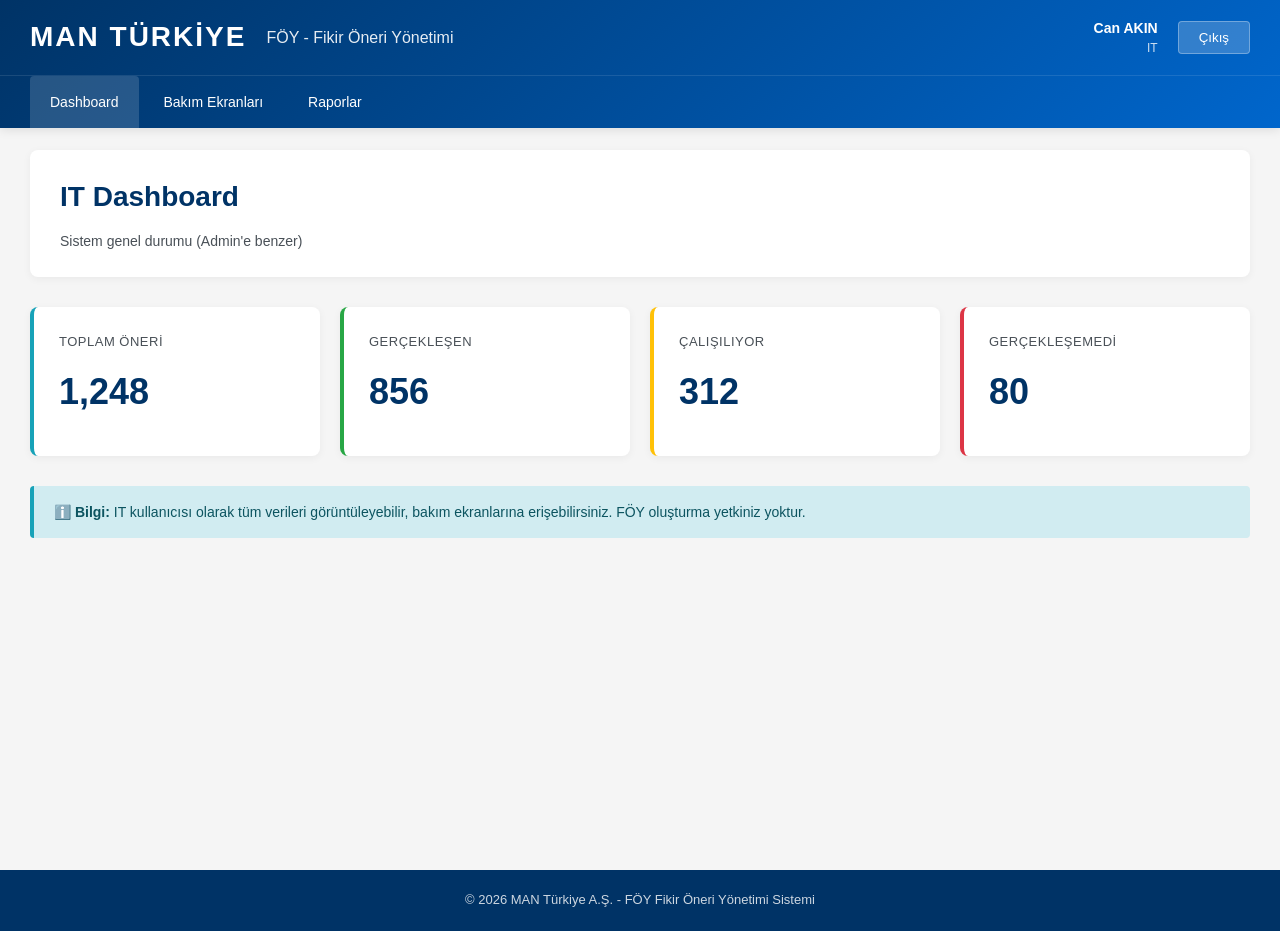
<file: it/dashboard.html>
<!DOCTYPE html>
<html lang="tr">
<head>
    <meta charset="UTF-8">
    <title>IT Dashboard - FÖY</title>
    <link rel="stylesheet" href="../css/style.css">
</head>
<body>
    <header class="header">
        <div class="header-top">
            <div class="logo-section">
                <div class="logo">MAN TÜRKİYE</div>
                <div class="system-title">FÖY - Fikir Öneri Yönetimi</div>
            </div>
            <div class="user-section">
                <div class="user-info">
                    <div class="user-name">Can AKIN</div>
                    <div class="user-role">IT</div>
                </div>
                <button class="logout-btn">Çıkış</button>
            </div>
        </div>
        <nav class="navigation">
            <ul class="nav-menu">
                <li><a href="dashboard.html" class="active">Dashboard</a></li>
                <li><a href="../admin/bakim.html">Bakım Ekranları</a></li>
                <li><a href="../admin/raporlar.html">Raporlar</a></li>
            </ul>
        </nav>
    </header>

    <main class="main-content">
        <div class="page-header">
            <h1 class="page-title">IT Dashboard</h1>
            <p class="page-description">Sistem genel durumu (Admin'e benzer)</p>
        </div>

        <div class="dashboard-grid">
            <div class="stat-card info">
                <div class="stat-label">Toplam Öneri</div>
                <div class="stat-value">1,248</div>
            </div>

            <div class="stat-card success">
                <div class="stat-label">Gerçekleşen</div>
                <div class="stat-value">856</div>
            </div>

            <div class="stat-card warning">
                <div class="stat-label">Çalışılıyor</div>
                <div class="stat-value">312</div>
            </div>

            <div class="stat-card danger">
                <div class="stat-label">Gerçekleşemedi</div>
                <div class="stat-value">80</div>
            </div>
        </div>

        <div class="alert alert-info">
            <strong>ℹ️ Bilgi:</strong> IT kullanıcısı olarak tüm verileri görüntüleyebilir, bakım ekranlarına erişebilirsiniz. FÖY oluşturma yetkiniz yoktur.
        </div>
    </main>

    <footer class="footer">
        <p>&copy; 2026 MAN Türkiye A.Ş. - FÖY Fikir Öneri Yönetimi Sistemi</p>
    </footer>
</body>
</html>
</file>
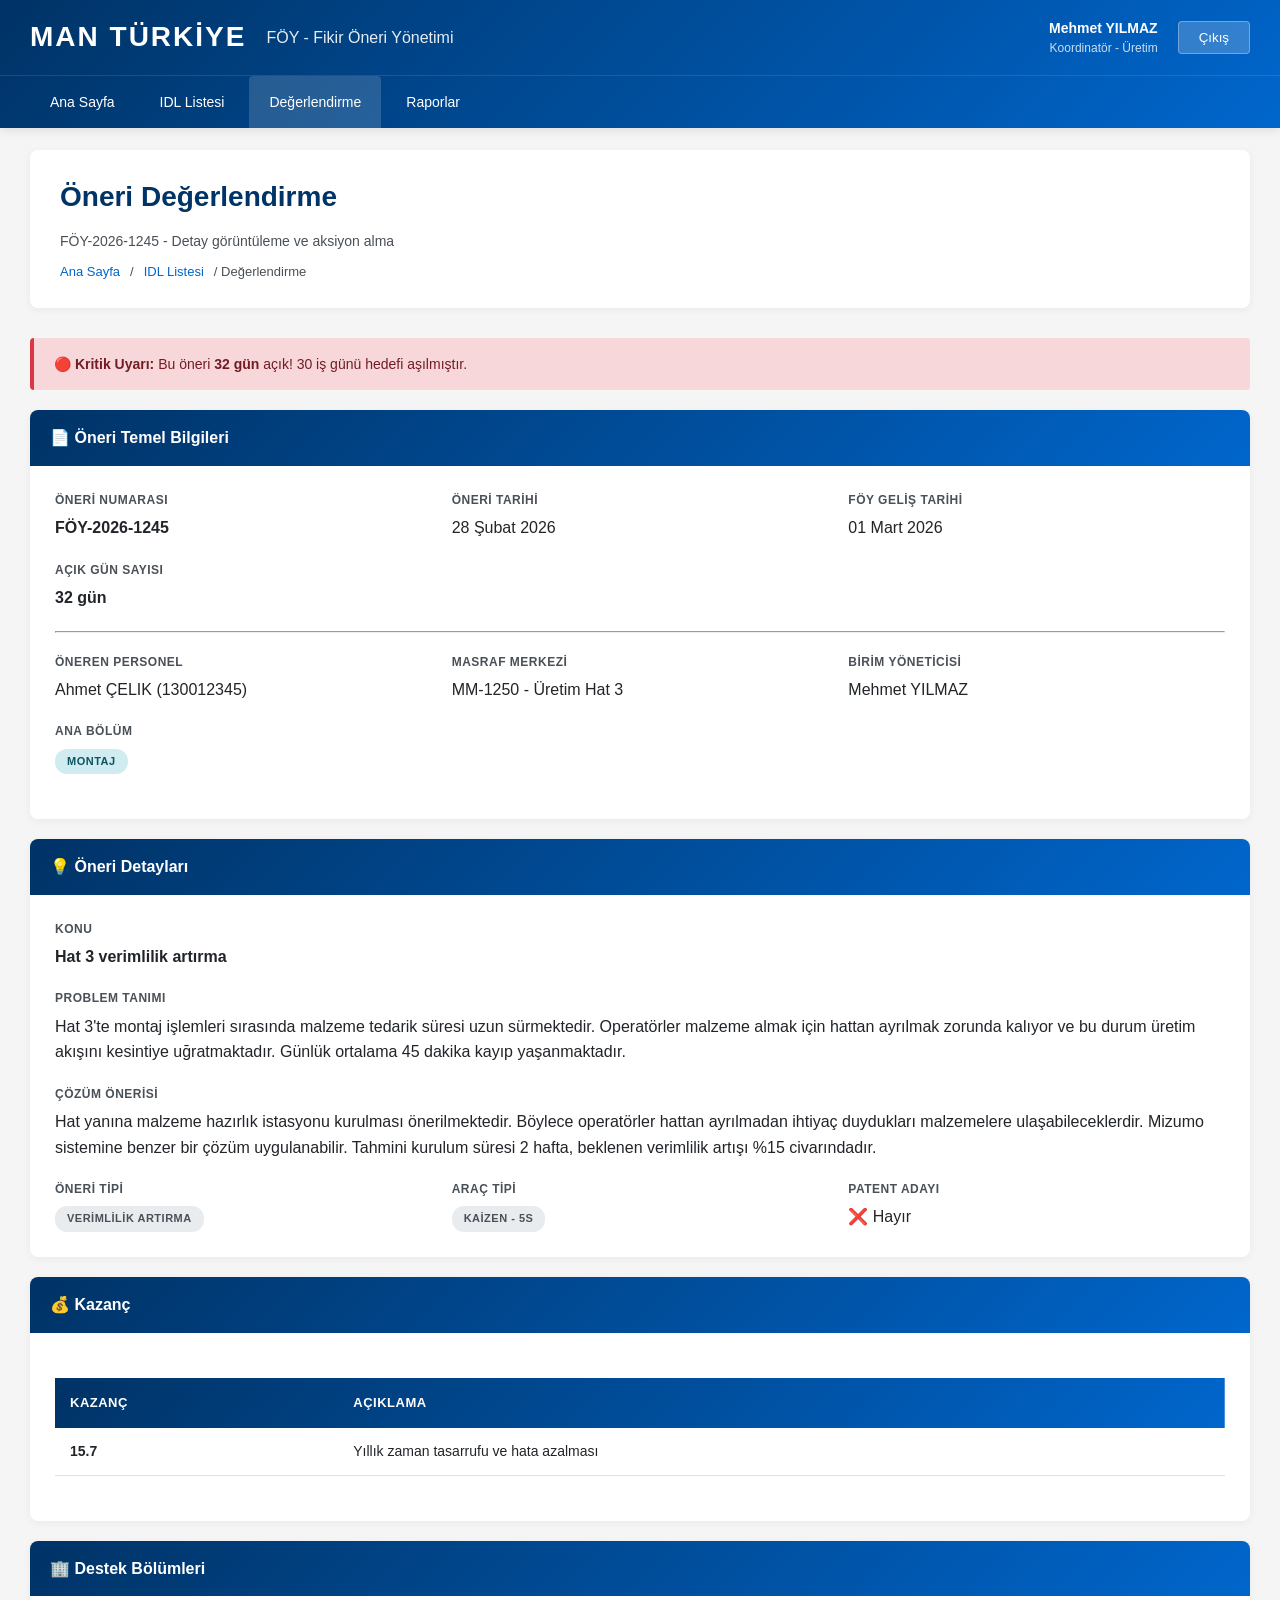
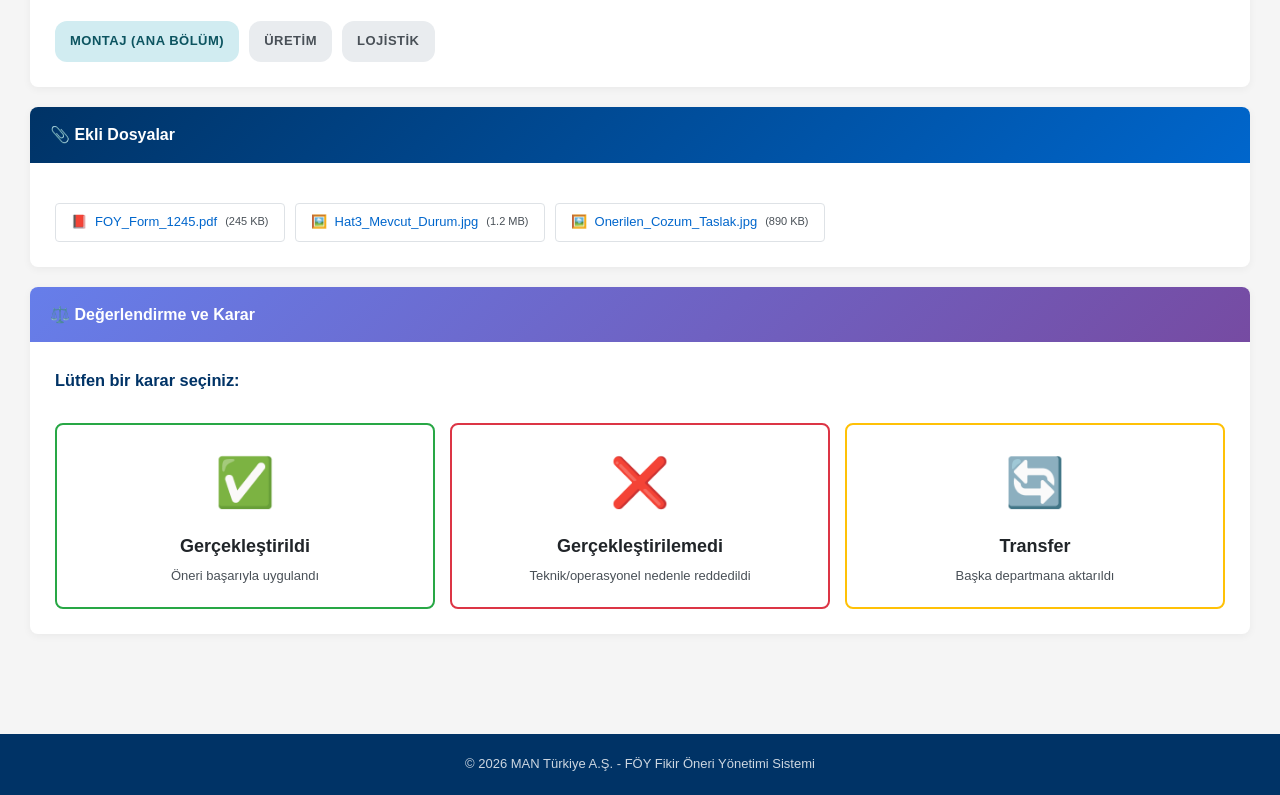
<file: koordinator/degerlendirme.html>
<!DOCTYPE html>
<html lang="tr">
<head>
    <meta charset="UTF-8">
    <meta name="viewport" content="width=device-width, initial-scale=1.0">
    <title>Öneri Değerlendirme - FÖY Sistemi</title>
    <link rel="stylesheet" href="../css/style.css">
    <style>
        .info-grid {
            display: grid;
            grid-template-columns: repeat(auto-fit, minmax(300px, 1fr));
            gap: 20px;
            margin-bottom: 20px;
        }

        .info-item {
            display: flex;
            flex-direction: column;
            gap: 5px;
        }

        .info-label {
            font-weight: 600;
            color: var(--dark-gray);
            font-size: 12px;
            text-transform: uppercase;
            letter-spacing: 0.5px;
        }

        .info-value {
            font-size: 16px;
            color: var(--text-color);
        }

        .decision-buttons {
            display: grid;
            grid-template-columns: repeat(auto-fit, minmax(200px, 1fr));
            gap: 15px;
            margin-top: 30px;
        }

        .decision-btn {
            padding: 20px;
            border: 2px solid;
            border-radius: 8px;
            background: white;
            cursor: pointer;
            transition: all 0.3s;
            text-align: center;
        }

        .decision-btn:hover {
            transform: translateY(-3px);
            box-shadow: 0 4px 12px rgba(0,0,0,0.15);
        }

        .decision-btn.selected {
            transform: scale(1.05);
            box-shadow: 0 6px 20px rgba(0,0,0,0.2);
        }

        .decision-btn-success {
            border-color: var(--success-color);
        }

        .decision-btn-success.selected {
            background-color: var(--success-color);
            color: white;
        }

        .decision-btn-danger {
            border-color: var(--danger-color);
        }

        .decision-btn-danger.selected {
            background-color: var(--danger-color);
            color: white;
        }

        .decision-btn-warning {
            border-color: var(--warning-color);
        }

        .decision-btn-warning.selected {
            background-color: var(--warning-color);
            color: var(--text-color);
        }

        .decision-icon {
            font-size: 48px;
            margin-bottom: 10px;
        }

        .decision-title {
            font-size: 18px;
            font-weight: 600;
            margin-bottom: 5px;
        }

        .decision-desc {
            font-size: 13px;
            color: var(--dark-gray);
        }

        .action-form {
            display: none;
            margin-top: 25px;
            padding: 25px;
            background-color: var(--light-gray);
            border-radius: 8px;
            border: 2px solid var(--border-color);
        }

        .action-form.show {
            display: block;
            animation: slideDown 0.3s ease-out;
        }

        @keyframes slideDown {
            from {
                opacity: 0;
                transform: translateY(-20px);
            }
            to {
                opacity: 1;
                transform: translateY(0);
            }
        }

        .attached-files {
            display: flex;
            flex-wrap: wrap;
            gap: 10px;
            margin-top: 15px;
        }

        .attached-file {
            display: flex;
            align-items: center;
            gap: 8px;
            padding: 8px 15px;
            background: white;
            border: 1px solid var(--border-color);
            border-radius: 4px;
            font-size: 13px;
        }

        .attached-file a {
            color: var(--secondary-color);
            text-decoration: none;
        }

        .attached-file a:hover {
            text-decoration: underline;
        }
    </style>
</head>
<body>
    <!-- Header -->
    <header class="header">
        <div class="header-top">
            <div class="logo-section">
                <div class="logo">MAN TÜRKİYE</div>
                <div class="system-title">FÖY - Fikir Öneri Yönetimi</div>
            </div>
            <div class="user-section">
                <div class="user-info">
                    <div class="user-name">Mehmet YILMAZ</div>
                    <div class="user-role">Koordinatör - Üretim</div>
                </div>
                <button class="logout-btn">Çıkış</button>
            </div>
        </div>
        <nav class="navigation">
            <ul class="nav-menu">
                <li><a href="giris.html">Ana Sayfa</a></li>
                <li><a href="idl-listesi.html">IDL Listesi</a></li>
                <li><a href="degerlendirme.html" class="active">Değerlendirme</a></li>
                <li><a href="raporlar.html">Raporlar</a></li>
            </ul>
        </nav>
    </header>

    <!-- Main Content -->
    <main class="main-content">
        <div class="page-header">
            <h1 class="page-title">Öneri Değerlendirme</h1>
            <p class="page-description">FÖY-2026-1245 - Detay görüntüleme ve aksiyon alma</p>
            <div class="breadcrumb">
                <a href="giris.html">Ana Sayfa</a> / <a href="idl-listesi.html">IDL Listesi</a> / Değerlendirme
            </div>
        </div>

        <!-- Durum Uyarısı -->
        <div class="alert alert-danger">
            <strong>🔴 Kritik Uyarı:</strong> Bu öneri <strong>32 gün</strong> açık! 30 iş günü hedefi aşılmıştır.
        </div>

        <!-- Öneri Temel Bilgileri -->
        <div class="card">
            <div class="card-header">
                📄 Öneri Temel Bilgileri
            </div>
            <div class="card-body">
                <div class="info-grid">
                    <div class="info-item">
                        <span class="info-label">Öneri Numarası</span>
                        <span class="info-value"><strong>FÖY-2026-1245</strong></span>
                    </div>
                    <div class="info-item">
                        <span class="info-label">Öneri Tarihi</span>
                        <span class="info-value">28 Şubat 2026</span>
                    </div>
                    <div class="info-item">
                        <span class="info-label">FÖY Geliş Tarihi</span>
                        <span class="info-value">01 Mart 2026</span>
                    </div>
                    <div class="info-item">
                        <span class="info-label">Açık Gün Sayısı</span>
                        <span class="info-value status-red"><strong>32 gün</strong></span>
                    </div>
                </div>

                <hr style="margin: 20px 0;">

                <div class="info-grid">
                    <div class="info-item">
                        <span class="info-label">Öneren Personel</span>
                        <span class="info-value">Ahmet ÇELIK (130012345)</span>
                    </div>
                    <div class="info-item">
                        <span class="info-label">Masraf Merkezi</span>
                        <span class="info-value">MM-1250 - Üretim Hat 3</span>
                    </div>
                    <div class="info-item">
                        <span class="info-label">Birim Yöneticisi</span>
                        <span class="info-value">Mehmet YILMAZ</span>
                    </div>
                    <div class="info-item">
                        <span class="info-label">Ana Bölüm</span>
                        <span class="info-value"><span class="badge badge-info">Montaj</span></span>
                    </div>
                </div>
            </div>
        </div>

        <!-- Öneri Detayları -->
        <div class="card">
            <div class="card-header">
                💡 Öneri Detayları
            </div>
            <div class="card-body">
                <div class="info-item mb-20">
                    <span class="info-label">Konu</span>
                    <span class="info-value"><strong>Hat 3 verimlilik artırma</strong></span>
                </div>

                <div class="info-item mb-20">
                    <span class="info-label">Problem Tanımı</span>
                    <span class="info-value">
                        Hat 3'te montaj işlemleri sırasında malzeme tedarik süresi uzun sürmektedir.
                        Operatörler malzeme almak için hattan ayrılmak zorunda kalıyor ve bu durum
                        üretim akışını kesintiye uğratmaktadır. Günlük ortalama 45 dakika kayıp yaşanmaktadır.
                    </span>
                </div>

                <div class="info-item mb-20">
                    <span class="info-label">Çözüm Önerisi</span>
                    <span class="info-value">
                        Hat yanına malzeme hazırlık istasyonu kurulması önerilmektedir. Böylece operatörler
                        hattan ayrılmadan ihtiyaç duydukları malzemelere ulaşabileceklerdir. Mizumo sistemine
                        benzer bir çözüm uygulanabilir. Tahmini kurulum süresi 2 hafta, beklenen verimlilik
                        artışı %15 civarındadır.
                    </span>
                </div>

                <div class="form-row">
                    <div class="info-item">
                        <span class="info-label">Öneri Tipi</span>
                        <span class="info-value"><span class="badge badge-secondary">Verimlilik Artırma</span></span>
                    </div>

                    <div class="info-item">
                        <span class="info-label">Araç Tipi</span>
                        <span class="info-value"><span class="badge badge-secondary">Kaizen - 5S</span></span>
                    </div>

                    <div class="info-item">
                        <span class="info-label">Patent Adayı</span>
                        <span class="info-value">❌ Hayır</span>
                    </div>
                </div>
            </div>
        </div>

        <!-- Kazanç -->
        <div class="card">
            <div class="card-header">
                💰 Kazanç
            </div>
            <div class="card-body">
                <div class="table-container">
                    <table>
                        <thead>
                            <tr>
                                <th>Kazanç</th>
                                <th>Açıklama</th>
                            </tr>
                        </thead>
                        <tbody>
                            <tr>
                                <td><strong>15.7</strong></td>
                                <td>Yıllık zaman tasarrufu ve hata azalması</td>
                            </tr>
                        </tbody>
                    </table>
                </div>
            </div>
        </div>

        <!-- Destek Bölümleri -->
        <div class="card">
            <div class="card-header">
                🏢 Destek Bölümleri
            </div>
            <div class="card-body">
                <div style="display: flex; gap: 10px; flex-wrap: wrap;">
                    <span class="badge badge-info" style="padding: 10px 15px; font-size: 13px;">Montaj (Ana Bölüm)</span>
                    <span class="badge badge-secondary" style="padding: 10px 15px; font-size: 13px;">Üretim</span>
                    <span class="badge badge-secondary" style="padding: 10px 15px; font-size: 13px;">Lojistik</span>
                </div>
            </div>
        </div>

        <!-- Ekli Dosyalar -->
        <div class="card">
            <div class="card-header">
                📎 Ekli Dosyalar
            </div>
            <div class="card-body">
                <div class="attached-files">
                    <div class="attached-file">
                        <span>📕</span>
                        <a href="#" download>FOY_Form_1245.pdf</a>
                        <span style="color: var(--dark-gray); font-size: 11px;">(245 KB)</span>
                    </div>
                    <div class="attached-file">
                        <span>🖼️</span>
                        <a href="#" download>Hat3_Mevcut_Durum.jpg</a>
                        <span style="color: var(--dark-gray); font-size: 11px;">(1.2 MB)</span>
                    </div>
                    <div class="attached-file">
                        <span>🖼️</span>
                        <a href="#" download>Onerilen_Cozum_Taslak.jpg</a>
                        <span style="color: var(--dark-gray); font-size: 11px;">(890 KB)</span>
                    </div>
                </div>
            </div>
        </div>

        <!-- Değerlendirme ve Karar -->
        <div class="card">
            <div class="card-header" style="background: linear-gradient(135deg, #667eea 0%, #764ba2 100%);">
                ⚖️ Değerlendirme ve Karar
            </div>
            <div class="card-body">
                <h3 style="margin-bottom: 20px; color: var(--primary-color);">Lütfen bir karar seçiniz:</h3>

                <div class="decision-buttons">
                    <!-- Gerçekleştirildi -->
                    <div class="decision-btn decision-btn-success" data-action="gerceklesti">
                        <div class="decision-icon">✅</div>
                        <div class="decision-title">Gerçekleştirildi</div>
                        <div class="decision-desc">Öneri başarıyla uygulandı</div>
                    </div>

                    <!-- Gerçekleştirilemedi -->
                    <div class="decision-btn decision-btn-danger" data-action="gerceklesemedi">
                        <div class="decision-icon">❌</div>
                        <div class="decision-title">Gerçekleştirilemedi</div>
                        <div class="decision-desc">Teknik/operasyonel nedenle reddedildi</div>
                    </div>

                    <!-- Transfer -->
                    <div class="decision-btn decision-btn-warning" data-action="transfer">
                        <div class="decision-icon">🔄</div>
                        <div class="decision-title">Transfer</div>
                        <div class="decision-desc">Başka departmana aktarıldı</div>
                    </div>
                </div>

                <!-- Gerçekleştirildi Formu -->
                <div id="form-gerceklesti" class="action-form">
                    <h4 style="margin-bottom: 15px; color: var(--success-color);">✅ Gerçekleştirme Bilgileri</h4>

                    <div class="form-group">
                        <label class="form-label">Uygulama Notları (Opsiyonel)</label>
                        <textarea class="form-control" rows="4" placeholder="Önerinin nasıl uygulandığını açıklayabilirsiniz (zorunlu değil)"></textarea>
                        <div class="form-help">Bu alan opsiyoneldir, zorunlu değildir</div>
                    </div>

                    <div class="form-group">
                        <label class="form-label">Gerçekleşen Kazançlar (Opsiyonel)</label>
                        <input type="text" class="form-control" placeholder="Ölçülen gerçek kazançlar">
                    </div>

                    <div class="form-group">
                        <label class="form-label">Dosya Ekle</label>
                        <input type="file" class="form-control" multiple>
                        <div class="form-help">Uygulama fotoğrafları veya dokümanları ekleyebilirsiniz</div>
                    </div>

                    <div class="btn-group" style="justify-content: flex-end; margin-top: 20px;">
                        <button type="button" class="btn btn-secondary" onclick="cancelDecision()">İptal</button>
                        <button type="button" class="btn btn-success">Onayla ve Kapat</button>
                    </div>
                </div>

                <!-- Gerçekleştirilemedi Formu -->
                <div id="form-gerceklesemedi" class="action-form">
                    <h4 style="margin-bottom: 15px; color: var(--danger-color);">❌ Red Bilgileri</h4>

                    <div class="form-group">
                        <label class="form-label required">Red Açıklaması</label>
                        <textarea class="form-control" rows="5" placeholder="Önerinin neden gerçekleştirilemediğini detaylı açıklayınız (ZORUNLU)" required></textarea>
                        <div class="form-help">Bu alan boş bırakılamaz!</div>
                    </div>

                    <div class="form-group">
                        <label class="form-label">Red Nedeni Kategorisi</label>
                        <select class="form-control">
                            <option value="">Seçiniz...</option>
                            <option value="1">Teknik Olarak İmkansız</option>
                            <option value="2">Maliyet Uygun Değil</option>
                            <option value="3">Güvenlik Riski</option>
                            <option value="4">Mevcut Standartlara Uygun Değil</option>
                            <option value="5">Başka Bir Çözüm Mevcut</option>
                            <option value="6">Diğer</option>
                        </select>
                    </div>

                    <div class="btn-group" style="justify-content: flex-end; margin-top: 20px;">
                        <button type="button" class="btn btn-secondary" onclick="cancelDecision()">İptal</button>
                        <button type="button" class="btn btn-danger">Onayla ve Reddet</button>
                    </div>
                </div>

                <!-- Transfer Formu -->
                <div id="form-transfer" class="action-form">
                    <h4 style="margin-bottom: 15px; color: var(--warning-color);">🔄 Transfer Bilgileri</h4>

                    <div class="form-group">
                        <label class="form-label required">Transfer Edilecek Departman</label>
                        <select class="form-control" required>
                            <option value="">Seçiniz...</option>
                            <option value="1">Kalite</option>
                            <option value="2">Lojistik</option>
                            <option value="3">Bakım Onarım</option>
                            <option value="4">Planlama</option>
                            <option value="5">IT</option>
                            <option value="6">İnsan Kaynakları</option>
                        </select>
                        <div class="form-help">Transfer edilen birime otomatik mail gidecektir</div>
                    </div>

                    <div class="form-group">
                        <label class="form-label required">Transfer Açıklaması/Notu</label>
                        <textarea class="form-control" rows="4" placeholder="Transfer nedeni veya açıklama giriniz" required></textarea>
                        <div class="form-help">Transfer ediyorsanız not/açıklama alanı kullanılır</div>
                    </div>

                    <div class="btn-group" style="justify-content: flex-end; margin-top: 20px;">
                        <button type="button" class="btn btn-secondary" onclick="cancelDecision()">İptal</button>
                        <button type="button" class="btn btn-warning">Transfer Et ve Mail Gönder</button>
                    </div>

                    <!-- Mail Şablonu: Transfer -->
                    <div class="card mt-20" style="border-left: 4px solid #ffc107;">
                        <div class="card-header" style="background: #fff3cd; color: #856404; cursor: pointer;" onclick="document.getElementById('mailSablonuTransfer').style.display = document.getElementById('mailSablonuTransfer').style.display === 'none' ? 'block' : 'none'">
                            📧 Mail Şablonu: FÖY Aktarım (Tıklayarak görüntüleyin)
                        </div>
                        <div class="card-body" id="mailSablonuTransfer" style="display: none; background: #f8f9fa; font-size: 13px; line-height: 1.8;">
                            <p><strong>Konu:</strong> Yeni Atanan Öneri – FÖY Sistemi</p>
                            <p>Merhaba,</p>
                            <p>Size atanan bir önerimiz bulunmaktadır. Lütfen FÖY sisteminden kontrol ediniz.</p>
                            <p><strong>FÖY Sistem Linki:</strong><br>
                            (→ Buraya link eklenecek)</p>
                            <p>Saygılarımızla,<br>
                            <strong>(Gönderen Birim)</strong></p>
                        </div>
                    </div>
                </div>

                <!-- Gerçekleştirilemedi Formu -->
                <div id="form-gerceklestirilemedi" class="action-form">
                    <h4 style="margin-bottom: 15px; color: var(--danger-color);">❌ Gerçekleştirilememe Bilgileri</h4>

                    <div class="form-group">
                        <label class="form-label required">Gerçekleştirilememe Nedeni</label>
                        <textarea class="form-control" rows="4" placeholder="Önerinin neden gerçekleştirilemediğini açıklayınız" required></textarea>
                        <div class="form-help">Bu bilgi kayıt altına alınacak ve raporlarda görünecektir</div>
                    </div>

                    <div class="form-group">
                        <label class="form-label">Dosya Ekle (Opsiyonel)</label>
                        <input type="file" class="form-control" multiple>
                        <div class="form-help">Gerçekleştirilememe ile ilgili dokümanlar ekleyebilirsiniz</div>
                    </div>

                    <div class="btn-group" style="justify-content: flex-end; margin-top: 20px;">
                        <button type="button" class="btn btn-secondary" onclick="cancelDecision()">İptal</button>
                        <button type="button" class="btn btn-danger">Gerçekleştirilemedi Olarak İşaretle</button>
                    </div>
                </div>
            </div>
        </div>
    </main>

    <!-- Footer -->
    <footer class="footer">
        <p>&copy; 2026 MAN Türkiye A.Ş. - FÖY Fikir Öneri Yönetimi Sistemi</p>
    </footer>

    <script>
        // Karar butonları işlevleri
        const decisionButtons = document.querySelectorAll('.decision-btn');
        const actionForms = document.querySelectorAll('.action-form');

        decisionButtons.forEach(btn => {
            btn.addEventListener('click', function() {
                const action = this.getAttribute('data-action');

                // Tüm butonları deselect et
                decisionButtons.forEach(b => b.classList.remove('selected'));

                // Tüm formları gizle
                actionForms.forEach(f => f.classList.remove('show'));

                // Seçili butonu işaretle
                this.classList.add('selected');

                // İlgili formu göster
                const form = document.getElementById(`form-${action}`);
                if (form) {
                    form.classList.add('show');
                    // Forma scroll et
                    form.scrollIntoView({ behavior: 'smooth', block: 'nearest' });
                }
            });
        });

        function cancelDecision() {
            decisionButtons.forEach(b => b.classList.remove('selected'));
            actionForms.forEach(f => f.classList.remove('show'));
        }

        // Form submit simülasyonları
        document.querySelectorAll('.btn-success, .btn-danger, .btn-warning').forEach(btn => {
            if (btn.textContent.includes('Onayla') || btn.textContent.includes('Transfer')) {
                btn.addEventListener('click', function() {
                    const action = this.className.includes('success') ? 'gerçekleştirildi' :
                                  this.className.includes('danger') ? 'reddedildi' : 'transfer edildi';

                    if (confirm(`Bu öneri ${action} olarak işaretlenecek. Emin misiniz?`)) {
                        alert(`✅ İşlem başarılı! Öneri ${action}. İlgililere otomatik mail gönderildi.`);
                        window.location.href = 'idl-listesi.html';
                    }
                });
            }
        });
    </script>
</body>
</html>
</file>
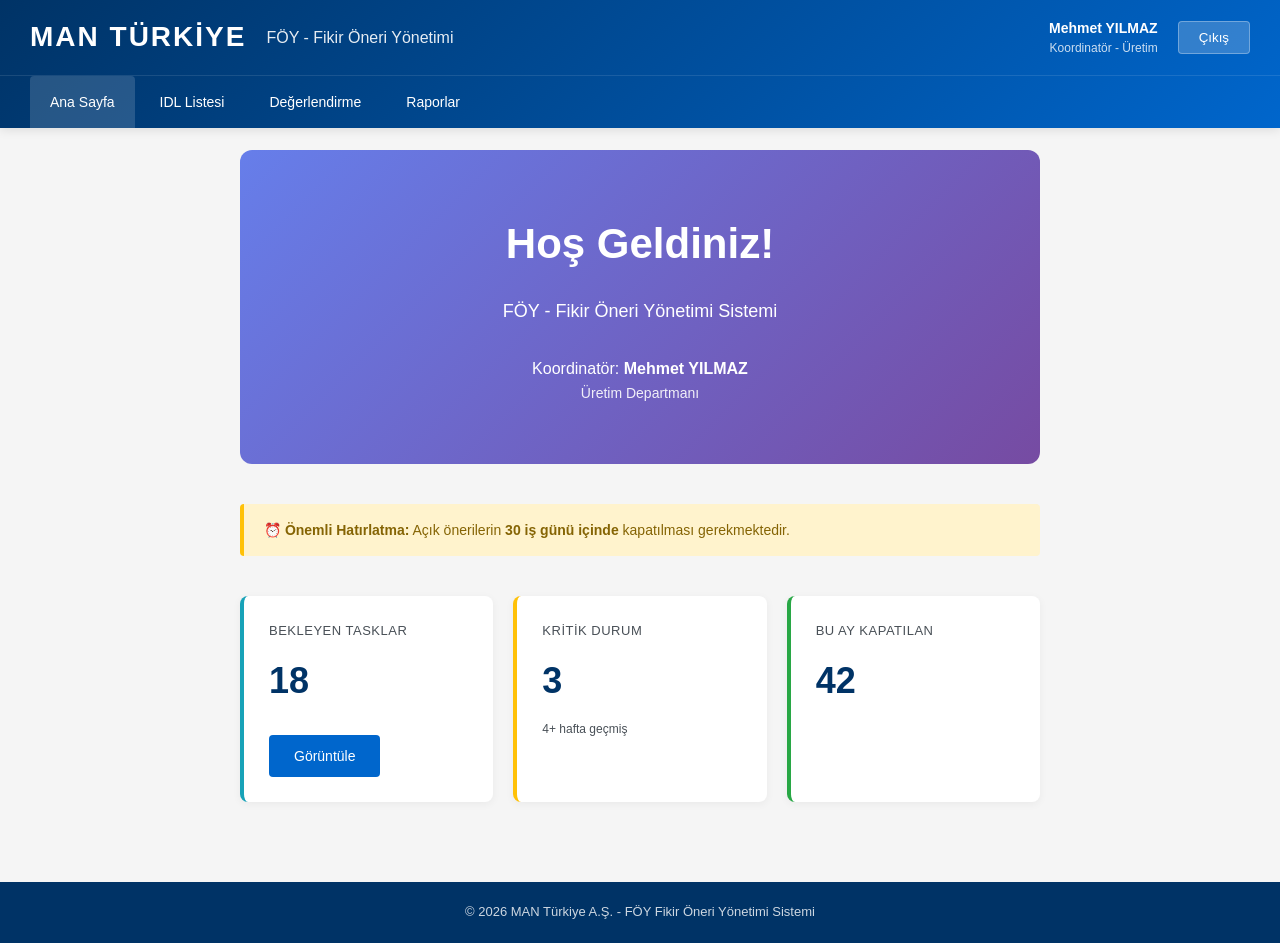
<file: koordinator/giris.html>
<!DOCTYPE html>
<html lang="tr">
<head>
    <meta charset="UTF-8">
    <title>Giriş - FÖY</title>
    <link rel="stylesheet" href="../css/style.css">
</head>
<body>
    <header class="header">
        <div class="header-top">
            <div class="logo-section">
                <div class="logo">MAN TÜRKİYE</div>
                <div class="system-title">FÖY - Fikir Öneri Yönetimi</div>
            </div>
            <div class="user-section">
                <div class="user-info">
                    <div class="user-name">Mehmet YILMAZ</div>
                    <div class="user-role">Koordinatör - Üretim</div>
                </div>
                <button class="logout-btn">Çıkış</button>
            </div>
        </div>
        <nav class="navigation">
            <ul class="nav-menu">
                <li><a href="giris.html" class="active">Ana Sayfa</a></li>
                <li><a href="idl-listesi.html">IDL Listesi</a></li>
                <li><a href="degerlendirme.html">Değerlendirme</a></li>
                <li><a href="raporlar.html">Raporlar</a></li>
            </ul>
        </nav>
    </header>

    <main class="main-content">
        <div style="max-width: 800px; margin: 0 auto;">
            <div style="background: linear-gradient(135deg, #667eea 0%, #764ba2 100%); color: white; padding: 60px 40px; border-radius: 12px; text-align: center; margin-bottom: 40px;">
                <h1 style="font-size: 42px; margin-bottom: 20px;">Hoş Geldiniz!</h1>
                <p style="font-size: 18px; margin-bottom: 30px;">FÖY - Fikir Öneri Yönetimi Sistemi</p>
                <p style="font-size: 16px;">Koordinatör: <strong>Mehmet YILMAZ</strong></p>
                <p style="font-size: 14px; opacity: 0.9;">Üretim Departmanı</p>
            </div>

            <div class="alert alert-warning">
                <strong>⏰ Önemli Hatırlatma:</strong> Açık önerilerin <strong>30 iş günü içinde</strong> kapatılması gerekmektedir.
            </div>

            <div style="display: grid; grid-template-columns: repeat(auto-fit, minmax(250px, 1fr)); gap: 20px; margin-top: 40px;">
                <div class="stat-card info">
                    <div class="stat-label">Bekleyen Tasklar</div>
                    <div class="stat-value">18</div>
                    <a href="idl-listesi.html" class="btn btn-primary" style="margin-top: 15px;">Görüntüle</a>
                </div>

                <div class="stat-card warning">
                    <div class="stat-label">Kritik Durum</div>
                    <div class="stat-value">3</div>
                    <div class="stat-description">4+ hafta geçmiş</div>
                </div>

                <div class="stat-card success">
                    <div class="stat-label">Bu Ay Kapatılan</div>
                    <div class="stat-value">42</div>
                </div>
            </div>
        </div>
    </main>

    <footer class="footer">
        <p>&copy; 2026 MAN Türkiye A.Ş. - FÖY Fikir Öneri Yönetimi Sistemi</p>
    </footer>
</body>
</html>
</file>
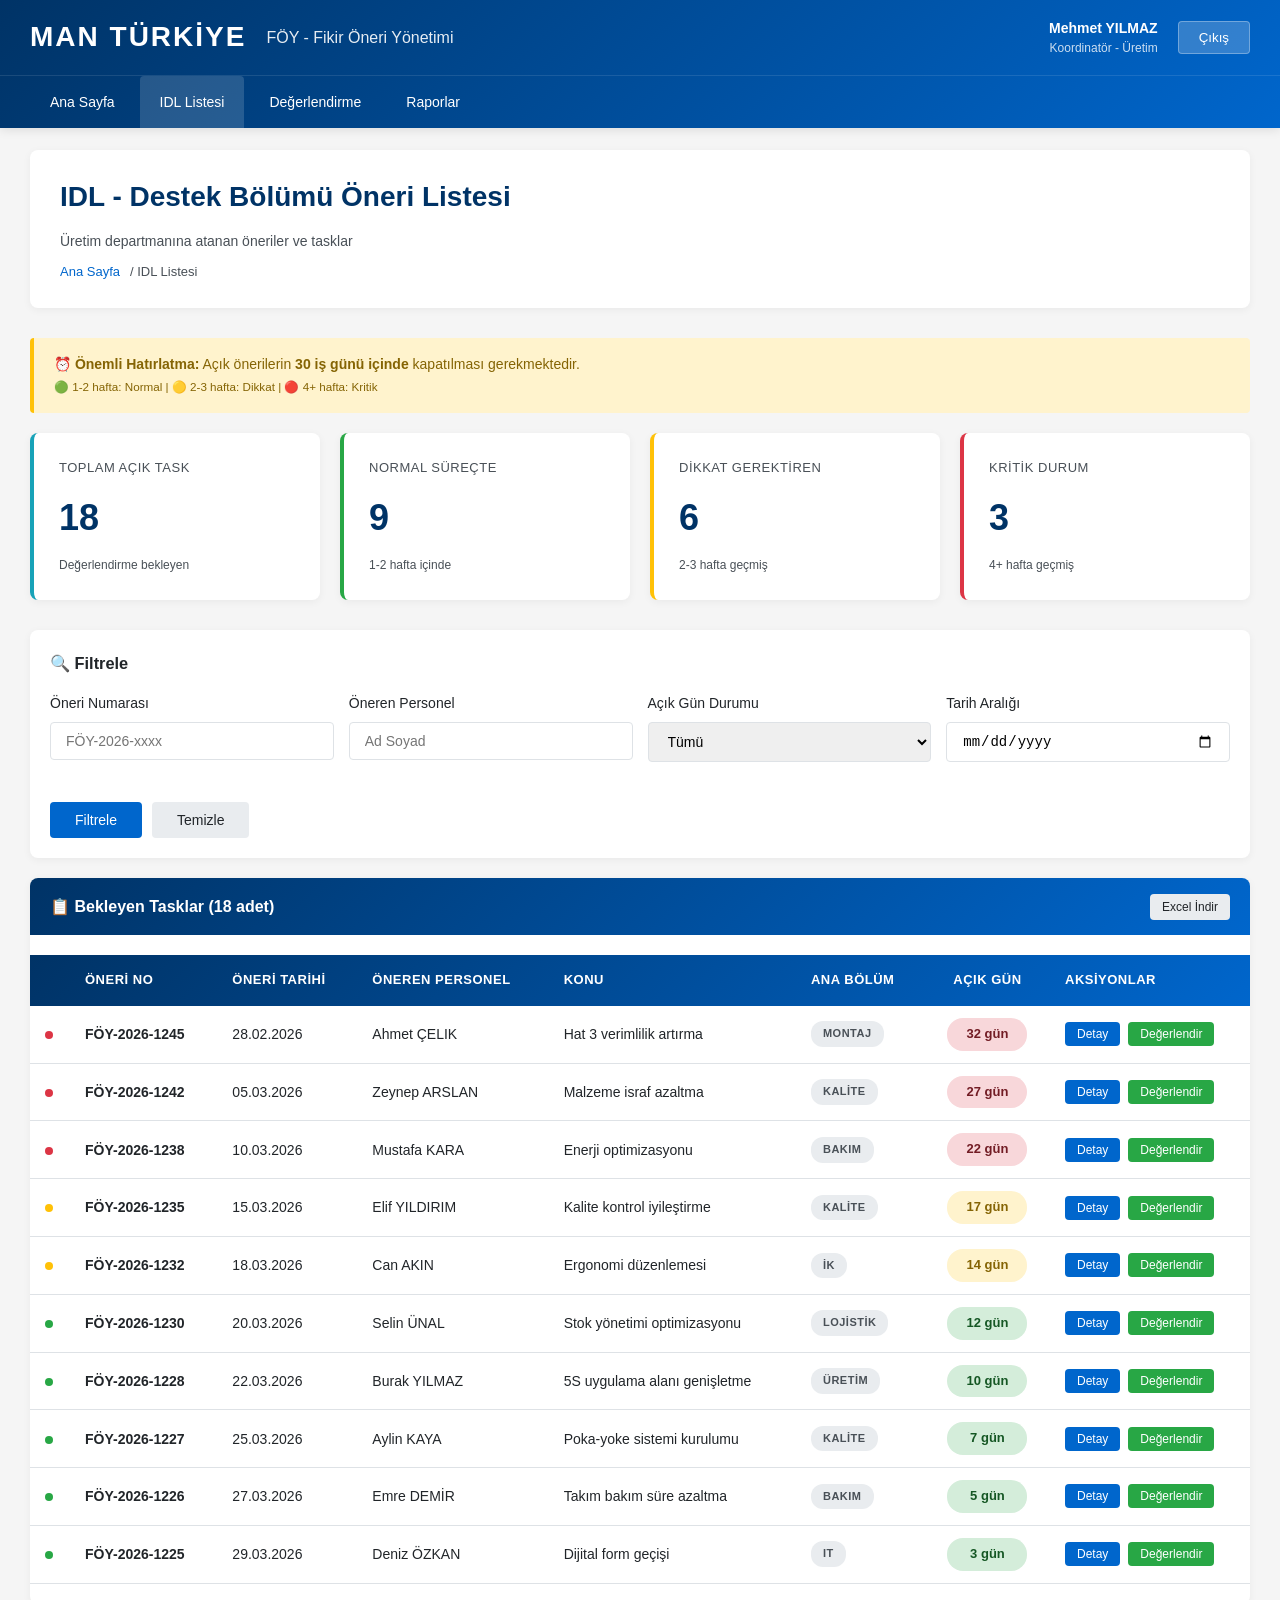
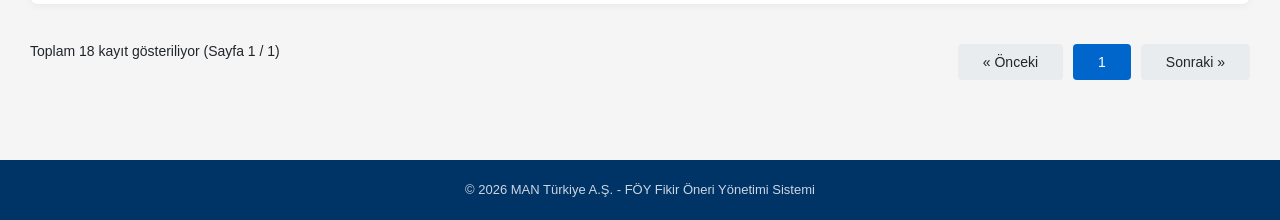
<file: koordinator/idl-listesi.html>
<!DOCTYPE html>
<html lang="tr">
<head>
    <meta charset="UTF-8">
    <meta name="viewport" content="width=device-width, initial-scale=1.0">
    <title>IDL Listesi - FÖY Sistemi</title>
    <link rel="stylesheet" href="../css/style.css">
    <style>
        .filter-section {
            background: white;
            padding: 20px;
            border-radius: 8px;
            margin-bottom: 20px;
            box-shadow: 0 2px 8px rgba(0,0,0,0.05);
        }

        .filter-grid {
            display: grid;
            grid-template-columns: repeat(auto-fit, minmax(200px, 1fr));
            gap: 15px;
            margin-bottom: 15px;
        }

        .days-cell {
            display: flex;
            align-items: center;
            gap: 8px;
        }

        .days-badge {
            padding: 6px 14px;
            border-radius: 16px;
            font-weight: 600;
            font-size: 13px;
            min-width: 80px;
            text-align: center;
        }

        .days-green {
            background-color: #d4edda;
            color: #155724;
        }

        .days-yellow {
            background-color: #fff3cd;
            color: #856404;
        }

        .days-red {
            background-color: #f8d7da;
            color: #721c24;
        }

        .priority-indicator {
            width: 8px;
            height: 8px;
            border-radius: 50%;
            display: inline-block;
        }

        .priority-high { background-color: #dc3545; }
        .priority-medium { background-color: #ffc107; }
        .priority-low { background-color: #28a745; }
    </style>
</head>
<body>
    <!-- Header -->
    <header class="header">
        <div class="header-top">
            <div class="logo-section">
                <div class="logo">MAN TÜRKİYE</div>
                <div class="system-title">FÖY - Fikir Öneri Yönetimi</div>
            </div>
            <div class="user-section">
                <div class="user-info">
                    <div class="user-name">Mehmet YILMAZ</div>
                    <div class="user-role">Koordinatör - Üretim</div>
                </div>
                <button class="logout-btn">Çıkış</button>
            </div>
        </div>
        <nav class="navigation">
            <ul class="nav-menu">
                <li><a href="giris.html">Ana Sayfa</a></li>
                <li><a href="idl-listesi.html" class="active">IDL Listesi</a></li>
                <li><a href="degerlendirme.html">Değerlendirme</a></li>
                <li><a href="raporlar.html">Raporlar</a></li>
            </ul>
        </nav>
    </header>

    <!-- Main Content -->
    <main class="main-content">
        <div class="page-header">
            <h1 class="page-title">IDL - Destek Bölümü Öneri Listesi</h1>
            <p class="page-description">Üretim departmanına atanan öneriler ve tasklar</p>
            <div class="breadcrumb">
                <a href="giris.html">Ana Sayfa</a> / IDL Listesi
            </div>
        </div>

        <!-- Önemli Uyarı -->
        <div class="alert alert-warning">
            <strong>⏰ Önemli Hatırlatma:</strong> Açık önerilerin <strong>30 iş günü içinde</strong> kapatılması gerekmektedir.
            <br><small>🟢 1-2 hafta: Normal | 🟡 2-3 hafta: Dikkat | 🔴 4+ hafta: Kritik</small>
        </div>

        <!-- Özet İstatistikler -->
        <div class="dashboard-grid">
            <div class="stat-card info">
                <div class="stat-label">Toplam Açık Task</div>
                <div class="stat-value">18</div>
                <div class="stat-description">Değerlendirme bekleyen</div>
            </div>

            <div class="stat-card success">
                <div class="stat-label">Normal Süreçte</div>
                <div class="stat-value">9</div>
                <div class="stat-description">1-2 hafta içinde</div>
            </div>

            <div class="stat-card warning">
                <div class="stat-label">Dikkat Gerektiren</div>
                <div class="stat-value">6</div>
                <div class="stat-description">2-3 hafta geçmiş</div>
            </div>

            <div class="stat-card danger">
                <div class="stat-label">Kritik Durum</div>
                <div class="stat-value">3</div>
                <div class="stat-description">4+ hafta geçmiş</div>
            </div>
        </div>

        <!-- Filtre Bölümü -->
        <div class="filter-section">
            <h3 style="margin-bottom: 15px;">🔍 Filtrele</h3>
            <div class="filter-grid">
                <div class="form-group">
                    <label class="form-label">Öneri Numarası</label>
                    <input type="text" class="form-control" placeholder="FÖY-2026-xxxx">
                </div>

                <div class="form-group">
                    <label class="form-label">Öneren Personel</label>
                    <input type="text" class="form-control" placeholder="Ad Soyad">
                </div>

                <div class="form-group">
                    <label class="form-label">Açık Gün Durumu</label>
                    <select class="form-control">
                        <option value="">Tümü</option>
                        <option value="green">Normal (1-14 gün)</option>
                        <option value="yellow">Dikkat (15-21 gün)</option>
                        <option value="red">Kritik (22+ gün)</option>
                    </select>
                </div>

                <div class="form-group">
                    <label class="form-label">Tarih Aralığı</label>
                    <input type="date" class="form-control">
                </div>
            </div>

            <div class="btn-group">
                <button class="btn btn-primary">Filtrele</button>
                <button class="btn btn-secondary">Temizle</button>
            </div>
        </div>

        <!-- Task Listesi Tablosu -->
        <div class="card">
            <div class="card-header">
                📋 Bekleyen Tasklar (18 adet)
                <div>
                    <button class="btn btn-secondary" style="font-size: 12px; padding: 6px 12px;">Excel İndir</button>
                </div>
            </div>
            <div class="card-body" style="padding: 0;">
                <div class="table-container">
                    <table>
                        <thead>
                            <tr>
                                <th style="width: 40px;"></th>
                                <th>Öneri No</th>
                                <th>Öneri Tarihi</th>
                                <th>Öneren Personel</th>
                                <th>Konu</th>
                                <th>Ana Bölüm</th>
                                <th style="text-align: center;">Açık Gün</th>
                                <th style="width: 200px;">Aksiyonlar</th>
                            </tr>
                        </thead>
                        <tbody>
                            <tr>
                                <td><span class="priority-indicator priority-high"></span></td>
                                <td><strong>FÖY-2026-1245</strong></td>
                                <td>28.02.2026</td>
                                <td>Ahmet ÇELIK</td>
                                <td>Hat 3 verimlilik artırma</td>
                                <td><span class="badge badge-secondary">Montaj</span></td>
                                <td style="text-align: center;">
                                    <div class="days-cell" style="justify-content: center;">
                                        <span class="days-badge days-red">32 gün</span>
                                    </div>
                                </td>
                                <td>
                                    <div class="table-actions">
                                        <button class="action-btn btn-primary">Detay</button>
                                        <button class="action-btn btn-success">Değerlendir</button>
                                    </div>
                                </td>
                            </tr>
                            <tr>
                                <td><span class="priority-indicator priority-high"></span></td>
                                <td><strong>FÖY-2026-1242</strong></td>
                                <td>05.03.2026</td>
                                <td>Zeynep ARSLAN</td>
                                <td>Malzeme israf azaltma</td>
                                <td><span class="badge badge-secondary">Kalite</span></td>
                                <td style="text-align: center;">
                                    <div class="days-cell" style="justify-content: center;">
                                        <span class="days-badge days-red">27 gün</span>
                                    </div>
                                </td>
                                <td>
                                    <div class="table-actions">
                                        <button class="action-btn btn-primary">Detay</button>
                                        <button class="action-btn btn-success">Değerlendir</button>
                                    </div>
                                </td>
                            </tr>
                            <tr>
                                <td><span class="priority-indicator priority-high"></span></td>
                                <td><strong>FÖY-2026-1238</strong></td>
                                <td>10.03.2026</td>
                                <td>Mustafa KARA</td>
                                <td>Enerji optimizasyonu</td>
                                <td><span class="badge badge-secondary">Bakım</span></td>
                                <td style="text-align: center;">
                                    <div class="days-cell" style="justify-content: center;">
                                        <span class="days-badge days-red">22 gün</span>
                                    </div>
                                </td>
                                <td>
                                    <div class="table-actions">
                                        <button class="action-btn btn-primary">Detay</button>
                                        <button class="action-btn btn-success">Değerlendir</button>
                                    </div>
                                </td>
                            </tr>
                            <tr>
                                <td><span class="priority-indicator priority-medium"></span></td>
                                <td><strong>FÖY-2026-1235</strong></td>
                                <td>15.03.2026</td>
                                <td>Elif YILDIRIM</td>
                                <td>Kalite kontrol iyileştirme</td>
                                <td><span class="badge badge-secondary">Kalite</span></td>
                                <td style="text-align: center;">
                                    <div class="days-cell" style="justify-content: center;">
                                        <span class="days-badge days-yellow">17 gün</span>
                                    </div>
                                </td>
                                <td>
                                    <div class="table-actions">
                                        <button class="action-btn btn-primary">Detay</button>
                                        <button class="action-btn btn-success">Değerlendir</button>
                                    </div>
                                </td>
                            </tr>
                            <tr>
                                <td><span class="priority-indicator priority-medium"></span></td>
                                <td><strong>FÖY-2026-1232</strong></td>
                                <td>18.03.2026</td>
                                <td>Can AKIN</td>
                                <td>Ergonomi düzenlemesi</td>
                                <td><span class="badge badge-secondary">İK</span></td>
                                <td style="text-align: center;">
                                    <div class="days-cell" style="justify-content: center;">
                                        <span class="days-badge days-yellow">14 gün</span>
                                    </div>
                                </td>
                                <td>
                                    <div class="table-actions">
                                        <button class="action-btn btn-primary">Detay</button>
                                        <button class="action-btn btn-success">Değerlendir</button>
                                    </div>
                                </td>
                            </tr>
                            <tr>
                                <td><span class="priority-indicator priority-low"></span></td>
                                <td><strong>FÖY-2026-1230</strong></td>
                                <td>20.03.2026</td>
                                <td>Selin ÜNAL</td>
                                <td>Stok yönetimi optimizasyonu</td>
                                <td><span class="badge badge-secondary">Lojistik</span></td>
                                <td style="text-align: center;">
                                    <div class="days-cell" style="justify-content: center;">
                                        <span class="days-badge days-green">12 gün</span>
                                    </div>
                                </td>
                                <td>
                                    <div class="table-actions">
                                        <button class="action-btn btn-primary">Detay</button>
                                        <button class="action-btn btn-success">Değerlendir</button>
                                    </div>
                                </td>
                            </tr>
                            <tr>
                                <td><span class="priority-indicator priority-low"></span></td>
                                <td><strong>FÖY-2026-1228</strong></td>
                                <td>22.03.2026</td>
                                <td>Burak YILMAZ</td>
                                <td>5S uygulama alanı genişletme</td>
                                <td><span class="badge badge-secondary">Üretim</span></td>
                                <td style="text-align: center;">
                                    <div class="days-cell" style="justify-content: center;">
                                        <span class="days-badge days-green">10 gün</span>
                                    </div>
                                </td>
                                <td>
                                    <div class="table-actions">
                                        <button class="action-btn btn-primary">Detay</button>
                                        <button class="action-btn btn-success">Değerlendir</button>
                                    </div>
                                </td>
                            </tr>
                            <tr>
                                <td><span class="priority-indicator priority-low"></span></td>
                                <td><strong>FÖY-2026-1227</strong></td>
                                <td>25.03.2026</td>
                                <td>Aylin KAYA</td>
                                <td>Poka-yoke sistemi kurulumu</td>
                                <td><span class="badge badge-secondary">Kalite</span></td>
                                <td style="text-align: center;">
                                    <div class="days-cell" style="justify-content: center;">
                                        <span class="days-badge days-green">7 gün</span>
                                    </div>
                                </td>
                                <td>
                                    <div class="table-actions">
                                        <button class="action-btn btn-primary">Detay</button>
                                        <button class="action-btn btn-success">Değerlendir</button>
                                    </div>
                                </td>
                            </tr>
                            <tr>
                                <td><span class="priority-indicator priority-low"></span></td>
                                <td><strong>FÖY-2026-1226</strong></td>
                                <td>27.03.2026</td>
                                <td>Emre DEMİR</td>
                                <td>Takım bakım süre azaltma</td>
                                <td><span class="badge badge-secondary">Bakım</span></td>
                                <td style="text-align: center;">
                                    <div class="days-cell" style="justify-content: center;">
                                        <span class="days-badge days-green">5 gün</span>
                                    </div>
                                </td>
                                <td>
                                    <div class="table-actions">
                                        <button class="action-btn btn-primary">Detay</button>
                                        <button class="action-btn btn-success">Değerlendir</button>
                                    </div>
                                </td>
                            </tr>
                            <tr>
                                <td><span class="priority-indicator priority-low"></span></td>
                                <td><strong>FÖY-2026-1225</strong></td>
                                <td>29.03.2026</td>
                                <td>Deniz ÖZKAN</td>
                                <td>Dijital form geçişi</td>
                                <td><span class="badge badge-secondary">IT</span></td>
                                <td style="text-align: center;">
                                    <div class="days-cell" style="justify-content: center;">
                                        <span class="days-badge days-green">3 gün</span>
                                    </div>
                                </td>
                                <td>
                                    <div class="table-actions">
                                        <button class="action-btn btn-primary">Detay</button>
                                        <button class="action-btn btn-success">Değerlendir</button>
                                    </div>
                                </td>
                            </tr>
                        </tbody>
                    </table>
                </div>
            </div>
        </div>

        <!-- Pagination -->
        <div style="display: flex; justify-content: space-between; align-items: center; margin-top: 20px;">
            <div>Toplam 18 kayıt gösteriliyor (Sayfa 1 / 1)</div>
            <div class="btn-group">
                <button class="btn btn-secondary" disabled>« Önceki</button>
                <button class="btn btn-primary">1</button>
                <button class="btn btn-secondary" disabled>Sonraki »</button>
            </div>
        </div>
    </main>

    <!-- Footer -->
    <footer class="footer">
        <p>&copy; 2026 MAN Türkiye A.Ş. - FÖY Fikir Öneri Yönetimi Sistemi</p>
    </footer>

    <script>
        // Değerlendir butonları
        document.querySelectorAll('.btn-success').forEach(btn => {
            btn.addEventListener('click', function() {
                const row = this.closest('tr');
                const oneriNo = row.querySelector('strong').textContent;
                window.location.href = `degerlendirme.html?no=${oneriNo}`;
            });
        });

        // Detay butonları
        document.querySelectorAll('.btn-primary').forEach(btn => {
            btn.addEventListener('click', function() {
                const row = this.closest('tr');
                const oneriNo = row.querySelector('strong').textContent;
                alert(`${oneriNo} numaralı öneri detayları gösterilecek`);
            });
        });
    </script>
</body>
</html>
</file>
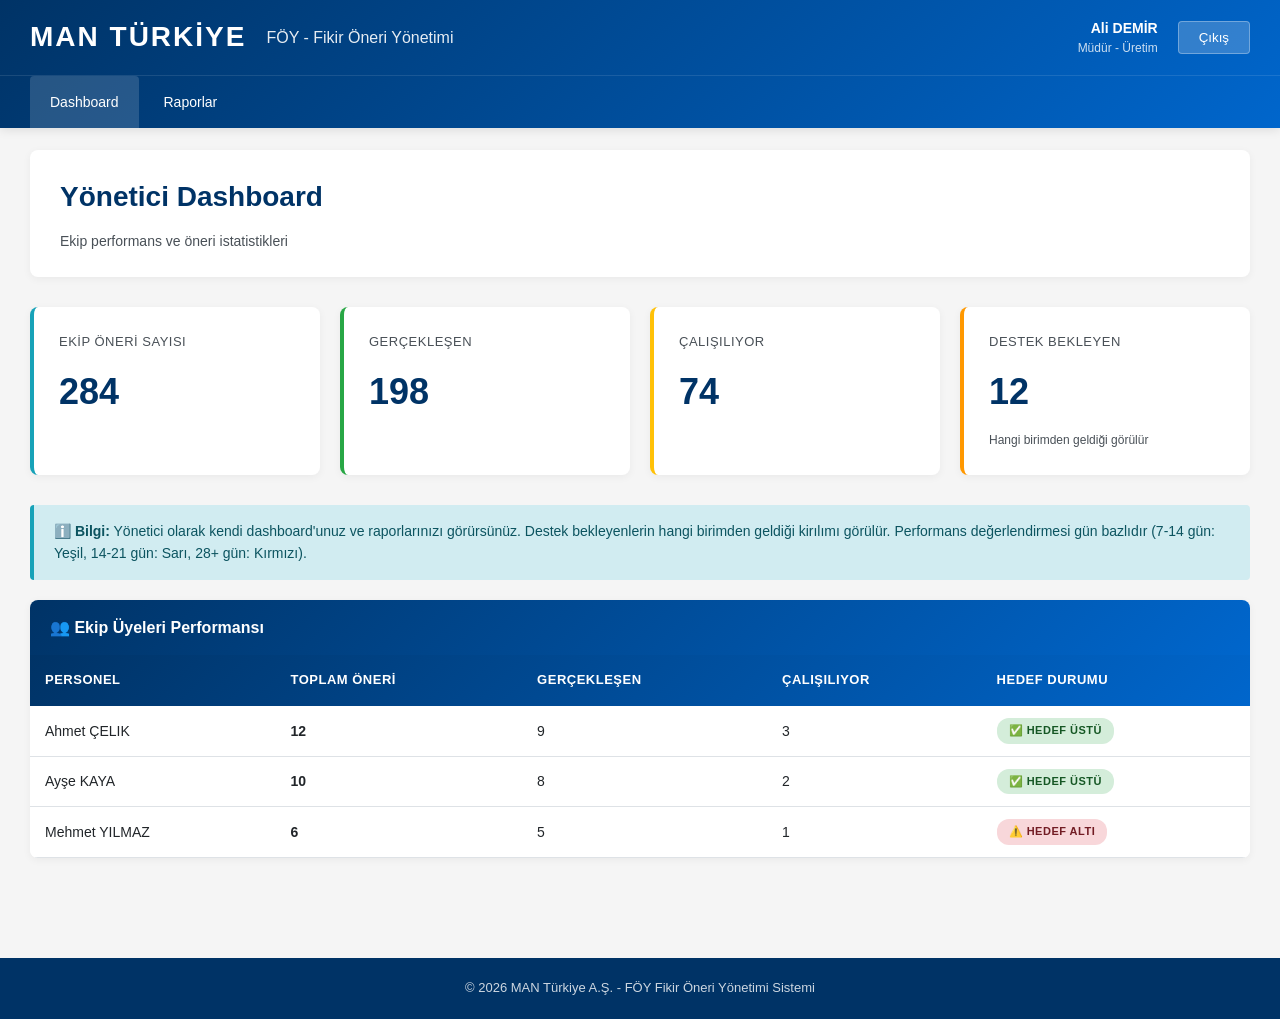
<file: yonetici/dashboard.html>
<!DOCTYPE html>
<html lang="tr">
<head>
    <meta charset="UTF-8">
    <title>Yönetici Dashboard - FÖY</title>
    <link rel="stylesheet" href="../css/style.css">
</head>
<body>
    <header class="header">
        <div class="header-top">
            <div class="logo-section">
                <div class="logo">MAN TÜRKİYE</div>
                <div class="system-title">FÖY - Fikir Öneri Yönetimi</div>
            </div>
            <div class="user-section">
                <div class="user-info">
                    <div class="user-name">Ali DEMİR</div>
                    <div class="user-role">Müdür - Üretim</div>
                </div>
                <button class="logout-btn">Çıkış</button>
            </div>
        </div>
        <nav class="navigation">
            <ul class="nav-menu">
                <li><a href="dashboard.html" class="active">Dashboard</a></li>
                <li><a href="raporlar.html">Raporlar</a></li>
            </ul>
        </nav>
    </header>

    <main class="main-content">
        <div class="page-header">
            <h1 class="page-title">Yönetici Dashboard</h1>
            <p class="page-description">Ekip performans ve öneri istatistikleri</p>
        </div>

        <div class="dashboard-grid">
            <div class="stat-card info">
                <div class="stat-label">Ekip Öneri Sayısı</div>
                <div class="stat-value">284</div>
            </div>

            <div class="stat-card success">
                <div class="stat-label">Gerçekleşen</div>
                <div class="stat-value">198</div>
            </div>

            <div class="stat-card warning">
                <div class="stat-label">Çalışılıyor</div>
                <div class="stat-value">74</div>
            </div>

            <div class="stat-card" style="border-left-color: #ff9800;">
                <div class="stat-label">Destek Bekleyen</div>
                <div class="stat-value">12</div>
                <div class="stat-description">Hangi birimden geldiği görülür</div>
            </div>
        </div>

        <div class="alert alert-info">
            <strong>ℹ️ Bilgi:</strong> Yönetici olarak kendi dashboard'unuz ve raporlarınızı görürsünüz. Destek bekleyenlerin hangi birimden geldiği kirılımı görülür. Performans değerlendirmesi gün bazlıdır (7-14 gün: Yeşil, 14-21 gün: Sarı, 28+ gün: Kırmızı).
        </div>

        <div class="card">
            <div class="card-header">👥 Ekip Üyeleri Performansı</div>
            <div class="card-body" style="padding: 0;">
                <table>
                    <thead>
                        <tr>
                            <th>Personel</th>
                            <th>Toplam Öneri</th>
                            <th>Gerçekleşen</th>
                            <th>Çalışılıyor</th>
                            <th>Hedef Durumu</th>
                        </tr>
                    </thead>
                    <tbody>
                        <tr>
                            <td>Ahmet ÇELIK</td>
                            <td><strong>12</strong></td>
                            <td>9</td>
                            <td>3</td>
                            <td><span class="badge badge-success">✅ Hedef Üstü</span></td>
                        </tr>
                        <tr>
                            <td>Ayşe KAYA</td>
                            <td><strong>10</strong></td>
                            <td>8</td>
                            <td>2</td>
                            <td><span class="badge badge-success">✅ Hedef Üstü</span></td>
                        </tr>
                        <tr>
                            <td>Mehmet YILMAZ</td>
                            <td><strong>6</strong></td>
                            <td>5</td>
                            <td>1</td>
                            <td><span class="badge badge-danger">⚠️ Hedef Altı</span></td>
                        </tr>
                    </tbody>
                </table>
            </div>
        </div>
    </main>

    <footer class="footer">
        <p>&copy; 2026 MAN Türkiye A.Ş. - FÖY Fikir Öneri Yönetimi Sistemi</p>
    </footer>
</body>
</html>
</file>
<file: css/style.css>
/* =================================================================
   MAN TÜRKİYE - FÖY SİSTEMİ
   Ortak Stil Dosyası
   ================================================================= */

:root {
    --primary-color: #003366;
    --secondary-color: #0066cc;
    --accent-color: #ff6600;
    --success-color: #28a745;
    --warning-color: #ffc107;
    --danger-color: #dc3545;
    --info-color: #17a2b8;
    --light-gray: #f8f9fa;
    --medium-gray: #e9ecef;
    --dark-gray: #495057;
    --text-color: #212529;
    --border-color: #dee2e6;
}

* {
    margin: 0;
    padding: 0;
    box-sizing: border-box;
}

body {
    font-family: 'Segoe UI', Tahoma, Geneva, Verdana, sans-serif;
    font-size: 14px;
    line-height: 1.6;
    color: var(--text-color);
    background-color: #f5f5f5;
}

/* =================================================================
   HEADER & NAVIGATION
   ================================================================= */

.header {
    background: linear-gradient(135deg, var(--primary-color) 0%, var(--secondary-color) 100%);
    color: white;
    padding: 0;
    box-shadow: 0 2px 10px rgba(0,0,0,0.1);
    position: fixed;
    top: 0;
    left: 0;
    right: 0;
    z-index: 1000;
}

.header-top {
    display: flex;
    justify-content: space-between;
    align-items: center;
    padding: 15px 30px;
    border-bottom: 1px solid rgba(255,255,255,0.1);
}

.logo-section {
    display: flex;
    align-items: center;
    gap: 20px;
}

.logo {
    font-size: 28px;
    font-weight: 700;
    letter-spacing: 2px;
}

.system-title {
    font-size: 16px;
    font-weight: 300;
    opacity: 0.9;
}

.user-section {
    display: flex;
    align-items: center;
    gap: 20px;
}

.user-info {
    text-align: right;
}

.user-name {
    font-weight: 600;
    font-size: 14px;
}

.user-role {
    font-size: 12px;
    opacity: 0.8;
}

.logout-btn {
    background-color: rgba(255,255,255,0.2);
    color: white;
    border: 1px solid rgba(255,255,255,0.3);
    padding: 8px 20px;
    border-radius: 4px;
    cursor: pointer;
    transition: all 0.3s;
}

.logout-btn:hover {
    background-color: rgba(255,255,255,0.3);
}

.navigation {
    padding: 0 30px;
}

.nav-menu {
    list-style: none;
    display: flex;
    gap: 5px;
}

.nav-menu li {
    position: relative;
}

.nav-menu a {
    color: white;
    text-decoration: none;
    padding: 15px 20px;
    display: block;
    transition: background-color 0.3s;
    border-radius: 4px 4px 0 0;
}

.nav-menu a:hover,
.nav-menu a.active {
    background-color: rgba(255,255,255,0.15);
}

/* =================================================================
   MAIN CONTENT
   ================================================================= */

.main-content {
    margin-top: 120px;
    padding: 30px;
    min-height: calc(100vh - 200px);
}

.page-header {
    background: white;
    padding: 25px 30px;
    border-radius: 8px;
    margin-bottom: 30px;
    box-shadow: 0 2px 8px rgba(0,0,0,0.05);
}

.page-title {
    font-size: 28px;
    color: var(--primary-color);
    margin-bottom: 10px;
    font-weight: 600;
}

.page-description {
    color: var(--dark-gray);
    font-size: 14px;
}

.breadcrumb {
    display: flex;
    gap: 10px;
    font-size: 13px;
    color: var(--dark-gray);
    margin-top: 10px;
}

.breadcrumb a {
    color: var(--secondary-color);
    text-decoration: none;
}

.breadcrumb a:hover {
    text-decoration: underline;
}

/* =================================================================
   CARDS & PANELS
   ================================================================= */

.card {
    background: white;
    border-radius: 8px;
    box-shadow: 0 2px 8px rgba(0,0,0,0.05);
    overflow: hidden;
    margin-bottom: 20px;
}

.card-header {
    background: linear-gradient(135deg, var(--primary-color) 0%, var(--secondary-color) 100%);
    color: white;
    padding: 15px 20px;
    font-weight: 600;
    font-size: 16px;
    display: flex;
    justify-content: space-between;
    align-items: center;
}

.card-body {
    padding: 25px;
}

.dashboard-grid {
    display: grid;
    grid-template-columns: repeat(auto-fit, minmax(280px, 1fr));
    gap: 20px;
    margin-bottom: 30px;
}

.stat-card {
    background: white;
    border-radius: 8px;
    padding: 25px;
    box-shadow: 0 2px 8px rgba(0,0,0,0.05);
    border-left: 4px solid var(--secondary-color);
    transition: transform 0.3s, box-shadow 0.3s;
}

.stat-card:hover {
    transform: translateY(-5px);
    box-shadow: 0 4px 16px rgba(0,0,0,0.1);
}

.stat-card.success {
    border-left-color: var(--success-color);
}

.stat-card.warning {
    border-left-color: var(--warning-color);
}

.stat-card.danger {
    border-left-color: var(--danger-color);
}

.stat-card.info {
    border-left-color: var(--info-color);
}

.stat-label {
    color: var(--dark-gray);
    font-size: 13px;
    font-weight: 500;
    text-transform: uppercase;
    letter-spacing: 0.5px;
}

.stat-value {
    font-size: 36px;
    font-weight: 700;
    color: var(--primary-color);
    margin: 10px 0;
}

.stat-description {
    font-size: 12px;
    color: var(--dark-gray);
}

/* =================================================================
   FORMS
   ================================================================= */

.form-group {
    margin-bottom: 20px;
}

.form-label {
    display: block;
    margin-bottom: 8px;
    font-weight: 500;
    color: var(--text-color);
}

.form-label.required::after {
    content: " *";
    color: var(--danger-color);
}

.form-control {
    width: 100%;
    padding: 10px 15px;
    border: 1px solid var(--border-color);
    border-radius: 4px;
    font-size: 14px;
    transition: border-color 0.3s, box-shadow 0.3s;
}

.form-control:focus {
    outline: none;
    border-color: var(--secondary-color);
    box-shadow: 0 0 0 3px rgba(0,102,204,0.1);
}

.form-control:disabled {
    background-color: var(--light-gray);
    cursor: not-allowed;
}

select.form-control {
    cursor: pointer;
}

textarea.form-control {
    resize: vertical;
    min-height: 100px;
}

.form-row {
    display: grid;
    grid-template-columns: repeat(auto-fit, minmax(250px, 1fr));
    gap: 20px;
}

.form-help {
    font-size: 12px;
    color: var(--dark-gray);
    margin-top: 5px;
}

.checkbox-group,
.radio-group {
    display: flex;
    flex-direction: column;
    gap: 10px;
}

.checkbox-item,
.radio-item {
    display: flex;
    align-items: center;
    gap: 10px;
}

/* =================================================================
   BUTTONS
   ================================================================= */

.btn {
    display: inline-block;
    padding: 10px 25px;
    border: none;
    border-radius: 4px;
    font-size: 14px;
    font-weight: 500;
    cursor: pointer;
    transition: all 0.3s;
    text-decoration: none;
    text-align: center;
}

.btn-primary {
    background-color: var(--secondary-color);
    color: white;
}

.btn-primary:hover {
    background-color: var(--primary-color);
}

.btn-success {
    background-color: var(--success-color);
    color: white;
}

.btn-success:hover {
    background-color: #218838;
}

.btn-warning {
    background-color: var(--warning-color);
    color: var(--text-color);
}

.btn-warning:hover {
    background-color: #e0a800;
}

.btn-danger {
    background-color: var(--danger-color);
    color: white;
}

.btn-danger:hover {
    background-color: #c82333;
}

.btn-secondary {
    background-color: var(--medium-gray);
    color: var(--text-color);
}

.btn-secondary:hover {
    background-color: var(--border-color);
}

.btn-group {
    display: flex;
    gap: 10px;
    margin-top: 20px;
}

/* =================================================================
   TABLES
   ================================================================= */

.table-container {
    overflow-x: auto;
    margin: 20px 0;
}

table {
    width: 100%;
    border-collapse: collapse;
    background: white;
}

thead {
    background: linear-gradient(135deg, var(--primary-color) 0%, var(--secondary-color) 100%);
    color: white;
}

th {
    padding: 15px;
    text-align: left;
    font-weight: 600;
    font-size: 13px;
    text-transform: uppercase;
    letter-spacing: 0.5px;
}

td {
    padding: 12px 15px;
    border-bottom: 1px solid var(--border-color);
}

tbody tr:hover {
    background-color: var(--light-gray);
}

.table-actions {
    display: flex;
    gap: 8px;
}

.action-btn {
    padding: 5px 12px;
    border-radius: 4px;
    font-size: 12px;
    border: none;
    cursor: pointer;
    transition: all 0.3s;
}

/* =================================================================
   BADGES & STATUS
   ================================================================= */

.badge {
    display: inline-block;
    padding: 4px 12px;
    border-radius: 12px;
    font-size: 11px;
    font-weight: 600;
    text-transform: uppercase;
    letter-spacing: 0.5px;
}

.badge-success {
    background-color: #d4edda;
    color: #155724;
}

.badge-warning {
    background-color: #fff3cd;
    color: #856404;
}

.badge-danger {
    background-color: #f8d7da;
    color: #721c24;
}

.badge-info {
    background-color: #d1ecf1;
    color: #0c5460;
}

.badge-secondary {
    background-color: var(--medium-gray);
    color: var(--dark-gray);
}

.status-green {
    color: var(--success-color);
    font-weight: 600;
}

.status-yellow {
    color: var(--warning-color);
    font-weight: 600;
}

.status-red {
    color: var(--danger-color);
    font-weight: 600;
}

/* =================================================================
   ALERTS & NOTIFICATIONS
   ================================================================= */

.alert {
    padding: 15px 20px;
    border-radius: 4px;
    margin-bottom: 20px;
    border-left: 4px solid;
}

.alert-info {
    background-color: #d1ecf1;
    border-color: var(--info-color);
    color: #0c5460;
}

.alert-success {
    background-color: #d4edda;
    border-color: var(--success-color);
    color: #155724;
}

.alert-warning {
    background-color: #fff3cd;
    border-color: var(--warning-color);
    color: #856404;
}

.alert-danger {
    background-color: #f8d7da;
    border-color: var(--danger-color);
    color: #721c24;
}

/* =================================================================
   MODAL
   ================================================================= */

.modal {
    display: none;
    position: fixed;
    top: 0;
    left: 0;
    width: 100%;
    height: 100%;
    background-color: rgba(0,0,0,0.5);
    z-index: 2000;
    justify-content: center;
    align-items: center;
}

.modal.active {
    display: flex;
}

.modal-content {
    background: white;
    border-radius: 8px;
    width: 90%;
    max-width: 600px;
    max-height: 90vh;
    overflow-y: auto;
    box-shadow: 0 10px 40px rgba(0,0,0,0.3);
}

.modal-header {
    padding: 20px 25px;
    border-bottom: 1px solid var(--border-color);
    display: flex;
    justify-content: space-between;
    align-items: center;
}

.modal-title {
    font-size: 20px;
    font-weight: 600;
    color: var(--primary-color);
}

.modal-close {
    background: none;
    border: none;
    font-size: 28px;
    cursor: pointer;
    color: var(--dark-gray);
    line-height: 1;
}

.modal-body {
    padding: 25px;
}

.modal-footer {
    padding: 20px 25px;
    border-top: 1px solid var(--border-color);
    display: flex;
    justify-content: flex-end;
    gap: 10px;
}

/* =================================================================
   FOOTER
   ================================================================= */

.footer {
    background-color: var(--primary-color);
    color: white;
    text-align: center;
    padding: 20px;
    margin-top: 50px;
}

.footer p {
    font-size: 13px;
    opacity: 0.8;
}

/* =================================================================
   UTILITIES
   ================================================================= */

.text-center { text-align: center; }
.text-right { text-align: right; }
.text-left { text-align: left; }

.mt-10 { margin-top: 10px; }
.mt-20 { margin-top: 20px; }
.mt-30 { margin-top: 30px; }
.mb-10 { margin-bottom: 10px; }
.mb-20 { margin-bottom: 20px; }
.mb-30 { margin-bottom: 30px; }

.p-10 { padding: 10px; }
.p-20 { padding: 20px; }
.p-30 { padding: 30px; }

.d-flex { display: flex; }
.justify-between { justify-content: space-between; }
.align-center { align-items: center; }
.gap-10 { gap: 10px; }
.gap-20 { gap: 20px; }

.w-100 { width: 100%; }
.h-100 { height: 100%; }

/* =================================================================
   RESPONSIVE
   ================================================================= */

@media (max-width: 768px) {
    .header-top {
        flex-direction: column;
        gap: 15px;
    }

    .nav-menu {
        flex-direction: column;
        gap: 0;
    }

    .main-content {
        padding: 15px;
        margin-top: 180px;
    }

    .dashboard-grid {
        grid-template-columns: 1fr;
    }

    .form-row {
        grid-template-columns: 1fr;
    }
}
</file>
